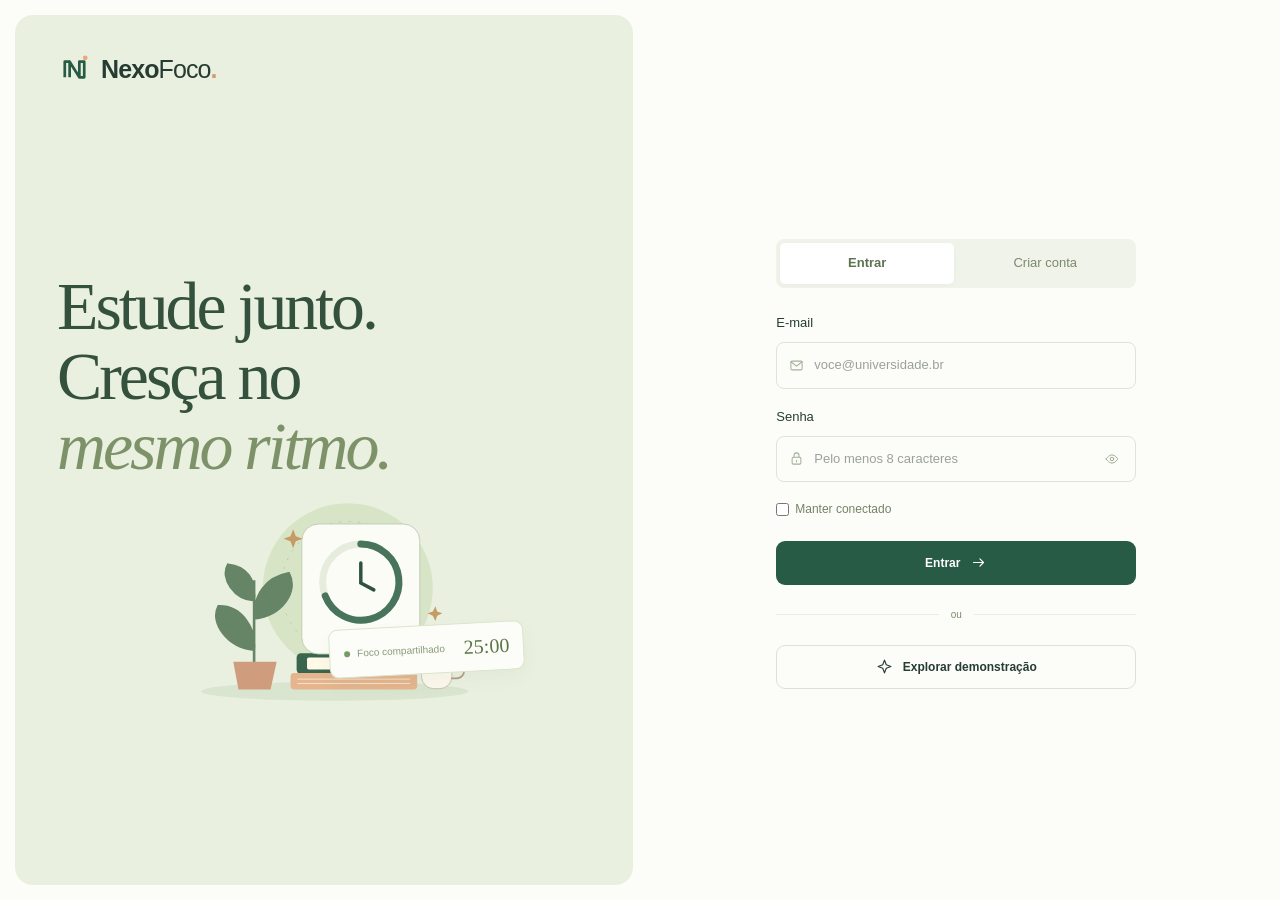
<file: frontend/index.html>
<!DOCTYPE html>
<html lang="pt-BR">
<head>
  <meta charset="UTF-8">
  <meta name="viewport" content="width=device-width, initial-scale=1.0">
  <title>NexoFoco · Seu ritmo, em boa companhia</title>
  <link rel="icon" href="assets/favicon.svg" type="image/svg+xml">
  <link rel="stylesheet" href="css/style.css">
</head>
<body>
  <a class="skip-link" href="#conteudo">Pular para o conteúdo</a>
  <main class="access-page" id="conteudo" tabindex="-1">
    <section class="access-story">
      <a class="brand" href="index.html"><span class="brand-symbol"><svg viewBox="0 0 36 36" fill="none" aria-hidden="true"><path d="M8 26V10h5l10 16V10h5v16h-5L13 10v16" stroke="currentColor" stroke-width="2.8" stroke-linejoin="round"/><circle cx="29" cy="6" r="2.5" fill="#eda77e"/></svg></span><span>Nexo<span class="brand-focus">Foco</span><span class="brand-dot">.</span></span></a>
      <div class="access-story-content">
        <h1>Estude junto.<br>Cresça no<br><em>mesmo ritmo.</em></h1>
        <div class="access-art">
          <img class="focus-art" src="assets/focus-art.svg" alt="">
          <div class="floating-study"><span class="dot green"></span>Foco compartilhado<span class="floating-time">25:00</span></div>
        </div>
      </div>
    </section>

    <section class="access-form">
      <div class="access-form-inner">
              <div class="auth-tabs">
          <button type="button" id="aba-entrar" class="selected">Entrar</button>
          <button type="button" id="aba-criar">Criar conta</button>
        </div>

        <!-- Se os campos estiverem certos, o formulário é enviado e o navegador abre o dashboard.html -->
        <form id="form-acesso" action="dashboard.html" method="post" novalidate>
          <label class="field escondido" id="campo-nome">Nome completo
            <input id="nome" name="nome" placeholder="Seu nome">
            <span id="erro-nome" class="field-error"></span>
          </label>
          <label class="field">E-mail
            <div class="input-icon"><svg class="icon" viewBox="0 0 24 24" aria-hidden="true"><rect x="3" y="5" width="18" height="14" rx="2"/><path d="m3 6 9 7 9-7"/></svg><input id="email" name="email" type="email" placeholder="voce@universidade.br"></div>
            <span id="erro-email" class="field-error"></span>
          </label>
          <label class="field">Senha
            <div class="input-icon"><svg class="icon" viewBox="0 0 24 24" aria-hidden="true"><rect x="5" y="10" width="14" height="11" rx="2"/><path d="M8 10V7a4 4 0 0 1 8 0v3m-4 5v2"/></svg><input id="senha" name="senha" type="password" placeholder="Pelo menos 8 caracteres"><button type="button" class="icon-btn" id="mostrar-senha" aria-label="Mostrar senha"><svg class="icon" viewBox="0 0 24 24" aria-hidden="true"><path d="M2 12s4-7 10-7 10 7 10 7-4 7-10 7S2 12 2 12Z"/><circle cx="12" cy="12" r="3"/></svg></button></div>
            <span id="erro-senha" class="field-error"></span>
          </label>
          <label class="remember" id="lembrar"><input name="lembrar" type="checkbox">Manter conectado</label>
          <button class="btn btn-primary full" type="submit"><span id="texto-botao">Entrar</span><svg class="icon" viewBox="0 0 24 24" aria-hidden="true"><path d="M5 12h14m-5-5 5 5-5 5"/></svg></button>
        </form>

        <div class="auth-divider"><span>ou</span></div>
        <a class="btn btn-outline full" href="dashboard.html"><svg class="icon" viewBox="0 0 24 24" aria-hidden="true"><path d="m12 3 2.5 6.5L21 12l-6.5 2.5L12 21l-2.5-6.5L3 12l6.5-2.5Z"/></svg>Explorar demonstração</a>
      </div>
    </section>
  </main>

  <script src="js/acesso.js"></script>
</body>
</html>
</file>
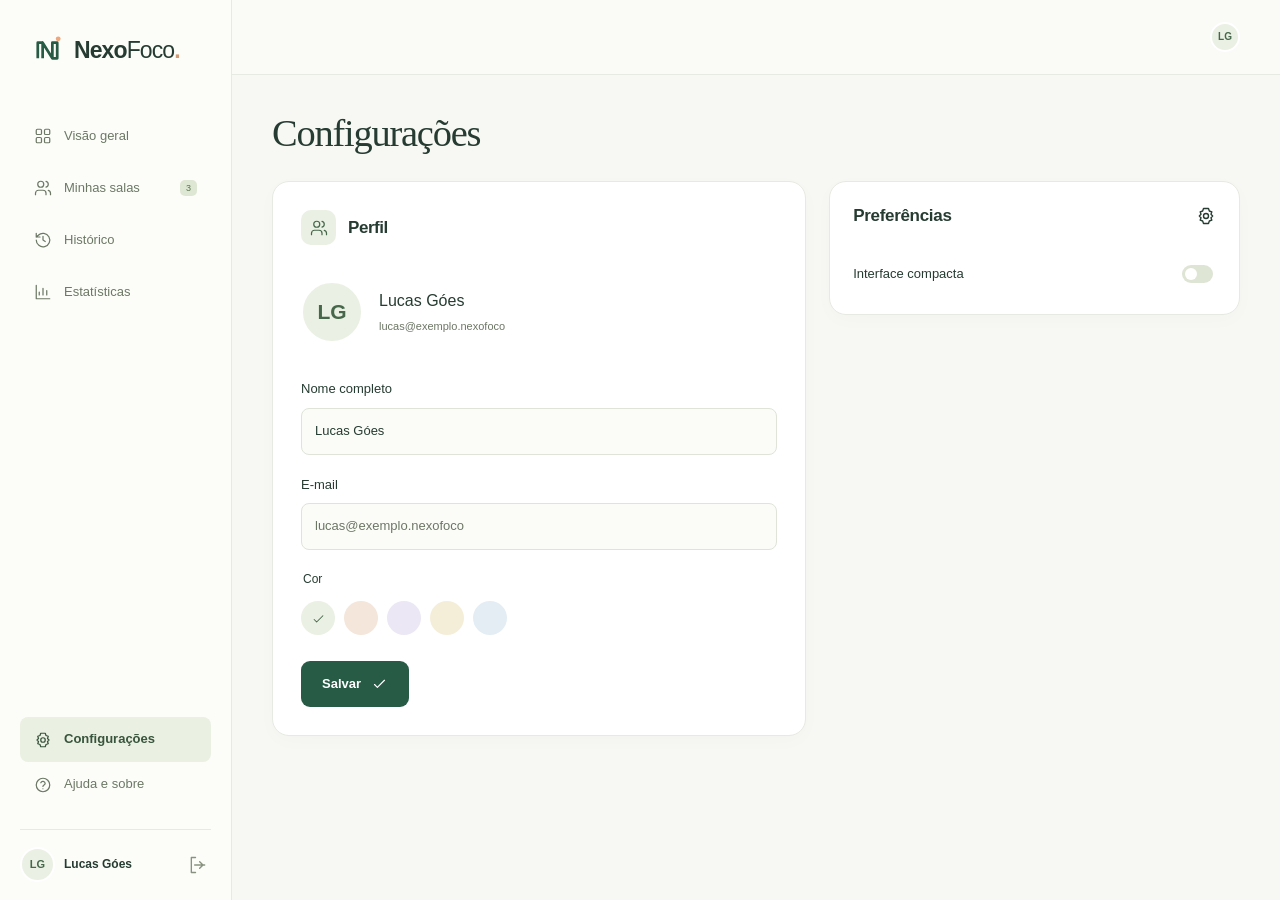
<file: frontend/configuracoes.html>
<!DOCTYPE html>
<html lang="pt-BR">
<head>
  <meta charset="UTF-8">
  <meta name="viewport" content="width=device-width, initial-scale=1.0">
  <title>NexoFoco · Configurações</title>
  <link rel="icon" href="assets/favicon.svg" type="image/svg+xml">
  <link rel="stylesheet" href="css/style.css">
</head>
<body>
  <a class="skip-link" href="#conteudo">Pular para o conteúdo</a>
  <div class="app-shell">
    <!-- Barra lateral: igual em todas as páginas, muda só o item marcado com a classe active -->
    <aside class="sidebar" id="sidebar">
      <a class="brand" href="dashboard.html" aria-label="NexoFoco, início"><span class="brand-symbol"><svg viewBox="0 0 36 36" fill="none" aria-hidden="true"><path d="M8 26V10h5l10 16V10h5v16h-5L13 10v16" stroke="currentColor" stroke-width="2.8" stroke-linejoin="round"/><circle cx="29" cy="6" r="2.5" fill="#eda77e"/></svg></span><span>Nexo<span class="brand-focus">Foco</span><span class="brand-dot">.</span></span></a>
      <nav aria-label="Navegação principal">
        <a class="nav-item" href="dashboard.html"><svg class="icon" viewBox="0 0 24 24" aria-hidden="true"><rect x="3" y="3" width="7" height="7" rx="1.5"/><rect x="14" y="3" width="7" height="7" rx="1.5"/><rect x="3" y="14" width="7" height="7" rx="1.5"/><rect x="14" y="14" width="7" height="7" rx="1.5"/></svg><span>Visão geral</span></a>
        <a class="nav-item" href="salas.html"><svg class="icon" viewBox="0 0 24 24" aria-hidden="true"><path d="M16 21v-2a4 4 0 0 0-4-4H6a4 4 0 0 0-4 4v2m20 0v-2a4 4 0 0 0-3-3.87"/><circle cx="9" cy="7" r="4"/><path d="M16 3.13a4 4 0 0 1 0 7.75"/></svg><span>Minhas salas</span><span class="nav-count">3</span></a>
        <a class="nav-item" href="historico.html"><svg class="icon" viewBox="0 0 24 24" aria-hidden="true"><path d="M3 12a9 9 0 1 0 2.7-6.4L3 8m0-5v5h5m4-1v5l3 2"/></svg><span>Histórico</span></a>
        <a class="nav-item" href="estatisticas.html"><svg class="icon" viewBox="0 0 24 24" aria-hidden="true"><path d="M3 3v18h18M7 16v-4m5 4V7m5 9v-6"/></svg><span>Estatísticas</span></a>
      </nav>
      <div class="sidebar-bottom">
        <a class="nav-item active" href="configuracoes.html"><svg class="icon" viewBox="0 0 24 24" aria-hidden="true"><path d="m9 3-1 3-3 1 1 3-2 2 2 2-1 3 3 1 1 3h6l1-3 3-1-1-3 2-2-2-2 1-3-3-1-1-3Z"/><circle cx="12" cy="12" r="3"/></svg><span>Configurações</span></a>
        <button class="nav-item" id="botao-ajuda"><svg class="icon" viewBox="0 0 24 24" aria-hidden="true"><circle cx="12" cy="12" r="9"/><path d="M9.1 9a3 3 0 0 1 5.8 1c0 2-3 2-3 4m0 3h.01"/></svg><span>Ajuda e sobre</span></button>
        <div class="sidebar-profile">
          <span class="avatar green perfil-avatar">LG</span>
          <div><strong class="perfil-nome">Lucas Góes</strong></div>
          <a class="icon-btn" href="index.html" aria-label="Sair da conta"><svg class="icon" viewBox="0 0 24 24" aria-hidden="true"><path d="M9 21H4V3h5m5 5 4 4-4 4m-6-4h12"/></svg></a>
        </div>
      </div>
    </aside>

    <div class="workspace">
      <header class="topbar">
        <div class="breadcrumbs">
          <button class="icon-btn mobile-menu" id="botao-menu" aria-label="Abrir navegação"><svg class="icon" viewBox="0 0 24 24" aria-hidden="true"><path d="M4 6h16M4 12h16M4 18h16"/></svg></button>
        </div>
        <div class="topbar-right">
          <a href="configuracoes.html" class="profile-link" aria-label="Meu perfil"><span class="avatar small green perfil-avatar">LG</span></a>
        </div>
      </header>

      <main class="main-content" id="conteudo" tabindex="-1">
        <div class="page-heading"><div><h1>Configurações</h1></div></div>

        <div class="settings-layout">
          <section class="panel form-panel">
            <div class="panel-title"><span class="icon-tile green"><svg class="icon" viewBox="0 0 24 24" aria-hidden="true"><path d="M16 21v-2a4 4 0 0 0-4-4H6a4 4 0 0 0-4 4v2m20 0v-2a4 4 0 0 0-3-3.87"/><circle cx="9" cy="7" r="4"/><path d="M16 3.13a4 4 0 0 1 0 7.75"/></svg></span><div><h2>Perfil</h2></div></div>
            <div class="profile-preview"><span class="avatar big green perfil-avatar">LG</span><div><strong class="perfil-nome">Lucas Góes</strong><span>lucas@exemplo.nexofoco</span></div></div>
            <form id="form-perfil" novalidate>
              <label class="field">Nome completo
                <input id="nome-perfil" name="nome" value="Lucas Góes" maxlength="60">
                <span id="erro-perfil" class="field-error"></span>
              </label>
              <label class="field">E-mail<input type="email" value="lucas@exemplo.nexofoco" disabled></label>
              <!-- Ao escolher uma cor, configuracoes.js troca a classe de cor dos avatares -->
              <fieldset class="color-options">
                <legend>Cor</legend>
                <label class="green"><input type="radio" name="cor" value="green" checked><span><svg class="icon" viewBox="0 0 24 24" aria-hidden="true"><path d="m5 12 4 4L19 6"/></svg><span class="sr-only">Verde</span></span></label>
                <label class="peach"><input type="radio" name="cor" value="peach"><span><svg class="icon" viewBox="0 0 24 24" aria-hidden="true"><path d="m5 12 4 4L19 6"/></svg><span class="sr-only">Pêssego</span></span></label>
                <label class="purple"><input type="radio" name="cor" value="purple"><span><svg class="icon" viewBox="0 0 24 24" aria-hidden="true"><path d="m5 12 4 4L19 6"/></svg><span class="sr-only">Lilás</span></span></label>
                <label class="yellow"><input type="radio" name="cor" value="yellow"><span><svg class="icon" viewBox="0 0 24 24" aria-hidden="true"><path d="m5 12 4 4L19 6"/></svg><span class="sr-only">Amarelo</span></span></label>
                <label class="blue"><input type="radio" name="cor" value="blue"><span><svg class="icon" viewBox="0 0 24 24" aria-hidden="true"><path d="m5 12 4 4L19 6"/></svg><span class="sr-only">Azul</span></span></label>
              </fieldset>
              <p class="notice escondido" id="mensagem-perfil"><svg class="icon" viewBox="0 0 24 24" aria-hidden="true"><path d="m5 12 4 4L19 6"/></svg>Perfil atualizado!</p>
              <button class="btn btn-primary" type="submit">Salvar<svg class="icon" viewBox="0 0 24 24" aria-hidden="true"><path d="m5 12 4 4L19 6"/></svg></button>
            </form>
          </section>
          <aside>
            <section class="panel">
              <div class="section-heading"><h2>Preferências</h2><svg class="icon" viewBox="0 0 24 24" aria-hidden="true"><path d="m9 3-1 3-3 1 1 3-2 2 2 2-1 3 3 1 1 3h6l1-3 3-1-1-3 2-2-2-2 1-3-3-1-1-3Z"/><circle cx="12" cy="12" r="3"/></svg></div>
              <label class="setting-toggle"><span><strong>Interface compacta</strong></span><input id="modo-compacto" type="checkbox"></label>
            </section>
          </aside>
        </div>
      </main>
    </div>
  </div>

  <!-- Janela "Ajuda e sobre": aparece quando comum.js remove a classe escondido -->
  <div class="modal escondido" id="modal-ajuda">
    <div class="modal-box">
      <div class="modal-header">
        <h2>Como funciona</h2>
        <button class="icon-btn fechar-modal" aria-label="Fechar"><svg class="icon" viewBox="0 0 24 24" aria-hidden="true"><path d="m6 6 12 12M6 18 18 6"/></svg></button>
      </div>
      <ol class="help-steps">
        <li>Crie uma sala e defina os tempos.</li>
        <li>Compartilhe o código com o grupo.</li>
        <li>Adicione metas e marque que está pronto.</li>
        <li>Consulte o resumo ao final.</li>
      </ol>
      <p class="muted">Projeto acadêmico INF321<br>Otávio Silva Bitencourt · Mateus José Dias · Lucas Carvalho de Góes</p>
      <div class="modal-actions">
        <button class="btn btn-outline fechar-modal">Voltar</button>
      </div>
    </div>
  </div>

  <script src="js/comum.js"></script>
  <script src="js/configuracoes.js"></script>
</body>
</html>
</file>
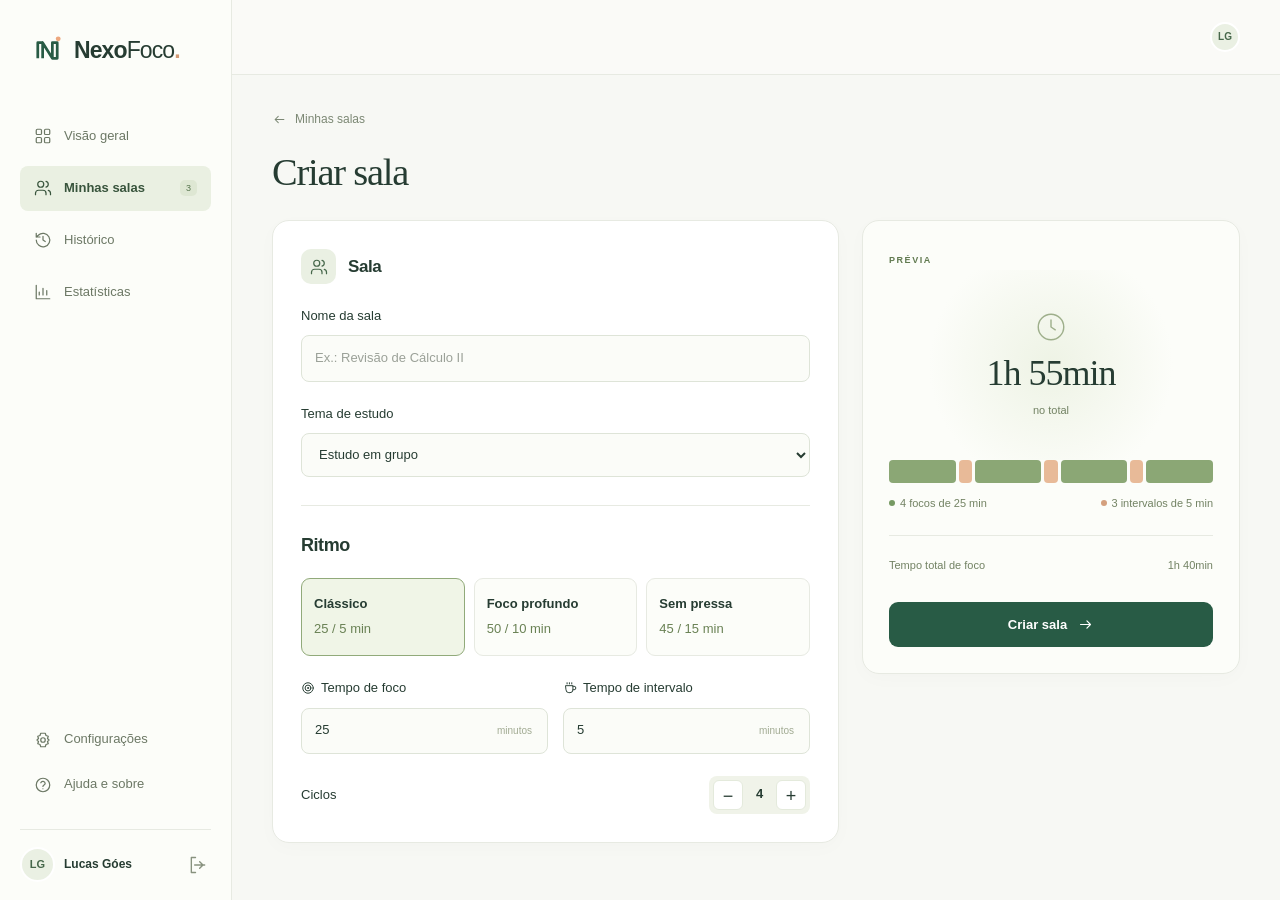
<file: frontend/criar.html>
<!DOCTYPE html>
<html lang="pt-BR">
<head>
  <meta charset="UTF-8">
  <meta name="viewport" content="width=device-width, initial-scale=1.0">
  <title>NexoFoco · Criar sala</title>
  <link rel="icon" href="assets/favicon.svg" type="image/svg+xml">
  <link rel="stylesheet" href="css/style.css">
</head>
<body>
  <a class="skip-link" href="#conteudo">Pular para o conteúdo</a>
  <div class="app-shell">
    <!-- Barra lateral: igual em todas as páginas, muda só o item marcado com a classe active -->
    <aside class="sidebar" id="sidebar">
      <a class="brand" href="dashboard.html" aria-label="NexoFoco, início"><span class="brand-symbol"><svg viewBox="0 0 36 36" fill="none" aria-hidden="true"><path d="M8 26V10h5l10 16V10h5v16h-5L13 10v16" stroke="currentColor" stroke-width="2.8" stroke-linejoin="round"/><circle cx="29" cy="6" r="2.5" fill="#eda77e"/></svg></span><span>Nexo<span class="brand-focus">Foco</span><span class="brand-dot">.</span></span></a>
      <nav aria-label="Navegação principal">
        <a class="nav-item" href="dashboard.html"><svg class="icon" viewBox="0 0 24 24" aria-hidden="true"><rect x="3" y="3" width="7" height="7" rx="1.5"/><rect x="14" y="3" width="7" height="7" rx="1.5"/><rect x="3" y="14" width="7" height="7" rx="1.5"/><rect x="14" y="14" width="7" height="7" rx="1.5"/></svg><span>Visão geral</span></a>
        <a class="nav-item active" href="salas.html"><svg class="icon" viewBox="0 0 24 24" aria-hidden="true"><path d="M16 21v-2a4 4 0 0 0-4-4H6a4 4 0 0 0-4 4v2m20 0v-2a4 4 0 0 0-3-3.87"/><circle cx="9" cy="7" r="4"/><path d="M16 3.13a4 4 0 0 1 0 7.75"/></svg><span>Minhas salas</span><span class="nav-count">3</span></a>
        <a class="nav-item" href="historico.html"><svg class="icon" viewBox="0 0 24 24" aria-hidden="true"><path d="M3 12a9 9 0 1 0 2.7-6.4L3 8m0-5v5h5m4-1v5l3 2"/></svg><span>Histórico</span></a>
        <a class="nav-item" href="estatisticas.html"><svg class="icon" viewBox="0 0 24 24" aria-hidden="true"><path d="M3 3v18h18M7 16v-4m5 4V7m5 9v-6"/></svg><span>Estatísticas</span></a>
      </nav>
      <div class="sidebar-bottom">
        <a class="nav-item" href="configuracoes.html"><svg class="icon" viewBox="0 0 24 24" aria-hidden="true"><path d="m9 3-1 3-3 1 1 3-2 2 2 2-1 3 3 1 1 3h6l1-3 3-1-1-3 2-2-2-2 1-3-3-1-1-3Z"/><circle cx="12" cy="12" r="3"/></svg><span>Configurações</span></a>
        <button class="nav-item" id="botao-ajuda"><svg class="icon" viewBox="0 0 24 24" aria-hidden="true"><circle cx="12" cy="12" r="9"/><path d="M9.1 9a3 3 0 0 1 5.8 1c0 2-3 2-3 4m0 3h.01"/></svg><span>Ajuda e sobre</span></button>
        <div class="sidebar-profile">
          <span class="avatar green perfil-avatar">LG</span>
          <div><strong class="perfil-nome">Lucas Góes</strong></div>
          <a class="icon-btn" href="index.html" aria-label="Sair da conta"><svg class="icon" viewBox="0 0 24 24" aria-hidden="true"><path d="M9 21H4V3h5m5 5 4 4-4 4m-6-4h12"/></svg></a>
        </div>
      </div>
    </aside>

    <div class="workspace">
      <header class="topbar">
        <div class="breadcrumbs">
          <button class="icon-btn mobile-menu" id="botao-menu" aria-label="Abrir navegação"><svg class="icon" viewBox="0 0 24 24" aria-hidden="true"><path d="M4 6h16M4 12h16M4 18h16"/></svg></button>
        </div>
        <div class="topbar-right">
          <a href="configuracoes.html" class="profile-link" aria-label="Meu perfil"><span class="avatar small green perfil-avatar">LG</span></a>
        </div>
      </header>

      <main class="main-content" id="conteudo" tabindex="-1">
        <a href="salas.html" class="back-link"><svg class="icon" viewBox="0 0 24 24" aria-hidden="true"><path d="M19 12H5m5-5-5 5 5 5"/></svg>Minhas salas</a>
        <div class="page-heading"><div><h1>Criar sala</h1></div></div>

        <!-- Validado por criar.js. Os campos com name vão na URL: sala.html?nome=...&tema=...&foco=...&intervalo=...&ciclos=... -->
        <form id="form-criar" class="create-grid" action="sala.html" method="get" novalidate>
          <section class="panel form-panel">
            <div class="panel-title"><span class="icon-tile green"><svg class="icon" viewBox="0 0 24 24" aria-hidden="true"><path d="M16 21v-2a4 4 0 0 0-4-4H6a4 4 0 0 0-4 4v2m20 0v-2a4 4 0 0 0-3-3.87"/><circle cx="9" cy="7" r="4"/><path d="M16 3.13a4 4 0 0 1 0 7.75"/></svg></span><div><h2>Sala</h2></div></div>
            <label class="field">Nome da sala
              <input id="nome-sala" name="nome" placeholder="Ex.: Revisão de Cálculo II" maxlength="70">
              <span class="field-error" id="erro-nome"></span>
            </label>
            <label class="field">Tema de estudo
              <select id="tema-sala" name="tema">
                <option>Estudo em grupo</option>
                <option>Matemática</option>
                <option>Computação</option>
                <option>Leitura</option>
                <option>Preparação para provas</option>
                <option>Idiomas</option>
              </select>
            </label>
            <hr>
            <div><h2>Ritmo</h2></div>
            <div class="preset-grid">
              <button type="button" class="preset selected"><strong>Clássico</strong><span>25 / 5 min</span></button>
              <button type="button" class="preset"><strong>Foco profundo</strong><span>50 / 10 min</span></button>
              <button type="button" class="preset"><strong>Sem pressa</strong><span>45 / 15 min</span></button>
            </div>
            <div class="time-fields">
              <label class="field"><svg class="icon" viewBox="0 0 24 24" aria-hidden="true"><circle cx="12" cy="12" r="9"/><circle cx="12" cy="12" r="5"/><circle cx="12" cy="12" r="1"/></svg>Tempo de foco<div class="unit-input"><input id="foco" name="foco" type="number" min="1" max="120" value="25"><span>minutos</span></div></label>
              <label class="field"><svg class="icon" viewBox="0 0 24 24" aria-hidden="true"><path d="M5 8h12v7a5 5 0 0 1-5 5h-2a5 5 0 0 1-5-5Zm12 1h2a3 3 0 0 1 0 6h-2M7 3v2m4-2v2m4-2v2"/></svg>Tempo de intervalo<div class="unit-input"><input id="intervalo" name="intervalo" type="number" min="1" max="30" value="5"><span>minutos</span></div></label>
            </div>
            <div class="cycles-row">
              <div><strong>Ciclos</strong></div>
              <div class="stepper">
                <button type="button" id="menos-ciclos" aria-label="Diminuir ciclos">−</button>
                <span id="contador-ciclos">4</span>
                <button type="button" id="mais-ciclos" aria-label="Aumentar ciclos">+</button>
              </div>
              <!-- Campo invisível: guarda o número de ciclos para ser enviado junto com o formulário -->
              <input type="hidden" id="ciclos" name="ciclos" value="4">
            </div>
            <span class="field-error" id="erro-tempos"></span>
          </section>

          <aside class="panel preview-panel">
            <span class="eyebrow">PRÉVIA</span>
            <div>
              <div class="preview-orbit"><svg class="icon" viewBox="0 0 24 24" aria-hidden="true"><circle cx="12" cy="12" r="9"/><path d="M12 7v5l3 2"/></svg><strong id="previa-total">1h 55min</strong><span>no total</span></div>
              <!-- Os blocos de foco e intervalo são criados pelo JavaScript -->
              <div class="timeline" id="linha-do-tempo"></div>
              <div class="timeline-labels">
                <span><i class="dot green"></i><span id="previa-focos">4 focos de 25 min</span></span>
                <span><i class="dot peach"></i><span id="previa-intervalos">3 intervalos de 5 min</span></span>
              </div>
              <hr>
              <div class="preview-details"><span>Tempo total de foco<strong id="previa-foco-total">1h 40min</strong></span></div>
            </div>
            <button class="btn btn-primary full" type="submit">Criar sala<svg class="icon" viewBox="0 0 24 24" aria-hidden="true"><path d="M5 12h14m-5-5 5 5-5 5"/></svg></button>
          </aside>
        </form>
      </main>
    </div>
  </div>

  <!-- Janela "Ajuda e sobre": aparece quando comum.js remove a classe escondido -->
  <div class="modal escondido" id="modal-ajuda">
    <div class="modal-box">
      <div class="modal-header">
        <h2>Como funciona</h2>
        <button class="icon-btn fechar-modal" aria-label="Fechar"><svg class="icon" viewBox="0 0 24 24" aria-hidden="true"><path d="m6 6 12 12M6 18 18 6"/></svg></button>
      </div>
      <ol class="help-steps">
        <li>Crie uma sala e defina os tempos.</li>
        <li>Compartilhe o código com o grupo.</li>
        <li>Adicione metas e marque que está pronto.</li>
        <li>Consulte o resumo ao final.</li>
      </ol>
      <p class="muted">Projeto acadêmico INF321<br>Otávio Silva Bitencourt · Mateus José Dias · Lucas Carvalho de Góes</p>
      <div class="modal-actions">
        <button class="btn btn-outline fechar-modal">Voltar</button>
      </div>
    </div>
  </div>

  <script src="js/comum.js"></script>
  <script src="js/criar.js"></script>
</body>
</html>
</file>
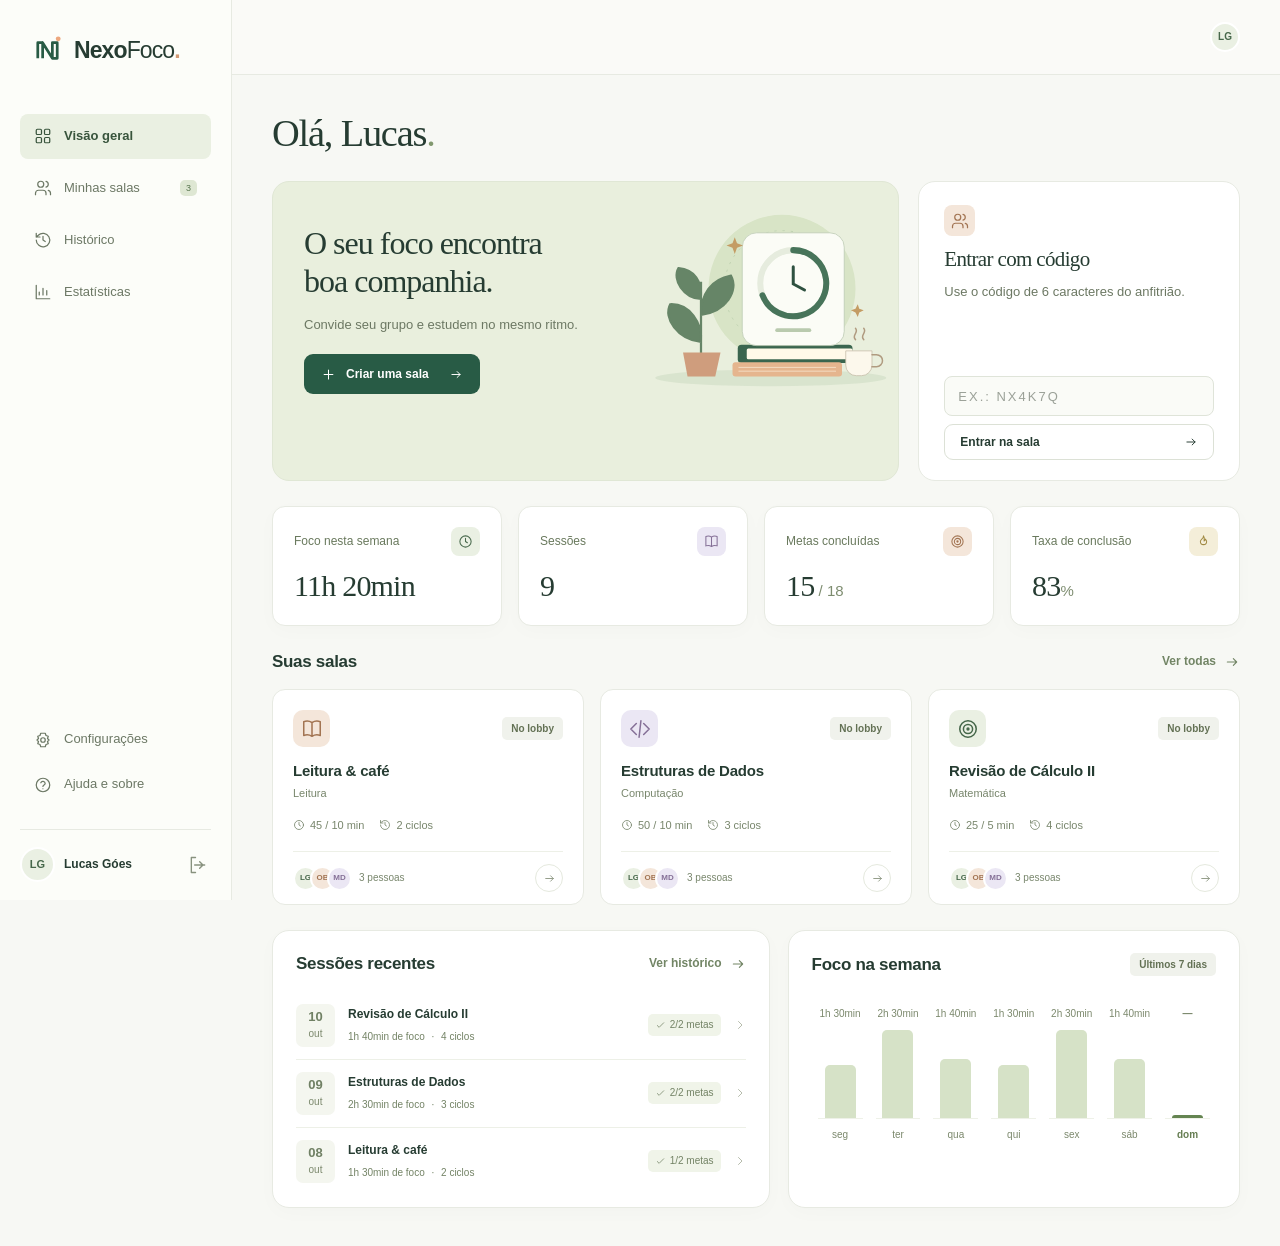
<file: frontend/dashboard.html>
<!DOCTYPE html>
<html lang="pt-BR">
<head>
  <meta charset="UTF-8">
  <meta name="viewport" content="width=device-width, initial-scale=1.0">
  <title>NexoFoco · Visão geral</title>
  <link rel="icon" href="assets/favicon.svg" type="image/svg+xml">
  <link rel="stylesheet" href="css/style.css">
</head>
<body>
  <a class="skip-link" href="#conteudo">Pular para o conteúdo</a>
  <div class="app-shell">
    <!-- Barra lateral: igual em todas as páginas, muda só o item marcado com a classe active -->
    <aside class="sidebar" id="sidebar">
      <a class="brand" href="dashboard.html" aria-label="NexoFoco, início"><span class="brand-symbol"><svg viewBox="0 0 36 36" fill="none" aria-hidden="true"><path d="M8 26V10h5l10 16V10h5v16h-5L13 10v16" stroke="currentColor" stroke-width="2.8" stroke-linejoin="round"/><circle cx="29" cy="6" r="2.5" fill="#eda77e"/></svg></span><span>Nexo<span class="brand-focus">Foco</span><span class="brand-dot">.</span></span></a>
      <nav aria-label="Navegação principal">
        <a class="nav-item active" href="dashboard.html"><svg class="icon" viewBox="0 0 24 24" aria-hidden="true"><rect x="3" y="3" width="7" height="7" rx="1.5"/><rect x="14" y="3" width="7" height="7" rx="1.5"/><rect x="3" y="14" width="7" height="7" rx="1.5"/><rect x="14" y="14" width="7" height="7" rx="1.5"/></svg><span>Visão geral</span></a>
        <a class="nav-item" href="salas.html"><svg class="icon" viewBox="0 0 24 24" aria-hidden="true"><path d="M16 21v-2a4 4 0 0 0-4-4H6a4 4 0 0 0-4 4v2m20 0v-2a4 4 0 0 0-3-3.87"/><circle cx="9" cy="7" r="4"/><path d="M16 3.13a4 4 0 0 1 0 7.75"/></svg><span>Minhas salas</span><span class="nav-count">3</span></a>
        <a class="nav-item" href="historico.html"><svg class="icon" viewBox="0 0 24 24" aria-hidden="true"><path d="M3 12a9 9 0 1 0 2.7-6.4L3 8m0-5v5h5m4-1v5l3 2"/></svg><span>Histórico</span></a>
        <a class="nav-item" href="estatisticas.html"><svg class="icon" viewBox="0 0 24 24" aria-hidden="true"><path d="M3 3v18h18M7 16v-4m5 4V7m5 9v-6"/></svg><span>Estatísticas</span></a>
      </nav>
      <div class="sidebar-bottom">
        <a class="nav-item" href="configuracoes.html"><svg class="icon" viewBox="0 0 24 24" aria-hidden="true"><path d="m9 3-1 3-3 1 1 3-2 2 2 2-1 3 3 1 1 3h6l1-3 3-1-1-3 2-2-2-2 1-3-3-1-1-3Z"/><circle cx="12" cy="12" r="3"/></svg><span>Configurações</span></a>
        <button class="nav-item" id="botao-ajuda"><svg class="icon" viewBox="0 0 24 24" aria-hidden="true"><circle cx="12" cy="12" r="9"/><path d="M9.1 9a3 3 0 0 1 5.8 1c0 2-3 2-3 4m0 3h.01"/></svg><span>Ajuda e sobre</span></button>
        <div class="sidebar-profile">
          <span class="avatar green perfil-avatar">LG</span>
          <div><strong class="perfil-nome">Lucas Góes</strong></div>
          <a class="icon-btn" href="index.html" aria-label="Sair da conta"><svg class="icon" viewBox="0 0 24 24" aria-hidden="true"><path d="M9 21H4V3h5m5 5 4 4-4 4m-6-4h12"/></svg></a>
        </div>
      </div>
    </aside>

    <div class="workspace">
      <header class="topbar">
        <div class="breadcrumbs">
          <button class="icon-btn mobile-menu" id="botao-menu" aria-label="Abrir navegação"><svg class="icon" viewBox="0 0 24 24" aria-hidden="true"><path d="M4 6h16M4 12h16M4 18h16"/></svg></button>
        </div>
        <div class="topbar-right">
          <a href="configuracoes.html" class="profile-link" aria-label="Meu perfil"><span class="avatar small green perfil-avatar">LG</span></a>
        </div>
      </header>

      <main class="main-content" id="conteudo" tabindex="-1">
        <div class="page-heading">
          <div><h1>Olá, Lucas<span class="greeting-dot">.</span></h1></div>
        </div>

        <div class="dashboard-actions">
          <section class="hero-card">
            <div class="hero-copy">
              <h2>O seu foco encontra<br>boa companhia.</h2>
              <p>Convide seu grupo e estudem no mesmo ritmo.</p>
              <a href="criar.html" class="btn btn-primary"><svg class="icon" viewBox="0 0 24 24" aria-hidden="true"><path d="M12 5v14M5 12h14"/></svg>Criar uma sala<svg class="icon" viewBox="0 0 24 24" aria-hidden="true"><path d="M5 12h14m-5-5 5 5-5 5"/></svg></a>
            </div>
            <img class="focus-art" src="assets/focus-art.svg" alt="">
          </section>
          <section class="join-card">
            <span class="icon-tile peach"><svg class="icon" viewBox="0 0 24 24" aria-hidden="true"><path d="M16 21v-2a4 4 0 0 0-4-4H6a4 4 0 0 0-4 4v2m20 0v-2a4 4 0 0 0-3-3.87"/><circle cx="9" cy="7" r="4"/><path d="M16 3.13a4 4 0 0 1 0 7.75"/></svg></span>
            <h2>Entrar com código</h2>
            <p>Use o código de 6 caracteres do anfitrião.</p>
            <!-- Validado por entrar.js. Se o código existir, o navegador abre sala.html?codigo=... -->
            <form id="form-codigo" action="sala.html" method="get" novalidate>
              <label class="sr-only" for="codigo">Código da sala</label>
              <input id="codigo" name="codigo" class="code-input" placeholder="Ex.: NX4K7Q" maxlength="6" autocomplete="off">
              <span class="field-error" id="erro-codigo"></span>
              <button class="btn btn-outline full" type="submit">Entrar na sala<svg class="icon" viewBox="0 0 24 24" aria-hidden="true"><path d="M5 12h14m-5-5 5 5-5 5"/></svg></button>
            </form>
          </section>
        </div>

        <div class="stats-grid">
          <article class="stat-card"><div class="stat-label"><span>Foco nesta semana</span><span class="icon-tile green"><svg class="icon" viewBox="0 0 24 24" aria-hidden="true"><circle cx="12" cy="12" r="9"/><path d="M12 7v5l3 2"/></svg></span></div><strong class="stat-value">11h 20min</strong></article>
          <article class="stat-card"><div class="stat-label"><span>Sessões</span><span class="icon-tile purple"><svg class="icon" viewBox="0 0 24 24" aria-hidden="true"><path d="M12 5C9 3 6 3 3 4v15c3-1 6-1 9 1 3-2 6-2 9-1V4c-3-1-6-1-9 1Zm0 0v15"/></svg></span></div><strong class="stat-value">9</strong></article>
          <article class="stat-card"><div class="stat-label"><span>Metas concluídas</span><span class="icon-tile peach"><svg class="icon" viewBox="0 0 24 24" aria-hidden="true"><circle cx="12" cy="12" r="9"/><circle cx="12" cy="12" r="5"/><circle cx="12" cy="12" r="1"/></svg></span></div><strong class="stat-value">15<small> / 18</small></strong></article>
          <article class="stat-card"><div class="stat-label"><span>Taxa de conclusão</span><span class="icon-tile yellow"><svg class="icon" viewBox="0 0 24 24" aria-hidden="true"><path d="M12 3c0 5-5 5-5 9a5 5 0 0 0 10 0c0-2-1-3-2-4 0 3-2 3-2 3s1-5-1-8Z"/></svg></span></div><strong class="stat-value">83<small>%</small></strong></article>
        </div>

        <section>
          <div class="section-heading"><h2>Suas salas</h2><a class="text-link" href="salas.html">Ver todas<svg class="icon" viewBox="0 0 24 24" aria-hidden="true"><path d="M5 12h14m-5-5 5 5-5 5"/></svg></a></div>
          <div class="rooms-grid">
            <article class="room-card sala-lobby">
              <div class="room-card-top"><span class="icon-tile large peach"><svg class="icon" viewBox="0 0 24 24" aria-hidden="true"><path d="M12 5C9 3 6 3 3 4v15c3-1 6-1 9 1 3-2 6-2 9-1V4c-3-1-6-1-9 1Zm0 0v15"/></svg></span><span class="badge neutral">No lobby</span></div>
              <h3>Leitura &amp; café</h3>
              <p class="room-subject">Leitura</p>
              <div class="room-config"><span><svg class="icon" viewBox="0 0 24 24" aria-hidden="true"><circle cx="12" cy="12" r="9"/><path d="M12 7v5l3 2"/></svg>45 / 10 min</span><span><svg class="icon" viewBox="0 0 24 24" aria-hidden="true"><path d="M3 12a9 9 0 1 0 2.7-6.4L3 8m0-5v5h5m4-1v5l3 2"/></svg>2 ciclos</span></div>
              <div class="room-card-footer">
                <div class="avatar-stack"><span class="avatar small green">LG</span><span class="avatar small peach">OB</span><span class="avatar small purple">MD</span><span>3 pessoas</span></div>
                <a class="icon-btn room-arrow" href="sala.html?codigo=LC2W8M" aria-label="Abrir Leitura &amp; café"><svg class="icon" viewBox="0 0 24 24" aria-hidden="true"><path d="M5 12h14m-5-5 5 5-5 5"/></svg></a>
              </div>
            </article>
            <article class="room-card sala-lobby">
              <div class="room-card-top"><span class="icon-tile large purple"><svg class="icon" viewBox="0 0 24 24" aria-hidden="true"><path d="m8 6-6 6 6 6m8-12 6 6-6 6m-3-15-2 18"/></svg></span><span class="badge neutral">No lobby</span></div>
              <h3>Estruturas de Dados</h3>
              <p class="room-subject">Computação</p>
              <div class="room-config"><span><svg class="icon" viewBox="0 0 24 24" aria-hidden="true"><circle cx="12" cy="12" r="9"/><path d="M12 7v5l3 2"/></svg>50 / 10 min</span><span><svg class="icon" viewBox="0 0 24 24" aria-hidden="true"><path d="M3 12a9 9 0 1 0 2.7-6.4L3 8m0-5v5h5m4-1v5l3 2"/></svg>3 ciclos</span></div>
              <div class="room-card-footer">
                <div class="avatar-stack"><span class="avatar small green">LG</span><span class="avatar small peach">OB</span><span class="avatar small purple">MD</span><span>3 pessoas</span></div>
                <a class="icon-btn room-arrow" href="sala.html?codigo=ED5B9T" aria-label="Abrir Estruturas de Dados"><svg class="icon" viewBox="0 0 24 24" aria-hidden="true"><path d="M5 12h14m-5-5 5 5-5 5"/></svg></a>
              </div>
            </article>
            <article class="room-card sala-lobby">
              <div class="room-card-top"><span class="icon-tile large green"><svg class="icon" viewBox="0 0 24 24" aria-hidden="true"><circle cx="12" cy="12" r="9"/><circle cx="12" cy="12" r="5"/><circle cx="12" cy="12" r="1"/></svg></span><span class="badge neutral">No lobby</span></div>
              <h3>Revisão de Cálculo II</h3>
              <p class="room-subject">Matemática</p>
              <div class="room-config"><span><svg class="icon" viewBox="0 0 24 24" aria-hidden="true"><circle cx="12" cy="12" r="9"/><path d="M12 7v5l3 2"/></svg>25 / 5 min</span><span><svg class="icon" viewBox="0 0 24 24" aria-hidden="true"><path d="M3 12a9 9 0 1 0 2.7-6.4L3 8m0-5v5h5m4-1v5l3 2"/></svg>4 ciclos</span></div>
              <div class="room-card-footer">
                <div class="avatar-stack"><span class="avatar small green">LG</span><span class="avatar small peach">OB</span><span class="avatar small purple">MD</span><span>3 pessoas</span></div>
                <a class="icon-btn room-arrow" href="sala.html?codigo=NX4K7Q" aria-label="Abrir Revisão de Cálculo II"><svg class="icon" viewBox="0 0 24 24" aria-hidden="true"><path d="M5 12h14m-5-5 5 5-5 5"/></svg></a>
              </div>
            </article>
          </div>
        </section>

        <div class="dashboard-bottom">
          <section class="panel">
            <div class="section-heading"><h2>Sessões recentes</h2><a class="text-link" href="historico.html">Ver histórico<svg class="icon" viewBox="0 0 24 24" aria-hidden="true"><path d="M5 12h14m-5-5 5 5-5 5"/></svg></a></div>
            <a class="session-row ultimos-30 ultimos-7" href="resumo.html?nome=Revisão+de+Cálculo+II&data=10+de+outubro+às+15:30&motivo=concluida&foco=6000&duracao=6900&ciclos=4&planejados=4&puladas=0&meta_feita=Revisar+o+conteúdo&meta_feita=Resolver+exercícios"><span class="session-date"><strong>10</strong><small>out</small></span><span class="session-info"><strong>Revisão de Cálculo II</strong><span><span>1h 40min de foco</span> <i>·</i> <span>4 ciclos</span></span></span><span class="session-goals"><svg class="icon" viewBox="0 0 24 24" aria-hidden="true"><path d="m5 12 4 4L19 6"/></svg>2/2 metas</span><svg class="icon" viewBox="0 0 24 24" aria-hidden="true"><path d="m9 5 7 7-7 7"/></svg></a>
            <a class="session-row ultimos-30 ultimos-7" href="resumo.html?nome=Estruturas+de+Dados&data=09+de+outubro+às+19:10&motivo=concluida&foco=9000&duracao=10200&ciclos=3&planejados=3&puladas=0&meta_feita=Revisar+o+conteúdo&meta_feita=Resolver+exercícios"><span class="session-date"><strong>09</strong><small>out</small></span><span class="session-info"><strong>Estruturas de Dados</strong><span><span>2h 30min de foco</span> <i>·</i> <span>3 ciclos</span></span></span><span class="session-goals"><svg class="icon" viewBox="0 0 24 24" aria-hidden="true"><path d="m5 12 4 4L19 6"/></svg>2/2 metas</span><svg class="icon" viewBox="0 0 24 24" aria-hidden="true"><path d="m9 5 7 7-7 7"/></svg></a>
            <a class="session-row ultimos-30 ultimos-7" href="resumo.html?nome=Leitura+%26+café&data=08+de+outubro+às+09:20&motivo=concluida&foco=5400&duracao=6000&ciclos=2&planejados=2&puladas=0&meta_feita=Revisar+o+conteúdo&meta_pendente=Resolver+exercícios"><span class="session-date"><strong>08</strong><small>out</small></span><span class="session-info"><strong>Leitura &amp; café</strong><span><span>1h 30min de foco</span> <i>·</i> <span>2 ciclos</span></span></span><span class="session-goals"><svg class="icon" viewBox="0 0 24 24" aria-hidden="true"><path d="m5 12 4 4L19 6"/></svg>1/2 metas</span><svg class="icon" viewBox="0 0 24 24" aria-hidden="true"><path d="m9 5 7 7-7 7"/></svg></a>
          </section>
          <section class="panel week-panel">
            <div class="section-heading"><h2>Foco na semana</h2><span class="badge neutral">Últimos 7 dias</span></div>
            <div class="weekly-chart">
              <div class="chart-column"><span class="chart-amount">1h 30min</span><div class="bar-track"><div class="chart-bar" style="height: 60%"></div></div><span>seg</span></div>
              <div class="chart-column"><span class="chart-amount">2h 30min</span><div class="bar-track"><div class="chart-bar" style="height: 100%"></div></div><span>ter</span></div>
              <div class="chart-column"><span class="chart-amount">1h 40min</span><div class="bar-track"><div class="chart-bar" style="height: 67%"></div></div><span>qua</span></div>
              <div class="chart-column"><span class="chart-amount">1h 30min</span><div class="bar-track"><div class="chart-bar" style="height: 60%"></div></div><span>qui</span></div>
              <div class="chart-column"><span class="chart-amount">2h 30min</span><div class="bar-track"><div class="chart-bar" style="height: 100%"></div></div><span>sex</span></div>
              <div class="chart-column"><span class="chart-amount">1h 40min</span><div class="bar-track"><div class="chart-bar" style="height: 67%"></div></div><span>sáb</span></div>
              <div class="chart-column today"><span class="chart-amount">—</span><div class="bar-track"><div class="chart-bar" style="height: 3%"></div></div><span>dom</span></div>
            </div>
          </section>
        </div>
      </main>
    </div>
  </div>

  <!-- Janela "Ajuda e sobre": aparece quando comum.js remove a classe escondido -->
  <div class="modal escondido" id="modal-ajuda">
    <div class="modal-box">
      <div class="modal-header">
        <h2>Como funciona</h2>
        <button class="icon-btn fechar-modal" aria-label="Fechar"><svg class="icon" viewBox="0 0 24 24" aria-hidden="true"><path d="m6 6 12 12M6 18 18 6"/></svg></button>
      </div>
      <ol class="help-steps">
        <li>Crie uma sala e defina os tempos.</li>
        <li>Compartilhe o código com o grupo.</li>
        <li>Adicione metas e marque que está pronto.</li>
        <li>Consulte o resumo ao final.</li>
      </ol>
      <p class="muted">Projeto acadêmico INF321<br>Otávio Silva Bitencourt · Mateus José Dias · Lucas Carvalho de Góes</p>
      <div class="modal-actions">
        <button class="btn btn-outline fechar-modal">Voltar</button>
      </div>
    </div>
  </div>

  <script src="js/comum.js"></script>
  <script src="js/entrar.js"></script>
</body>
</html>
</file>
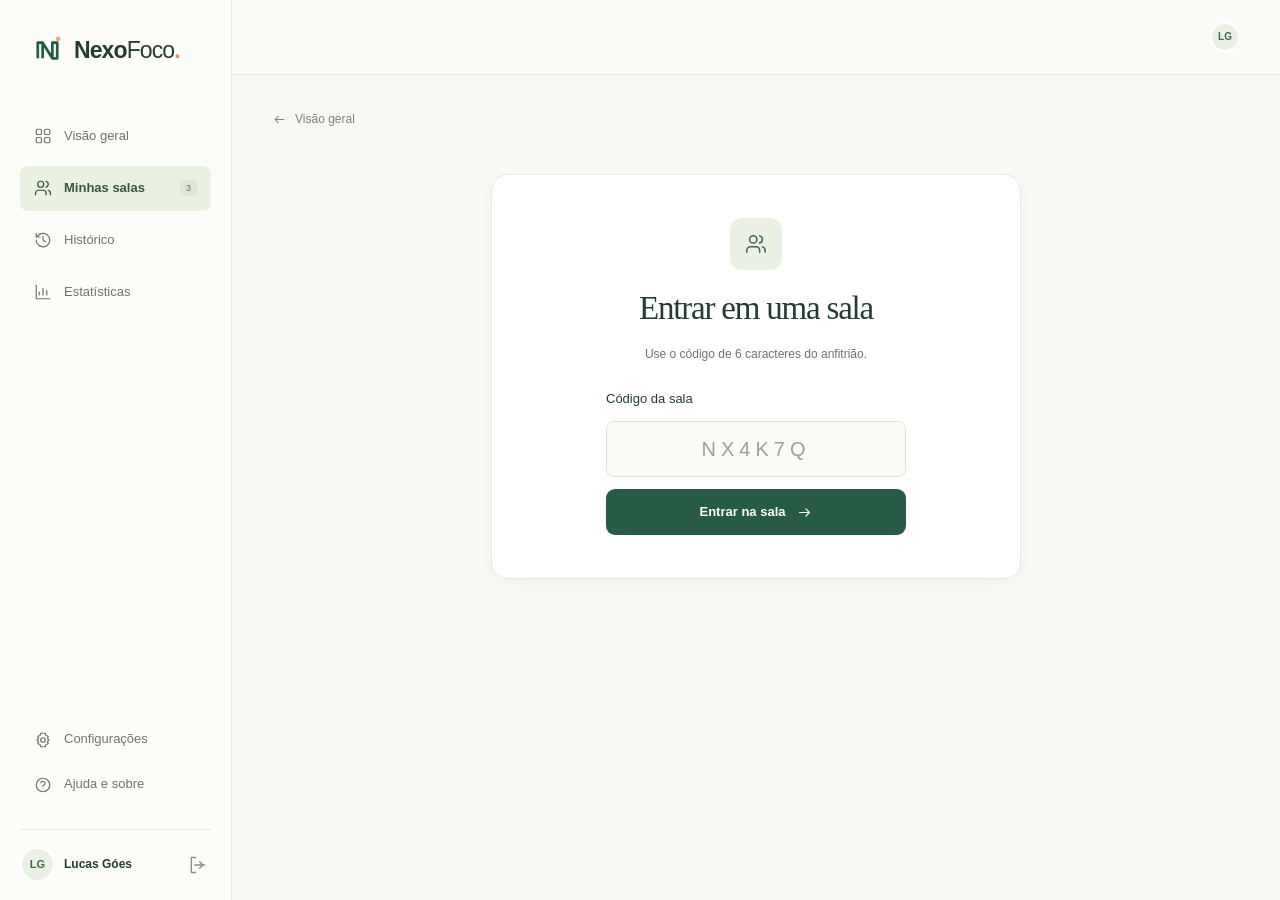
<file: frontend/entrar.html>
<!DOCTYPE html>
<html lang="pt-BR">
<head>
  <meta charset="UTF-8">
  <meta name="viewport" content="width=device-width, initial-scale=1.0">
  <title>NexoFoco · Entrar em uma sala</title>
  <link rel="icon" href="assets/favicon.svg" type="image/svg+xml">
  <link rel="stylesheet" href="css/style.css">
</head>
<body>
  <a class="skip-link" href="#conteudo">Pular para o conteúdo</a>
  <div class="app-shell">
    <!-- Barra lateral: igual em todas as páginas, muda só o item marcado com a classe active -->
    <aside class="sidebar" id="sidebar">
      <a class="brand" href="dashboard.html" aria-label="NexoFoco, início"><span class="brand-symbol"><svg viewBox="0 0 36 36" fill="none" aria-hidden="true"><path d="M8 26V10h5l10 16V10h5v16h-5L13 10v16" stroke="currentColor" stroke-width="2.8" stroke-linejoin="round"/><circle cx="29" cy="6" r="2.5" fill="#eda77e"/></svg></span><span>Nexo<span class="brand-focus">Foco</span><span class="brand-dot">.</span></span></a>
      <nav aria-label="Navegação principal">
        <a class="nav-item" href="dashboard.html"><svg class="icon" viewBox="0 0 24 24" aria-hidden="true"><rect x="3" y="3" width="7" height="7" rx="1.5"/><rect x="14" y="3" width="7" height="7" rx="1.5"/><rect x="3" y="14" width="7" height="7" rx="1.5"/><rect x="14" y="14" width="7" height="7" rx="1.5"/></svg><span>Visão geral</span></a>
        <a class="nav-item active" href="salas.html"><svg class="icon" viewBox="0 0 24 24" aria-hidden="true"><path d="M16 21v-2a4 4 0 0 0-4-4H6a4 4 0 0 0-4 4v2m20 0v-2a4 4 0 0 0-3-3.87"/><circle cx="9" cy="7" r="4"/><path d="M16 3.13a4 4 0 0 1 0 7.75"/></svg><span>Minhas salas</span><span class="nav-count">3</span></a>
        <a class="nav-item" href="historico.html"><svg class="icon" viewBox="0 0 24 24" aria-hidden="true"><path d="M3 12a9 9 0 1 0 2.7-6.4L3 8m0-5v5h5m4-1v5l3 2"/></svg><span>Histórico</span></a>
        <a class="nav-item" href="estatisticas.html"><svg class="icon" viewBox="0 0 24 24" aria-hidden="true"><path d="M3 3v18h18M7 16v-4m5 4V7m5 9v-6"/></svg><span>Estatísticas</span></a>
      </nav>
      <div class="sidebar-bottom">
        <a class="nav-item" href="configuracoes.html"><svg class="icon" viewBox="0 0 24 24" aria-hidden="true"><path d="m9 3-1 3-3 1 1 3-2 2 2 2-1 3 3 1 1 3h6l1-3 3-1-1-3 2-2-2-2 1-3-3-1-1-3Z"/><circle cx="12" cy="12" r="3"/></svg><span>Configurações</span></a>
        <button class="nav-item" id="botao-ajuda"><svg class="icon" viewBox="0 0 24 24" aria-hidden="true"><circle cx="12" cy="12" r="9"/><path d="M9.1 9a3 3 0 0 1 5.8 1c0 2-3 2-3 4m0 3h.01"/></svg><span>Ajuda e sobre</span></button>
        <div class="sidebar-profile">
          <span class="avatar green perfil-avatar">LG</span>
          <div><strong class="perfil-nome">Lucas Góes</strong></div>
          <a class="icon-btn" href="index.html" aria-label="Sair da conta"><svg class="icon" viewBox="0 0 24 24" aria-hidden="true"><path d="M9 21H4V3h5m5 5 4 4-4 4m-6-4h12"/></svg></a>
        </div>
      </div>
    </aside>

    <div class="workspace">
      <header class="topbar">
        <div class="breadcrumbs">
          <button class="icon-btn mobile-menu" id="botao-menu" aria-label="Abrir navegação"><svg class="icon" viewBox="0 0 24 24" aria-hidden="true"><path d="M4 6h16M4 12h16M4 18h16"/></svg></button>
        </div>
        <div class="topbar-right">
          <a href="configuracoes.html" class="profile-link" aria-label="Meu perfil"><span class="avatar small green perfil-avatar">LG</span></a>
        </div>
      </header>

      <main class="main-content" id="conteudo" tabindex="-1">
        <a href="dashboard.html" class="back-link"><svg class="icon" viewBox="0 0 24 24" aria-hidden="true"><path d="M19 12H5m5-5-5 5 5 5"/></svg>Visão geral</a>
        <section class="join-page panel">
          <span class="icon-tile large green"><svg class="icon" viewBox="0 0 24 24" aria-hidden="true"><path d="M16 21v-2a4 4 0 0 0-4-4H6a4 4 0 0 0-4 4v2m20 0v-2a4 4 0 0 0-3-3.87"/><circle cx="9" cy="7" r="4"/><path d="M16 3.13a4 4 0 0 1 0 7.75"/></svg></span>
          <h1>Entrar em uma sala</h1>
          <p>Use o código de 6 caracteres do anfitrião.</p>
          <!-- Validado por entrar.js. Se o código existir, o navegador abre sala.html?codigo=... -->
          <form id="form-codigo" action="sala.html" method="get" novalidate>
            <label class="field" for="codigo">Código da sala</label>
            <input class="code-input" id="codigo" name="codigo" maxlength="6" autocomplete="off" placeholder="NX4K7Q">
            <span class="field-error" id="erro-codigo"></span>
            <button class="btn btn-primary full" type="submit">Entrar na sala<svg class="icon" viewBox="0 0 24 24" aria-hidden="true"><path d="M5 12h14m-5-5 5 5-5 5"/></svg></button>
          </form>
        </section>
      </main>
    </div>
  </div>

  <!-- Janela "Ajuda e sobre": aparece quando comum.js remove a classe escondido -->
  <div class="modal escondido" id="modal-ajuda">
    <div class="modal-box">
      <div class="modal-header">
        <h2>Como funciona</h2>
        <button class="icon-btn fechar-modal" aria-label="Fechar"><svg class="icon" viewBox="0 0 24 24" aria-hidden="true"><path d="m6 6 12 12M6 18 18 6"/></svg></button>
      </div>
      <ol class="help-steps">
        <li>Crie uma sala e defina os tempos.</li>
        <li>Compartilhe o código com o grupo.</li>
        <li>Adicione metas e marque que está pronto.</li>
        <li>Consulte o resumo ao final.</li>
      </ol>
      <p class="muted">Projeto acadêmico INF321<br>Otávio Silva Bitencourt · Mateus José Dias · Lucas Carvalho de Góes</p>
      <div class="modal-actions">
        <button class="btn btn-outline fechar-modal">Voltar</button>
      </div>
    </div>
  </div>

  <script src="js/comum.js"></script>
  <script src="js/entrar.js"></script>
</body>
</html>
</file>
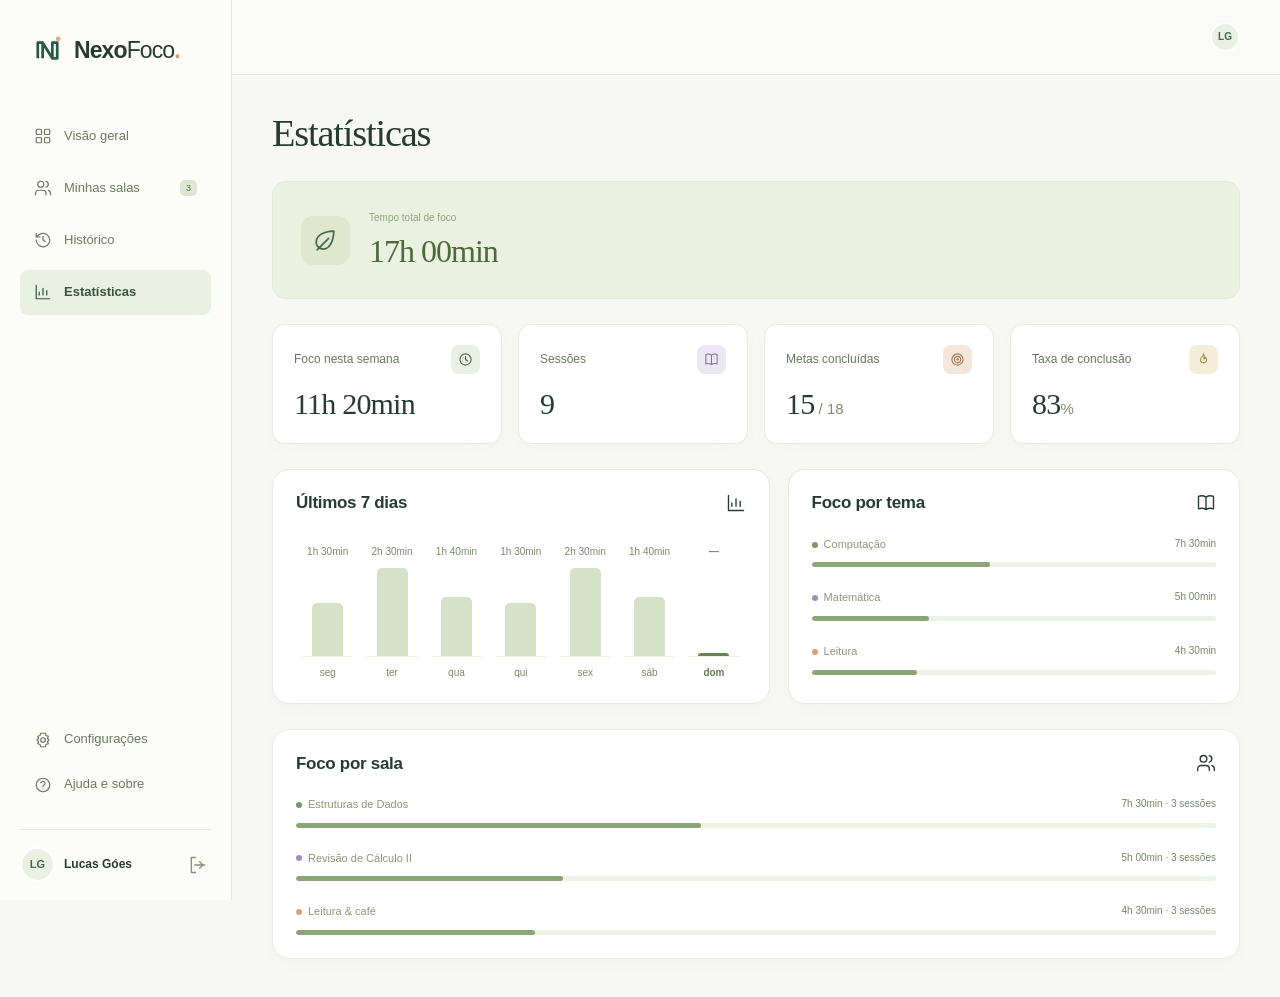
<file: frontend/estatisticas.html>
<!DOCTYPE html>
<html lang="pt-BR">
<head>
  <meta charset="UTF-8">
  <meta name="viewport" content="width=device-width, initial-scale=1.0">
  <title>NexoFoco · Estatísticas</title>
  <link rel="icon" href="assets/favicon.svg" type="image/svg+xml">
  <link rel="stylesheet" href="css/style.css">
</head>
<body>
  <a class="skip-link" href="#conteudo">Pular para o conteúdo</a>
  <div class="app-shell">
    <!-- Barra lateral: igual em todas as páginas, muda só o item marcado com a classe active -->
    <aside class="sidebar" id="sidebar">
      <a class="brand" href="dashboard.html" aria-label="NexoFoco, início"><span class="brand-symbol"><svg viewBox="0 0 36 36" fill="none" aria-hidden="true"><path d="M8 26V10h5l10 16V10h5v16h-5L13 10v16" stroke="currentColor" stroke-width="2.8" stroke-linejoin="round"/><circle cx="29" cy="6" r="2.5" fill="#eda77e"/></svg></span><span>Nexo<span class="brand-focus">Foco</span><span class="brand-dot">.</span></span></a>
      <nav aria-label="Navegação principal">
        <a class="nav-item" href="dashboard.html"><svg class="icon" viewBox="0 0 24 24" aria-hidden="true"><rect x="3" y="3" width="7" height="7" rx="1.5"/><rect x="14" y="3" width="7" height="7" rx="1.5"/><rect x="3" y="14" width="7" height="7" rx="1.5"/><rect x="14" y="14" width="7" height="7" rx="1.5"/></svg><span>Visão geral</span></a>
        <a class="nav-item" href="salas.html"><svg class="icon" viewBox="0 0 24 24" aria-hidden="true"><path d="M16 21v-2a4 4 0 0 0-4-4H6a4 4 0 0 0-4 4v2m20 0v-2a4 4 0 0 0-3-3.87"/><circle cx="9" cy="7" r="4"/><path d="M16 3.13a4 4 0 0 1 0 7.75"/></svg><span>Minhas salas</span><span class="nav-count">3</span></a>
        <a class="nav-item" href="historico.html"><svg class="icon" viewBox="0 0 24 24" aria-hidden="true"><path d="M3 12a9 9 0 1 0 2.7-6.4L3 8m0-5v5h5m4-1v5l3 2"/></svg><span>Histórico</span></a>
        <a class="nav-item active" href="estatisticas.html"><svg class="icon" viewBox="0 0 24 24" aria-hidden="true"><path d="M3 3v18h18M7 16v-4m5 4V7m5 9v-6"/></svg><span>Estatísticas</span></a>
      </nav>
      <div class="sidebar-bottom">
        <a class="nav-item" href="configuracoes.html"><svg class="icon" viewBox="0 0 24 24" aria-hidden="true"><path d="m9 3-1 3-3 1 1 3-2 2 2 2-1 3 3 1 1 3h6l1-3 3-1-1-3 2-2-2-2 1-3-3-1-1-3Z"/><circle cx="12" cy="12" r="3"/></svg><span>Configurações</span></a>
        <button class="nav-item" id="botao-ajuda"><svg class="icon" viewBox="0 0 24 24" aria-hidden="true"><circle cx="12" cy="12" r="9"/><path d="M9.1 9a3 3 0 0 1 5.8 1c0 2-3 2-3 4m0 3h.01"/></svg><span>Ajuda e sobre</span></button>
        <div class="sidebar-profile">
          <span class="avatar green perfil-avatar">LG</span>
          <div><strong class="perfil-nome">Lucas Góes</strong></div>
          <a class="icon-btn" href="index.html" aria-label="Sair da conta"><svg class="icon" viewBox="0 0 24 24" aria-hidden="true"><path d="M9 21H4V3h5m5 5 4 4-4 4m-6-4h12"/></svg></a>
        </div>
      </div>
    </aside>

    <div class="workspace">
      <header class="topbar">
        <div class="breadcrumbs">
          <button class="icon-btn mobile-menu" id="botao-menu" aria-label="Abrir navegação"><svg class="icon" viewBox="0 0 24 24" aria-hidden="true"><path d="M4 6h16M4 12h16M4 18h16"/></svg></button>
        </div>
        <div class="topbar-right">
          <a href="configuracoes.html" class="profile-link" aria-label="Meu perfil"><span class="avatar small green perfil-avatar">LG</span></a>
        </div>
      </header>

      <main class="main-content" id="conteudo" tabindex="-1">
        <!-- scripts: -->
        <div class="page-heading"><div><h1>Estatísticas</h1></div></div>

        <div class="total-focus-banner"><span class="icon-tile green"><svg class="icon" viewBox="0 0 24 24" aria-hidden="true"><path d="M20 3S3 3 3 14a7 7 0 0 0 12 4c5-5 5-15 5-15ZM4 21 15 10"/></svg></span><div><span>Tempo total de foco</span><strong>17h 00min</strong></div></div>

        <div class="stats-grid">
          <article class="stat-card"><div class="stat-label"><span>Foco nesta semana</span><span class="icon-tile green"><svg class="icon" viewBox="0 0 24 24" aria-hidden="true"><circle cx="12" cy="12" r="9"/><path d="M12 7v5l3 2"/></svg></span></div><strong class="stat-value">11h 20min</strong></article>
          <article class="stat-card"><div class="stat-label"><span>Sessões</span><span class="icon-tile purple"><svg class="icon" viewBox="0 0 24 24" aria-hidden="true"><path d="M12 5C9 3 6 3 3 4v15c3-1 6-1 9 1 3-2 6-2 9-1V4c-3-1-6-1-9 1Zm0 0v15"/></svg></span></div><strong class="stat-value">9</strong></article>
          <article class="stat-card"><div class="stat-label"><span>Metas concluídas</span><span class="icon-tile peach"><svg class="icon" viewBox="0 0 24 24" aria-hidden="true"><circle cx="12" cy="12" r="9"/><circle cx="12" cy="12" r="5"/><circle cx="12" cy="12" r="1"/></svg></span></div><strong class="stat-value">15<small> / 18</small></strong></article>
          <article class="stat-card"><div class="stat-label"><span>Taxa de conclusão</span><span class="icon-tile yellow"><svg class="icon" viewBox="0 0 24 24" aria-hidden="true"><path d="M12 3c0 5-5 5-5 9a5 5 0 0 0 10 0c0-2-1-3-2-4 0 3-2 3-2 3s1-5-1-8Z"/></svg></span></div><strong class="stat-value">83<small>%</small></strong></article>
        </div>

        <div class="dashboard-bottom">
          <section class="panel week-panel">
            <div class="section-heading"><h2>Últimos 7 dias</h2><svg class="icon" viewBox="0 0 24 24" aria-hidden="true"><path d="M3 3v18h18M7 16v-4m5 4V7m5 9v-6"/></svg></div>
            <div class="weekly-chart">
              <div class="chart-column"><span class="chart-amount">1h 30min</span><div class="bar-track"><div class="chart-bar" style="height: 60%"></div></div><span>seg</span></div>
              <div class="chart-column"><span class="chart-amount">2h 30min</span><div class="bar-track"><div class="chart-bar" style="height: 100%"></div></div><span>ter</span></div>
              <div class="chart-column"><span class="chart-amount">1h 40min</span><div class="bar-track"><div class="chart-bar" style="height: 67%"></div></div><span>qua</span></div>
              <div class="chart-column"><span class="chart-amount">1h 30min</span><div class="bar-track"><div class="chart-bar" style="height: 60%"></div></div><span>qui</span></div>
              <div class="chart-column"><span class="chart-amount">2h 30min</span><div class="bar-track"><div class="chart-bar" style="height: 100%"></div></div><span>sex</span></div>
              <div class="chart-column"><span class="chart-amount">1h 40min</span><div class="bar-track"><div class="chart-bar" style="height: 67%"></div></div><span>sáb</span></div>
              <div class="chart-column today"><span class="chart-amount">—</span><div class="bar-track"><div class="chart-bar" style="height: 3%"></div></div><span>dom</span></div>
            </div>
          </section>
          <section class="panel">
            <div class="section-heading"><h2>Foco por tema</h2><svg class="icon" viewBox="0 0 24 24" aria-hidden="true"><path d="M12 5C9 3 6 3 3 4v15c3-1 6-1 9 1 3-2 6-2 9-1V4c-3-1-6-1-9 1Zm0 0v15"/></svg></div>
            <!-- A largura de cada barra é a parte daquele tema no tempo total de foco (17h) -->
            <div class="subject-stat"><div><span><i class="dot green"></i>Computação</span><strong>7h 30min</strong></div><div class="progress-track"><div style="width: 44%"></div></div></div>
            <div class="subject-stat"><div><span><i class="dot purple"></i>Matemática</span><strong>5h 00min</strong></div><div class="progress-track"><div style="width: 29%"></div></div></div>
            <div class="subject-stat"><div><span><i class="dot peach"></i>Leitura</span><strong>4h 30min</strong></div><div class="progress-track"><div style="width: 26%"></div></div></div>
          </section>
        </div>

        <section class="panel">
          <div class="section-heading"><h2>Foco por sala</h2><svg class="icon" viewBox="0 0 24 24" aria-hidden="true"><path d="M16 21v-2a4 4 0 0 0-4-4H6a4 4 0 0 0-4 4v2m20 0v-2a4 4 0 0 0-3-3.87"/><circle cx="9" cy="7" r="4"/><path d="M16 3.13a4 4 0 0 1 0 7.75"/></svg></div>
          <div class="subject-stat"><div><span><i class="dot green"></i>Estruturas de Dados</span><strong>7h 30min · 3 sessões</strong></div><div class="progress-track"><div style="width: 44%"></div></div></div>
          <div class="subject-stat"><div><span><i class="dot purple"></i>Revisão de Cálculo II</span><strong>5h 00min · 3 sessões</strong></div><div class="progress-track"><div style="width: 29%"></div></div></div>
          <div class="subject-stat"><div><span><i class="dot peach"></i>Leitura &amp; café</span><strong>4h 30min · 3 sessões</strong></div><div class="progress-track"><div style="width: 26%"></div></div></div>
        </section>
      </main>
    </div>
  </div>

  <!-- Janela "Ajuda e sobre": aparece quando comum.js remove a classe escondido -->
  <div class="modal escondido" id="modal-ajuda">
    <div class="modal-box">
      <div class="modal-header">
        <h2>Como funciona</h2>
        <button class="icon-btn fechar-modal" aria-label="Fechar"><svg class="icon" viewBox="0 0 24 24" aria-hidden="true"><path d="m6 6 12 12M6 18 18 6"/></svg></button>
      </div>
      <ol class="help-steps">
        <li>Crie uma sala e defina os tempos.</li>
        <li>Compartilhe o código com o grupo.</li>
        <li>Adicione metas e marque que está pronto.</li>
        <li>Consulte o resumo ao final.</li>
      </ol>
      <p class="muted">Projeto acadêmico INF321<br>Otávio Silva Bitencourt · Mateus José Dias · Lucas Carvalho de Góes</p>
      <div class="modal-actions">
        <button class="btn btn-outline fechar-modal">Voltar</button>
      </div>
    </div>
  </div>

  <script src="js/comum.js"></script>
</body>
</html>
</file>
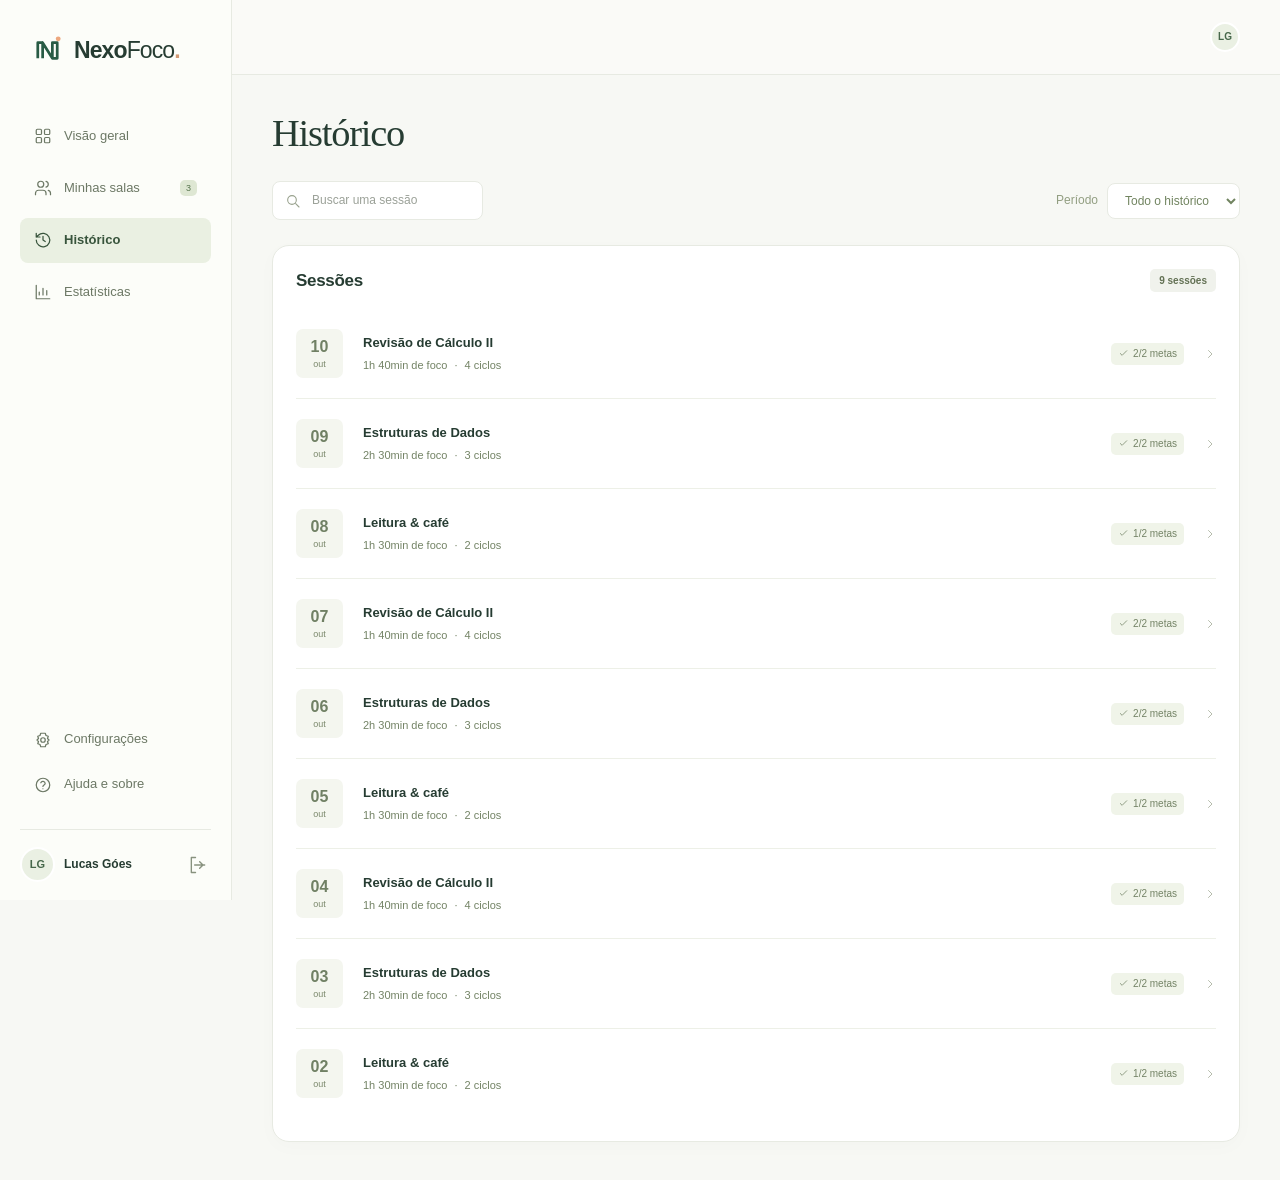
<file: frontend/historico.html>
<!DOCTYPE html>
<html lang="pt-BR">
<head>
  <meta charset="UTF-8">
  <meta name="viewport" content="width=device-width, initial-scale=1.0">
  <title>NexoFoco · Histórico</title>
  <link rel="icon" href="assets/favicon.svg" type="image/svg+xml">
  <link rel="stylesheet" href="css/style.css">
</head>
<body>
  <a class="skip-link" href="#conteudo">Pular para o conteúdo</a>
  <div class="app-shell">
    <!-- Barra lateral: igual em todas as páginas, muda só o item marcado com a classe active -->
    <aside class="sidebar" id="sidebar">
      <a class="brand" href="dashboard.html" aria-label="NexoFoco, início"><span class="brand-symbol"><svg viewBox="0 0 36 36" fill="none" aria-hidden="true"><path d="M8 26V10h5l10 16V10h5v16h-5L13 10v16" stroke="currentColor" stroke-width="2.8" stroke-linejoin="round"/><circle cx="29" cy="6" r="2.5" fill="#eda77e"/></svg></span><span>Nexo<span class="brand-focus">Foco</span><span class="brand-dot">.</span></span></a>
      <nav aria-label="Navegação principal">
        <a class="nav-item" href="dashboard.html"><svg class="icon" viewBox="0 0 24 24" aria-hidden="true"><rect x="3" y="3" width="7" height="7" rx="1.5"/><rect x="14" y="3" width="7" height="7" rx="1.5"/><rect x="3" y="14" width="7" height="7" rx="1.5"/><rect x="14" y="14" width="7" height="7" rx="1.5"/></svg><span>Visão geral</span></a>
        <a class="nav-item" href="salas.html"><svg class="icon" viewBox="0 0 24 24" aria-hidden="true"><path d="M16 21v-2a4 4 0 0 0-4-4H6a4 4 0 0 0-4 4v2m20 0v-2a4 4 0 0 0-3-3.87"/><circle cx="9" cy="7" r="4"/><path d="M16 3.13a4 4 0 0 1 0 7.75"/></svg><span>Minhas salas</span><span class="nav-count">3</span></a>
        <a class="nav-item active" href="historico.html"><svg class="icon" viewBox="0 0 24 24" aria-hidden="true"><path d="M3 12a9 9 0 1 0 2.7-6.4L3 8m0-5v5h5m4-1v5l3 2"/></svg><span>Histórico</span></a>
        <a class="nav-item" href="estatisticas.html"><svg class="icon" viewBox="0 0 24 24" aria-hidden="true"><path d="M3 3v18h18M7 16v-4m5 4V7m5 9v-6"/></svg><span>Estatísticas</span></a>
      </nav>
      <div class="sidebar-bottom">
        <a class="nav-item" href="configuracoes.html"><svg class="icon" viewBox="0 0 24 24" aria-hidden="true"><path d="m9 3-1 3-3 1 1 3-2 2 2 2-1 3 3 1 1 3h6l1-3 3-1-1-3 2-2-2-2 1-3-3-1-1-3Z"/><circle cx="12" cy="12" r="3"/></svg><span>Configurações</span></a>
        <button class="nav-item" id="botao-ajuda"><svg class="icon" viewBox="0 0 24 24" aria-hidden="true"><circle cx="12" cy="12" r="9"/><path d="M9.1 9a3 3 0 0 1 5.8 1c0 2-3 2-3 4m0 3h.01"/></svg><span>Ajuda e sobre</span></button>
        <div class="sidebar-profile">
          <span class="avatar green perfil-avatar">LG</span>
          <div><strong class="perfil-nome">Lucas Góes</strong></div>
          <a class="icon-btn" href="index.html" aria-label="Sair da conta"><svg class="icon" viewBox="0 0 24 24" aria-hidden="true"><path d="M9 21H4V3h5m5 5 4 4-4 4m-6-4h12"/></svg></a>
        </div>
      </div>
    </aside>

    <div class="workspace">
      <header class="topbar">
        <div class="breadcrumbs">
          <button class="icon-btn mobile-menu" id="botao-menu" aria-label="Abrir navegação"><svg class="icon" viewBox="0 0 24 24" aria-hidden="true"><path d="M4 6h16M4 12h16M4 18h16"/></svg></button>
        </div>
        <div class="topbar-right">
          <a href="configuracoes.html" class="profile-link" aria-label="Meu perfil"><span class="avatar small green perfil-avatar">LG</span></a>
        </div>
      </header>

      <main class="main-content" id="conteudo" tabindex="-1">
        <div class="page-heading">
          <div><h1>Histórico</h1></div>
        </div>

        <div class="list-toolbar">
          <label class="search-input"><svg class="icon" viewBox="0 0 24 24" aria-hidden="true"><circle cx="10.5" cy="10.5" r="6.5"/><path d="m16 16 5 5"/></svg><input id="busca-sessao" placeholder="Buscar uma sessão" aria-label="Buscar sessão"></label>
          <label class="period-field">Período
            <select id="periodo">
              <option value="todas">Todo o histórico</option>
              <option value="ultimos-7">Últimos 7 dias</option>
              <option value="ultimos-30">Últimos 30 dias</option>
            </select>
          </label>
        </div>

        <section class="panel history-panel">
          <div class="section-heading"><h2>Sessões</h2><span class="badge neutral" id="contagem-sessoes">9 sessões</span></div>
          <div class="empty-state escondido" id="historico-vazio"><span class="empty-icon"><svg class="icon" viewBox="0 0 24 24" aria-hidden="true"><path d="M3 12a9 9 0 1 0 2.7-6.4L3 8m0-5v5h5m4-1v5l3 2"/></svg></span><h3>Nenhuma sessão encontrada</h3></div>
          <!-- As classes ultimos-7 e ultimos-30 indicam o período de cada sessão (usadas pelo filtro em historico.js) -->
          <a class="session-row ultimos-30 ultimos-7" href="resumo.html?nome=Revisão+de+Cálculo+II&data=10+de+outubro+às+15:30&motivo=concluida&foco=6000&duracao=6900&ciclos=4&planejados=4&puladas=0&meta_feita=Revisar+o+conteúdo&meta_feita=Resolver+exercícios"><span class="session-date"><strong>10</strong><small>out</small></span><span class="session-info"><strong>Revisão de Cálculo II</strong><span><span>1h 40min de foco</span> <i>·</i> <span>4 ciclos</span></span></span><span class="session-goals"><svg class="icon" viewBox="0 0 24 24" aria-hidden="true"><path d="m5 12 4 4L19 6"/></svg>2/2 metas</span><svg class="icon" viewBox="0 0 24 24" aria-hidden="true"><path d="m9 5 7 7-7 7"/></svg></a>
          <a class="session-row ultimos-30 ultimos-7" href="resumo.html?nome=Estruturas+de+Dados&data=09+de+outubro+às+19:10&motivo=concluida&foco=9000&duracao=10200&ciclos=3&planejados=3&puladas=0&meta_feita=Revisar+o+conteúdo&meta_feita=Resolver+exercícios"><span class="session-date"><strong>09</strong><small>out</small></span><span class="session-info"><strong>Estruturas de Dados</strong><span><span>2h 30min de foco</span> <i>·</i> <span>3 ciclos</span></span></span><span class="session-goals"><svg class="icon" viewBox="0 0 24 24" aria-hidden="true"><path d="m5 12 4 4L19 6"/></svg>2/2 metas</span><svg class="icon" viewBox="0 0 24 24" aria-hidden="true"><path d="m9 5 7 7-7 7"/></svg></a>
          <a class="session-row ultimos-30 ultimos-7" href="resumo.html?nome=Leitura+%26+café&data=08+de+outubro+às+09:20&motivo=concluida&foco=5400&duracao=6000&ciclos=2&planejados=2&puladas=0&meta_feita=Revisar+o+conteúdo&meta_pendente=Resolver+exercícios"><span class="session-date"><strong>08</strong><small>out</small></span><span class="session-info"><strong>Leitura &amp; café</strong><span><span>1h 30min de foco</span> <i>·</i> <span>2 ciclos</span></span></span><span class="session-goals"><svg class="icon" viewBox="0 0 24 24" aria-hidden="true"><path d="m5 12 4 4L19 6"/></svg>1/2 metas</span><svg class="icon" viewBox="0 0 24 24" aria-hidden="true"><path d="m9 5 7 7-7 7"/></svg></a>
          <a class="session-row ultimos-30 ultimos-7" href="resumo.html?nome=Revisão+de+Cálculo+II&data=07+de+outubro+às+15:30&motivo=concluida&foco=6000&duracao=6900&ciclos=4&planejados=4&puladas=0&meta_feita=Revisar+o+conteúdo&meta_feita=Resolver+exercícios"><span class="session-date"><strong>07</strong><small>out</small></span><span class="session-info"><strong>Revisão de Cálculo II</strong><span><span>1h 40min de foco</span> <i>·</i> <span>4 ciclos</span></span></span><span class="session-goals"><svg class="icon" viewBox="0 0 24 24" aria-hidden="true"><path d="m5 12 4 4L19 6"/></svg>2/2 metas</span><svg class="icon" viewBox="0 0 24 24" aria-hidden="true"><path d="m9 5 7 7-7 7"/></svg></a>
          <a class="session-row ultimos-30 ultimos-7" href="resumo.html?nome=Estruturas+de+Dados&data=06+de+outubro+às+19:10&motivo=concluida&foco=9000&duracao=10200&ciclos=3&planejados=3&puladas=0&meta_feita=Revisar+o+conteúdo&meta_feita=Resolver+exercícios"><span class="session-date"><strong>06</strong><small>out</small></span><span class="session-info"><strong>Estruturas de Dados</strong><span><span>2h 30min de foco</span> <i>·</i> <span>3 ciclos</span></span></span><span class="session-goals"><svg class="icon" viewBox="0 0 24 24" aria-hidden="true"><path d="m5 12 4 4L19 6"/></svg>2/2 metas</span><svg class="icon" viewBox="0 0 24 24" aria-hidden="true"><path d="m9 5 7 7-7 7"/></svg></a>
          <a class="session-row ultimos-30 ultimos-7" href="resumo.html?nome=Leitura+%26+café&data=05+de+outubro+às+09:20&motivo=concluida&foco=5400&duracao=6000&ciclos=2&planejados=2&puladas=0&meta_feita=Revisar+o+conteúdo&meta_pendente=Resolver+exercícios"><span class="session-date"><strong>05</strong><small>out</small></span><span class="session-info"><strong>Leitura &amp; café</strong><span><span>1h 30min de foco</span> <i>·</i> <span>2 ciclos</span></span></span><span class="session-goals"><svg class="icon" viewBox="0 0 24 24" aria-hidden="true"><path d="m5 12 4 4L19 6"/></svg>1/2 metas</span><svg class="icon" viewBox="0 0 24 24" aria-hidden="true"><path d="m9 5 7 7-7 7"/></svg></a>
          <a class="session-row ultimos-30 ultimos-7" href="resumo.html?nome=Revisão+de+Cálculo+II&data=04+de+outubro+às+15:30&motivo=concluida&foco=6000&duracao=6900&ciclos=4&planejados=4&puladas=0&meta_feita=Revisar+o+conteúdo&meta_feita=Resolver+exercícios"><span class="session-date"><strong>04</strong><small>out</small></span><span class="session-info"><strong>Revisão de Cálculo II</strong><span><span>1h 40min de foco</span> <i>·</i> <span>4 ciclos</span></span></span><span class="session-goals"><svg class="icon" viewBox="0 0 24 24" aria-hidden="true"><path d="m5 12 4 4L19 6"/></svg>2/2 metas</span><svg class="icon" viewBox="0 0 24 24" aria-hidden="true"><path d="m9 5 7 7-7 7"/></svg></a>
          <a class="session-row ultimos-30" href="resumo.html?nome=Estruturas+de+Dados&data=03+de+outubro+às+19:10&motivo=concluida&foco=9000&duracao=10200&ciclos=3&planejados=3&puladas=0&meta_feita=Revisar+o+conteúdo&meta_feita=Resolver+exercícios"><span class="session-date"><strong>03</strong><small>out</small></span><span class="session-info"><strong>Estruturas de Dados</strong><span><span>2h 30min de foco</span> <i>·</i> <span>3 ciclos</span></span></span><span class="session-goals"><svg class="icon" viewBox="0 0 24 24" aria-hidden="true"><path d="m5 12 4 4L19 6"/></svg>2/2 metas</span><svg class="icon" viewBox="0 0 24 24" aria-hidden="true"><path d="m9 5 7 7-7 7"/></svg></a>
          <a class="session-row ultimos-30" href="resumo.html?nome=Leitura+%26+café&data=02+de+outubro+às+09:20&motivo=concluida&foco=5400&duracao=6000&ciclos=2&planejados=2&puladas=0&meta_feita=Revisar+o+conteúdo&meta_pendente=Resolver+exercícios"><span class="session-date"><strong>02</strong><small>out</small></span><span class="session-info"><strong>Leitura &amp; café</strong><span><span>1h 30min de foco</span> <i>·</i> <span>2 ciclos</span></span></span><span class="session-goals"><svg class="icon" viewBox="0 0 24 24" aria-hidden="true"><path d="m5 12 4 4L19 6"/></svg>1/2 metas</span><svg class="icon" viewBox="0 0 24 24" aria-hidden="true"><path d="m9 5 7 7-7 7"/></svg></a>
        </section>
      </main>
    </div>
  </div>

  <!-- Janela "Ajuda e sobre": aparece quando comum.js remove a classe escondido -->
  <div class="modal escondido" id="modal-ajuda">
    <div class="modal-box">
      <div class="modal-header">
        <h2>Como funciona</h2>
        <button class="icon-btn fechar-modal" aria-label="Fechar"><svg class="icon" viewBox="0 0 24 24" aria-hidden="true"><path d="m6 6 12 12M6 18 18 6"/></svg></button>
      </div>
      <ol class="help-steps">
        <li>Crie uma sala e defina os tempos.</li>
        <li>Compartilhe o código com o grupo.</li>
        <li>Adicione metas e marque que está pronto.</li>
        <li>Consulte o resumo ao final.</li>
      </ol>
      <p class="muted">Projeto acadêmico INF321<br>Otávio Silva Bitencourt · Mateus José Dias · Lucas Carvalho de Góes</p>
      <div class="modal-actions">
        <button class="btn btn-outline fechar-modal">Voltar</button>
      </div>
    </div>
  </div>

  <script src="js/comum.js"></script>
  <script src="js/historico.js"></script>
</body>
</html>
</file>
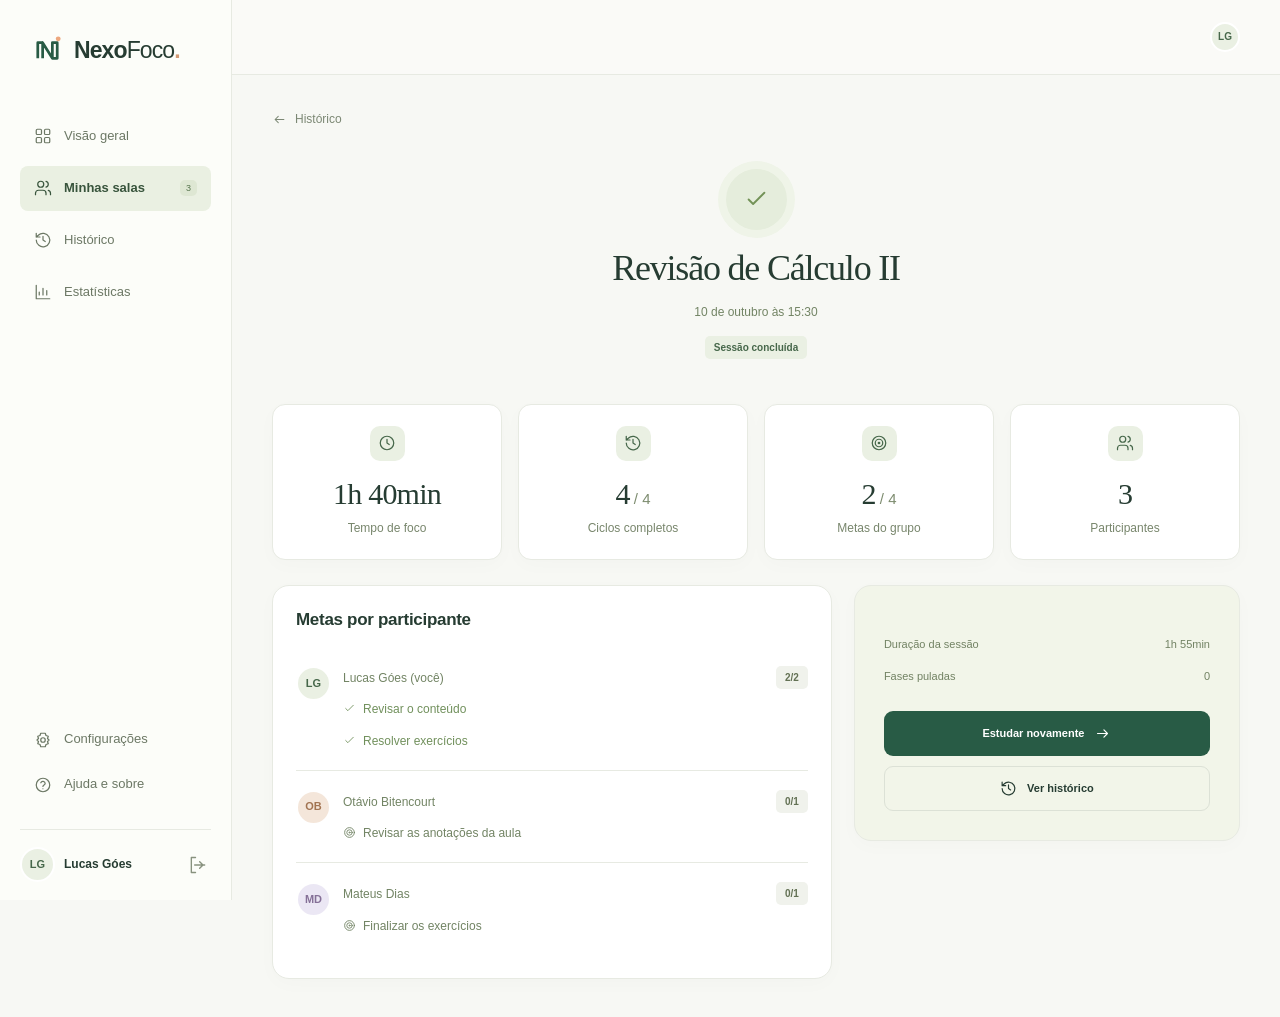
<file: frontend/resumo.html>
<!DOCTYPE html>
<html lang="pt-BR">
<head>
  <meta charset="UTF-8">
  <meta name="viewport" content="width=device-width, initial-scale=1.0">
  <title>NexoFoco · Resumo da sessão</title>
  <link rel="icon" href="assets/favicon.svg" type="image/svg+xml">
  <link rel="stylesheet" href="css/style.css">
</head>
<body>
  <a class="skip-link" href="#conteudo">Pular para o conteúdo</a>
  <div class="app-shell">
    <!-- Barra lateral: igual em todas as páginas, muda só o item marcado com a classe active -->
    <aside class="sidebar" id="sidebar">
      <a class="brand" href="dashboard.html" aria-label="NexoFoco, início"><span class="brand-symbol"><svg viewBox="0 0 36 36" fill="none" aria-hidden="true"><path d="M8 26V10h5l10 16V10h5v16h-5L13 10v16" stroke="currentColor" stroke-width="2.8" stroke-linejoin="round"/><circle cx="29" cy="6" r="2.5" fill="#eda77e"/></svg></span><span>Nexo<span class="brand-focus">Foco</span><span class="brand-dot">.</span></span></a>
      <nav aria-label="Navegação principal">
        <a class="nav-item" href="dashboard.html"><svg class="icon" viewBox="0 0 24 24" aria-hidden="true"><rect x="3" y="3" width="7" height="7" rx="1.5"/><rect x="14" y="3" width="7" height="7" rx="1.5"/><rect x="3" y="14" width="7" height="7" rx="1.5"/><rect x="14" y="14" width="7" height="7" rx="1.5"/></svg><span>Visão geral</span></a>
        <a class="nav-item active" href="salas.html"><svg class="icon" viewBox="0 0 24 24" aria-hidden="true"><path d="M16 21v-2a4 4 0 0 0-4-4H6a4 4 0 0 0-4 4v2m20 0v-2a4 4 0 0 0-3-3.87"/><circle cx="9" cy="7" r="4"/><path d="M16 3.13a4 4 0 0 1 0 7.75"/></svg><span>Minhas salas</span><span class="nav-count">3</span></a>
        <a class="nav-item" href="historico.html"><svg class="icon" viewBox="0 0 24 24" aria-hidden="true"><path d="M3 12a9 9 0 1 0 2.7-6.4L3 8m0-5v5h5m4-1v5l3 2"/></svg><span>Histórico</span></a>
        <a class="nav-item" href="estatisticas.html"><svg class="icon" viewBox="0 0 24 24" aria-hidden="true"><path d="M3 3v18h18M7 16v-4m5 4V7m5 9v-6"/></svg><span>Estatísticas</span></a>
      </nav>
      <div class="sidebar-bottom">
        <a class="nav-item" href="configuracoes.html"><svg class="icon" viewBox="0 0 24 24" aria-hidden="true"><path d="m9 3-1 3-3 1 1 3-2 2 2 2-1 3 3 1 1 3h6l1-3 3-1-1-3 2-2-2-2 1-3-3-1-1-3Z"/><circle cx="12" cy="12" r="3"/></svg><span>Configurações</span></a>
        <button class="nav-item" id="botao-ajuda"><svg class="icon" viewBox="0 0 24 24" aria-hidden="true"><circle cx="12" cy="12" r="9"/><path d="M9.1 9a3 3 0 0 1 5.8 1c0 2-3 2-3 4m0 3h.01"/></svg><span>Ajuda e sobre</span></button>
        <div class="sidebar-profile">
          <span class="avatar green perfil-avatar">LG</span>
          <div><strong class="perfil-nome">Lucas Góes</strong></div>
          <a class="icon-btn" href="index.html" aria-label="Sair da conta"><svg class="icon" viewBox="0 0 24 24" aria-hidden="true"><path d="M9 21H4V3h5m5 5 4 4-4 4m-6-4h12"/></svg></a>
        </div>
      </div>
    </aside>

    <div class="workspace">
      <header class="topbar">
        <div class="breadcrumbs">
          <button class="icon-btn mobile-menu" id="botao-menu" aria-label="Abrir navegação"><svg class="icon" viewBox="0 0 24 24" aria-hidden="true"><path d="M4 6h16M4 12h16M4 18h16"/></svg></button>
        </div>
        <div class="topbar-right">
          <a href="configuracoes.html" class="profile-link" aria-label="Meu perfil"><span class="avatar small green perfil-avatar">LG</span></a>
        </div>
      </header>

      <main class="main-content" id="conteudo" tabindex="-1">
        <a href="historico.html" class="back-link"><svg class="icon" viewBox="0 0 24 24" aria-hidden="true"><path d="M19 12H5m5-5-5 5 5 5"/></svg>Histórico</a>

        <!-- O conteúdo abaixo é um exemplo. Quando a página recebe dados na URL (vindos da sala ou do histórico),
             resumo.js troca os textos pelos valores recebidos. -->
        <div class="summary-hero">
          <span class="summary-icon"><svg class="icon" viewBox="0 0 24 24" aria-hidden="true"><path d="m5 12 4 4L19 6"/></svg></span>
          <h1 id="resumo-nome">Revisão de Cálculo II</h1>
          <p id="resumo-data">10 de outubro às 15:30</p>
          <span class="badge green" id="resumo-motivo">Sessão concluída</span>
        </div>

        <div class="stats-grid summary-stats">
          <article class="stat-card"><span class="icon-tile green"><svg class="icon" viewBox="0 0 24 24" aria-hidden="true"><circle cx="12" cy="12" r="9"/><path d="M12 7v5l3 2"/></svg></span><strong class="stat-value" id="resumo-foco">1h 40min</strong><p>Tempo de foco</p></article>
          <article class="stat-card"><span class="icon-tile green"><svg class="icon" viewBox="0 0 24 24" aria-hidden="true"><path d="M3 12a9 9 0 1 0 2.7-6.4L3 8m0-5v5h5m4-1v5l3 2"/></svg></span><strong class="stat-value"><span id="resumo-ciclos">4</span><small id="resumo-planejados"> / 4</small></strong><p>Ciclos completos</p></article>
          <article class="stat-card"><span class="icon-tile green"><svg class="icon" viewBox="0 0 24 24" aria-hidden="true"><circle cx="12" cy="12" r="9"/><circle cx="12" cy="12" r="5"/><circle cx="12" cy="12" r="1"/></svg></span><strong class="stat-value"><span id="resumo-metas">2</span><small id="resumo-metas-total"> / 4</small></strong><p>Metas do grupo</p></article>
          <article class="stat-card"><span class="icon-tile green"><svg class="icon" viewBox="0 0 24 24" aria-hidden="true"><path d="M16 21v-2a4 4 0 0 0-4-4H6a4 4 0 0 0-4 4v2m20 0v-2a4 4 0 0 0-3-3.87"/><circle cx="9" cy="7" r="4"/><path d="M16 3.13a4 4 0 0 1 0 7.75"/></svg></span><strong class="stat-value">3</strong><p>Participantes</p></article>
        </div>

        <div class="summary-layout">
          <section class="panel">
            <div class="section-heading"><h2>Metas por participante</h2></div>
            <div class="summary-person">
              <span class="avatar green perfil-avatar">LG</span>
              <div>
                <strong>Lucas Góes (você)</strong>
                <div id="minhas-metas">
                  <p class="finished-goal"><svg class="icon" viewBox="0 0 24 24" aria-hidden="true"><path d="m5 12 4 4L19 6"/></svg>Revisar o conteúdo</p>
                  <p class="finished-goal"><svg class="icon" viewBox="0 0 24 24" aria-hidden="true"><path d="m5 12 4 4L19 6"/></svg>Resolver exercícios</p>
                </div>
              </div>
              <span class="badge neutral" id="contagem-minhas-metas">2/2</span>
            </div>
            <div class="summary-person">
              <span class="avatar peach">OB</span>
              <div>
                <strong>Otávio Bitencourt</strong>
                <p><svg class="icon" viewBox="0 0 24 24" aria-hidden="true"><circle cx="12" cy="12" r="9"/><circle cx="12" cy="12" r="5"/><circle cx="12" cy="12" r="1"/></svg>Revisar as anotações da aula</p>
              </div>
              <span class="badge neutral">0/1</span>
            </div>
            <div class="summary-person">
              <span class="avatar purple">MD</span>
              <div>
                <strong>Mateus Dias</strong>
                <p><svg class="icon" viewBox="0 0 24 24" aria-hidden="true"><circle cx="12" cy="12" r="9"/><circle cx="12" cy="12" r="5"/><circle cx="12" cy="12" r="1"/></svg>Finalizar os exercícios</p>
              </div>
              <span class="badge neutral">0/1</span>
            </div>
          </section>
          <aside class="summary-note panel">
            <div class="preview-details">
              <span>Duração da sessão<strong id="resumo-duracao">1h 55min</strong></span>
              <span>Fases puladas<strong id="resumo-puladas">0</strong></span>
            </div>
            <a class="btn btn-primary full" href="criar.html">Estudar novamente<svg class="icon" viewBox="0 0 24 24" aria-hidden="true"><path d="M5 12h14m-5-5 5 5-5 5"/></svg></a>
            <a class="btn btn-outline full" href="historico.html"><svg class="icon" viewBox="0 0 24 24" aria-hidden="true"><path d="M3 12a9 9 0 1 0 2.7-6.4L3 8m0-5v5h5m4-1v5l3 2"/></svg>Ver histórico</a>
          </aside>
        </div>
      </main>
    </div>
  </div>

  <!-- Janela "Ajuda e sobre": aparece quando comum.js remove a classe escondido -->
  <div class="modal escondido" id="modal-ajuda">
    <div class="modal-box">
      <div class="modal-header">
        <h2>Como funciona</h2>
        <button class="icon-btn fechar-modal" aria-label="Fechar"><svg class="icon" viewBox="0 0 24 24" aria-hidden="true"><path d="m6 6 12 12M6 18 18 6"/></svg></button>
      </div>
      <ol class="help-steps">
        <li>Crie uma sala e defina os tempos.</li>
        <li>Compartilhe o código com o grupo.</li>
        <li>Adicione metas e marque que está pronto.</li>
        <li>Consulte o resumo ao final.</li>
      </ol>
      <p class="muted">Projeto acadêmico INF321<br>Otávio Silva Bitencourt · Mateus José Dias · Lucas Carvalho de Góes</p>
      <div class="modal-actions">
        <button class="btn btn-outline fechar-modal">Voltar</button>
      </div>
    </div>
  </div>

  <script src="js/comum.js"></script>
  <script src="js/resumo.js"></script>
</body>
</html>
</file>
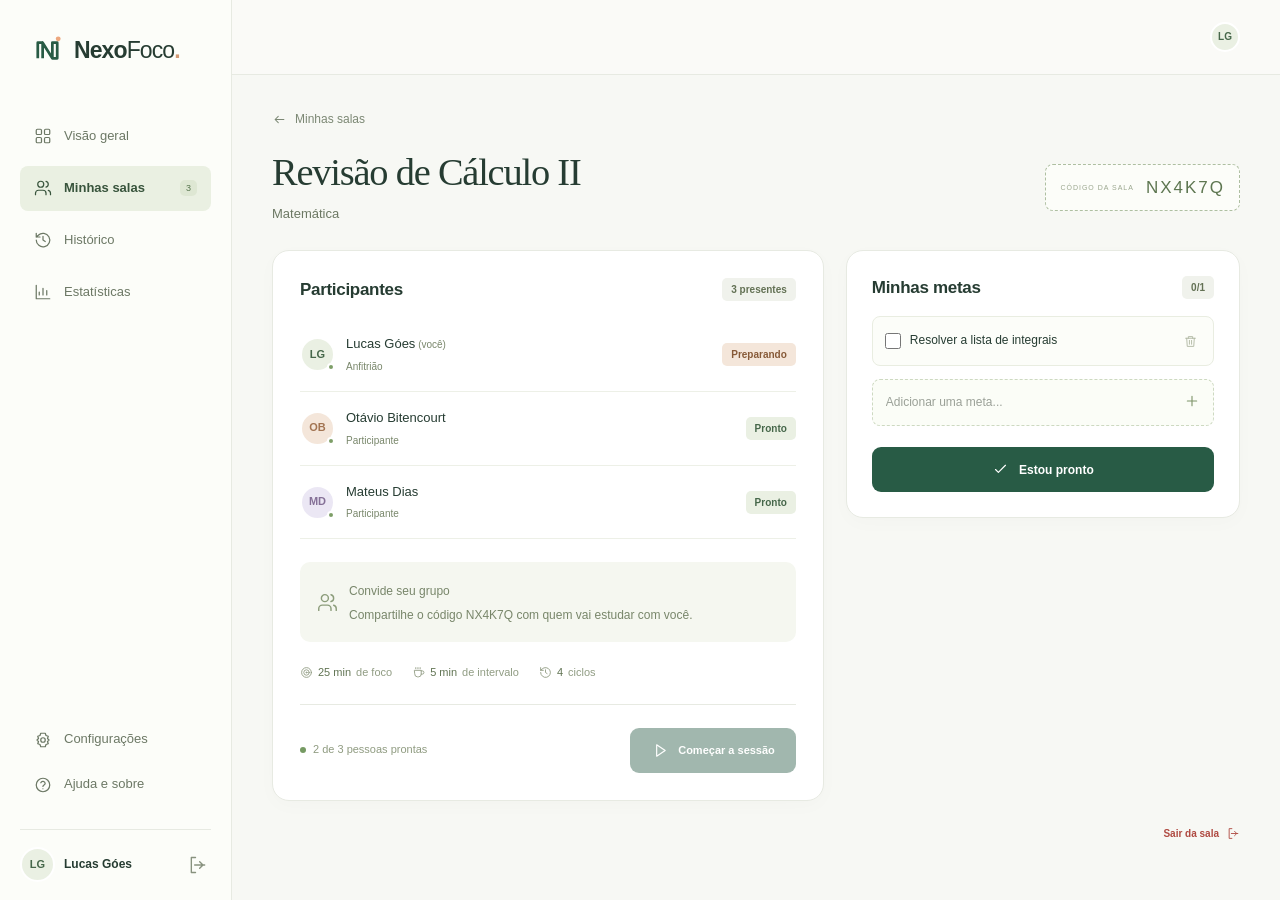
<file: frontend/sala.html>
<!DOCTYPE html>
<html lang="pt-BR">
<head>
  <meta charset="UTF-8">
  <meta name="viewport" content="width=device-width, initial-scale=1.0">
  <title>NexoFoco · Sala de estudo</title>
  <link rel="icon" href="assets/favicon.svg" type="image/svg+xml">
  <link rel="stylesheet" href="css/style.css">
</head>
<body>
  <a class="skip-link" href="#conteudo">Pular para o conteúdo</a>
  <div class="app-shell">
    <!-- Barra lateral: igual em todas as páginas, muda só o item marcado com a classe active -->
    <aside class="sidebar" id="sidebar">
      <a class="brand" href="dashboard.html" aria-label="NexoFoco, início"><span class="brand-symbol"><svg viewBox="0 0 36 36" fill="none" aria-hidden="true"><path d="M8 26V10h5l10 16V10h5v16h-5L13 10v16" stroke="currentColor" stroke-width="2.8" stroke-linejoin="round"/><circle cx="29" cy="6" r="2.5" fill="#eda77e"/></svg></span><span>Nexo<span class="brand-focus">Foco</span><span class="brand-dot">.</span></span></a>
      <nav aria-label="Navegação principal">
        <a class="nav-item" href="dashboard.html"><svg class="icon" viewBox="0 0 24 24" aria-hidden="true"><rect x="3" y="3" width="7" height="7" rx="1.5"/><rect x="14" y="3" width="7" height="7" rx="1.5"/><rect x="3" y="14" width="7" height="7" rx="1.5"/><rect x="14" y="14" width="7" height="7" rx="1.5"/></svg><span>Visão geral</span></a>
        <a class="nav-item active" href="salas.html"><svg class="icon" viewBox="0 0 24 24" aria-hidden="true"><path d="M16 21v-2a4 4 0 0 0-4-4H6a4 4 0 0 0-4 4v2m20 0v-2a4 4 0 0 0-3-3.87"/><circle cx="9" cy="7" r="4"/><path d="M16 3.13a4 4 0 0 1 0 7.75"/></svg><span>Minhas salas</span><span class="nav-count">3</span></a>
        <a class="nav-item" href="historico.html"><svg class="icon" viewBox="0 0 24 24" aria-hidden="true"><path d="M3 12a9 9 0 1 0 2.7-6.4L3 8m0-5v5h5m4-1v5l3 2"/></svg><span>Histórico</span></a>
        <a class="nav-item" href="estatisticas.html"><svg class="icon" viewBox="0 0 24 24" aria-hidden="true"><path d="M3 3v18h18M7 16v-4m5 4V7m5 9v-6"/></svg><span>Estatísticas</span></a>
      </nav>
      <div class="sidebar-bottom">
        <a class="nav-item" href="configuracoes.html"><svg class="icon" viewBox="0 0 24 24" aria-hidden="true"><path d="m9 3-1 3-3 1 1 3-2 2 2 2-1 3 3 1 1 3h6l1-3 3-1-1-3 2-2-2-2 1-3-3-1-1-3Z"/><circle cx="12" cy="12" r="3"/></svg><span>Configurações</span></a>
        <button class="nav-item" id="botao-ajuda"><svg class="icon" viewBox="0 0 24 24" aria-hidden="true"><circle cx="12" cy="12" r="9"/><path d="M9.1 9a3 3 0 0 1 5.8 1c0 2-3 2-3 4m0 3h.01"/></svg><span>Ajuda e sobre</span></button>
        <div class="sidebar-profile">
          <span class="avatar green perfil-avatar">LG</span>
          <div><strong class="perfil-nome">Lucas Góes</strong></div>
          <a class="icon-btn" href="index.html" aria-label="Sair da conta"><svg class="icon" viewBox="0 0 24 24" aria-hidden="true"><path d="M9 21H4V3h5m5 5 4 4-4 4m-6-4h12"/></svg></a>
        </div>
      </div>
    </aside>

    <div class="workspace">
      <header class="topbar">
        <div class="breadcrumbs">
          <button class="icon-btn mobile-menu" id="botao-menu" aria-label="Abrir navegação"><svg class="icon" viewBox="0 0 24 24" aria-hidden="true"><path d="M4 6h16M4 12h16M4 18h16"/></svg></button>
        </div>
        <div class="topbar-right">
          <a href="configuracoes.html" class="profile-link" aria-label="Meu perfil"><span class="avatar small green perfil-avatar">LG</span></a>
        </div>
      </header>

      <main class="main-content" id="conteudo" tabindex="-1">
        <a href="salas.html" class="back-link"><svg class="icon" viewBox="0 0 24 24" aria-hidden="true"><path d="M19 12H5m5-5-5 5 5 5"/></svg>Minhas salas</a>

        <!-- Nome, tema, código e tempos são trocados por sala.js de acordo com a sala aberta -->
        <div class="page-heading">
          <div><h1 id="nome-sala">Revisão de Cálculo II</h1><p id="tema-sala">Matemática</p></div>
          <div class="invite-code"><span>CÓDIGO DA SALA</span><strong id="codigo-sala">NX4K7Q</strong></div>
        </div>

        <!-- ===================== LOBBY: antes de a sessão começar ===================== -->
        <div class="lobby-layout" id="tela-lobby">
          <section class="panel participants-panel">
            <div class="section-heading"><h2>Participantes</h2><span class="badge neutral">3 presentes</span></div>
            <div class="person-row">
              <div class="person-avatar"><span class="avatar green perfil-avatar">LG</span><i class="presence-dot"></i></div>
              <div class="person-details"><strong>Lucas Góes<small> (você)</small></strong><span>Anfitrião</span></div>
              <span class="badge peach" id="meu-status">Preparando</span>
            </div>
            <div class="person-row">
              <div class="person-avatar"><span class="avatar peach">OB</span><i class="presence-dot"></i></div>
              <div class="person-details"><strong>Otávio Bitencourt</strong><span>Participante</span></div>
              <span class="badge green">Pronto</span>
            </div>
            <div class="person-row">
              <div class="person-avatar"><span class="avatar purple">MD</span><i class="presence-dot"></i></div>
              <div class="person-details"><strong>Mateus Dias</strong><span>Participante</span></div>
              <span class="badge green">Pronto</span>
            </div>
            <div class="invite-box"><svg class="icon" viewBox="0 0 24 24" aria-hidden="true"><path d="M16 21v-2a4 4 0 0 0-4-4H6a4 4 0 0 0-4 4v2m20 0v-2a4 4 0 0 0-3-3.87"/><circle cx="9" cy="7" r="4"/><path d="M16 3.13a4 4 0 0 1 0 7.75"/></svg><div><strong>Convide seu grupo</strong><p>Compartilhe o código <strong id="codigo-convite">NX4K7Q</strong> com quem vai estudar com você.</p></div></div>
            <div class="lobby-session-config">
              <span><svg class="icon" viewBox="0 0 24 24" aria-hidden="true"><circle cx="12" cy="12" r="9"/><circle cx="12" cy="12" r="5"/><circle cx="12" cy="12" r="1"/></svg><strong id="config-foco">25 min</strong> de foco</span>
              <span><svg class="icon" viewBox="0 0 24 24" aria-hidden="true"><path d="M5 8h12v7a5 5 0 0 1-5 5h-2a5 5 0 0 1-5-5Zm12 1h2a3 3 0 0 1 0 6h-2M7 3v2m4-2v2m4-2v2"/></svg><strong id="config-intervalo">5 min</strong> de intervalo</span>
              <span><svg class="icon" viewBox="0 0 24 24" aria-hidden="true"><path d="M3 12a9 9 0 1 0 2.7-6.4L3 8m0-5v5h5m4-1v5l3 2"/></svg><strong id="config-ciclos">4</strong> ciclos</span>
            </div>
            <div class="lobby-start">
              <span><i class="dot green"></i><span id="contagem-prontos">2 de 3 pessoas prontas</span></span>
              <button class="btn btn-primary" id="botao-comecar" disabled><svg class="icon" viewBox="0 0 24 24" aria-hidden="true"><path d="m8 4 12 8-12 8Z"/></svg>Começar a sessão</button>
            </div>
          </section>
          <aside class="panel goals-panel">
            <div class="section-heading"><h2>Minhas metas</h2><span class="badge neutral contagem-metas">0/1</span></div>
            <!-- As metas são criadas pelo JavaScript a partir da lista "metas" (sala.js) -->
            <div class="goal-list" id="metas-lobby"></div>
            <form class="goal-form" id="form-meta-lobby" novalidate>
              <label class="sr-only" for="nova-meta-lobby">Nova meta de estudo</label>
              <input id="nova-meta-lobby" placeholder="Adicionar uma meta..." maxlength="150">
              <button class="icon-btn" type="submit" aria-label="Adicionar meta"><svg class="icon" viewBox="0 0 24 24" aria-hidden="true"><path d="M12 5v14M5 12h14"/></svg></button>
            </form>
            <span class="field-error" id="erro-meta-lobby"></span>
            <button class="btn btn-primary full" id="botao-pronto"><svg class="icon" viewBox="0 0 24 24" aria-hidden="true"><path d="m5 12 4 4L19 6"/></svg><span id="texto-pronto">Estou pronto</span></button>
          </aside>
        </div>
        <div class="room-bottom" id="rodape-lobby"><button class="text-link danger-text botao-sair">Sair da sala<svg class="icon" viewBox="0 0 24 24" aria-hidden="true"><path d="M9 21H4V3h5m5 5 4 4-4 4m-6-4h12"/></svg></button></div>

        <!-- ===================== SESSÃO AO VIVO: aparece ao clicar em "Começar a sessão" ===================== -->
        <div class="live-layout escondido" id="tela-ao-vivo">
          <section class="timer-panel panel">
            <div class="timer-top">
              <span class="phase-pill"><svg class="icon" id="icone-foco" viewBox="0 0 24 24" aria-hidden="true"><path d="M20 3S3 3 3 14a7 7 0 0 0 12 4c5-5 5-15 5-15ZM4 21 15 10"/></svg><svg class="icon escondido" id="icone-intervalo" viewBox="0 0 24 24" aria-hidden="true"><path d="M5 8h12v7a5 5 0 0 1-5 5h-2a5 5 0 0 1-5-5Zm12 1h2a3 3 0 0 1 0 6h-2M7 3v2m4-2v2m4-2v2"/></svg><span id="texto-fase">Foco</span></span>
              <span class="connection-label"><i class="dot green"></i>Conectado à sala</span>
            </div>
            <div class="timer-ring">
              <!-- Anel do cronômetro: o JavaScript muda o stroke-dashoffset para mostrar o tempo que falta -->
              <svg viewBox="0 0 320 320" aria-hidden="true"><circle class="ring-track" cx="160" cy="160" r="143"/><circle class="ring-progress" id="anel" cx="160" cy="160" r="143"/></svg>
              <div class="timer-center">
                <span class="timer-phase" id="fase-relogio">FOCO</span>
                <strong id="relogio">25:00</strong>
                <span id="texto-ciclo">Ciclo 1 de 4</span>
              </div>
            </div>
            <div class="cycle-dots" id="bolinhas-ciclos"></div>
            <div class="timer-controls" id="controles">
              <button class="btn btn-primary" id="botao-pausar"><svg class="icon" id="icone-pausar" viewBox="0 0 24 24" aria-hidden="true"><path d="M8 5v14M16 5v14"/></svg><svg class="icon escondido" id="icone-retomar" viewBox="0 0 24 24" aria-hidden="true"><path d="m8 4 12 8-12 8Z"/></svg><span id="texto-pausar">Pausar</span></button>
              <button class="btn btn-outline" id="botao-pular"><svg class="icon" viewBox="0 0 24 24" aria-hidden="true"><path d="m5 5 10 7-10 7Zm14 0v14"/></svg>Pular fase</button>
            </div>
            <button class="text-link end-session" id="botao-encerrar"><svg class="icon" viewBox="0 0 24 24" aria-hidden="true"><rect x="5" y="5" width="14" height="14" rx="2"/></svg>Encerrar sessão</button>
          </section>
          <aside class="live-aside">
            <section class="panel goals-panel">
              <div class="section-heading"><h2>Minhas metas</h2><span class="badge neutral contagem-metas">0/1</span></div>
              <div class="goal-list" id="metas-ao-vivo"></div>
              <form class="goal-form" id="form-meta-ao-vivo" novalidate>
                <label class="sr-only" for="nova-meta-ao-vivo">Nova meta de estudo</label>
                <input id="nova-meta-ao-vivo" placeholder="Adicionar uma meta..." maxlength="150">
                <button class="icon-btn" type="submit" aria-label="Adicionar meta"><svg class="icon" viewBox="0 0 24 24" aria-hidden="true"><path d="M12 5v14M5 12h14"/></svg></button>
              </form>
              <span class="field-error" id="erro-meta-ao-vivo"></span>
              <div class="progress-track"><div id="barra-metas"></div></div>
              <span class="progress-caption" id="legenda-metas">0 de 1 metas concluídas</span>
            </section>
            <section class="panel">
              <div class="section-heading"><h2>Participantes</h2><span class="badge neutral">3</span></div>
              <div class="person-row">
                <div class="person-avatar"><span class="avatar green perfil-avatar">LG</span><i class="presence-dot"></i></div>
                <div class="person-details"><strong>Lucas Góes<small> (você)</small></strong><span id="meu-papel">Anfitrião · 0/1 metas</span></div>
                <span class="badge green">Presente</span>
              </div>
              <div class="person-row">
                <div class="person-avatar"><span class="avatar peach">OB</span><i class="presence-dot"></i></div>
                <div class="person-details"><strong>Otávio Bitencourt</strong><span>Participante · 0/1 metas</span></div>
                <span class="badge green">Presente</span>
              </div>
              <div class="person-row">
                <div class="person-avatar"><span class="avatar purple">MD</span><i class="presence-dot"></i></div>
                <div class="person-details"><strong>Mateus Dias</strong><span>Participante · 0/1 metas</span></div>
                <span class="badge green">Presente</span>
              </div>
              <div class="group-progress"><span>Metas do grupo<strong id="metas-grupo">0 / 3</strong></span></div>
            </section>
            <!-- Cada acontecimento da sessão vira um parágrafo novo aqui (sala.js → registrarAtividade) -->
            <section class="activity-panel">
              <h3><svg class="icon" viewBox="0 0 24 24" aria-hidden="true"><path d="M18 8a6 6 0 0 0-12 0c0 7-3 7-3 9h18c0-2-3-2-3-9m-11 12a2 2 0 0 0 4 0"/></svg>Atividade</h3>
              <div id="lista-atividades"></div>
            </section>
          </aside>
        </div>
        <div class="room-bottom escondido" id="rodape-ao-vivo"><button class="text-link danger-text botao-sair">Sair da sala<svg class="icon" viewBox="0 0 24 24" aria-hidden="true"><path d="M9 21H4V3h5m5 5 4 4-4 4m-6-4h12"/></svg></button></div>
      </main>
    </div>
  </div>

  <!-- Janela "Ajuda e sobre": aparece quando comum.js remove a classe escondido -->
  <div class="modal escondido" id="modal-ajuda">
    <div class="modal-box">
      <div class="modal-header">
        <h2>Como funciona</h2>
        <button class="icon-btn fechar-modal" aria-label="Fechar"><svg class="icon" viewBox="0 0 24 24" aria-hidden="true"><path d="m6 6 12 12M6 18 18 6"/></svg></button>
      </div>
      <ol class="help-steps">
        <li>Crie uma sala e defina os tempos.</li>
        <li>Compartilhe o código com o grupo.</li>
        <li>Adicione metas e marque que está pronto.</li>
        <li>Consulte o resumo ao final.</li>
      </ol>
      <p class="muted">Projeto acadêmico INF321<br>Otávio Silva Bitencourt · Mateus José Dias · Lucas Carvalho de Góes</p>
      <div class="modal-actions">
        <button class="btn btn-outline fechar-modal">Voltar</button>
      </div>
    </div>
  </div>

  <!-- ===================== JANELAS DE CONFIRMAÇÃO ===================== -->
  <div class="modal escondido" id="modal-pular">
    <div class="modal-box">
      <div class="modal-header"><h2>Avançar para a próxima fase?</h2><button class="icon-btn fechar-modal" aria-label="Fechar"><svg class="icon" viewBox="0 0 24 24" aria-hidden="true"><path d="m6 6 12 12M6 18 18 6"/></svg></button></div>
      <p>Um foco pulado não conta como ciclo completo.</p>
      <div class="modal-actions"><button class="btn btn-outline fechar-modal">Voltar</button><button class="btn btn-primary" id="confirmar-pular">Avançar fase</button></div>
    </div>
  </div>

  <!-- Ao confirmar, este formulário leva os resultados para resumo.html (na URL, como um formulário GET) -->
  <div class="modal escondido" id="modal-encerrar">
    <form class="modal-box" id="form-resumo" action="resumo.html" method="get">
      <div class="modal-header"><h2 id="titulo-encerrar">Encerrar a sessão do grupo?</h2><button type="button" class="icon-btn fechar-modal" aria-label="Fechar"><svg class="icon" viewBox="0 0 24 24" aria-hidden="true"><path d="m6 6 12 12M6 18 18 6"/></svg></button></div>
      <p id="texto-encerrar">O progresso será salvo no histórico de todos.</p>
      <!-- Campos invisíveis: sala.js coloca os valores antes do envio -->
      <input type="hidden" name="nome" id="resumo-nome">
      <input type="hidden" name="data" value="Hoje">
      <input type="hidden" name="motivo" id="resumo-motivo" value="encerrada">
      <input type="hidden" name="foco" id="resumo-foco">
      <input type="hidden" name="duracao" id="resumo-duracao">
      <input type="hidden" name="ciclos" id="resumo-ciclos">
      <input type="hidden" name="planejados" id="resumo-planejados">
      <input type="hidden" name="puladas" id="resumo-puladas">
      <div class="modal-actions"><button type="button" class="btn btn-outline fechar-modal">Voltar</button><button type="submit" class="btn btn-danger">Encerrar e salvar</button></div>
    </form>
  </div>

  <div class="modal escondido" id="modal-sair">
    <div class="modal-box">
      <div class="modal-header"><h2>Sair da sala?</h2><button class="icon-btn fechar-modal" aria-label="Fechar"><svg class="icon" viewBox="0 0 24 24" aria-hidden="true"><path d="m6 6 12 12M6 18 18 6"/></svg></button></div>
      <p>Você pode voltar pelo código da sala.</p>
      <div class="modal-actions"><button class="btn btn-outline fechar-modal">Voltar</button><a class="btn btn-primary" href="dashboard.html">Sair da sala</a></div>
    </div>
  </div>

  <script src="js/comum.js"></script>
  <script src="js/sala.js"></script>
</body>
</html>
</file>
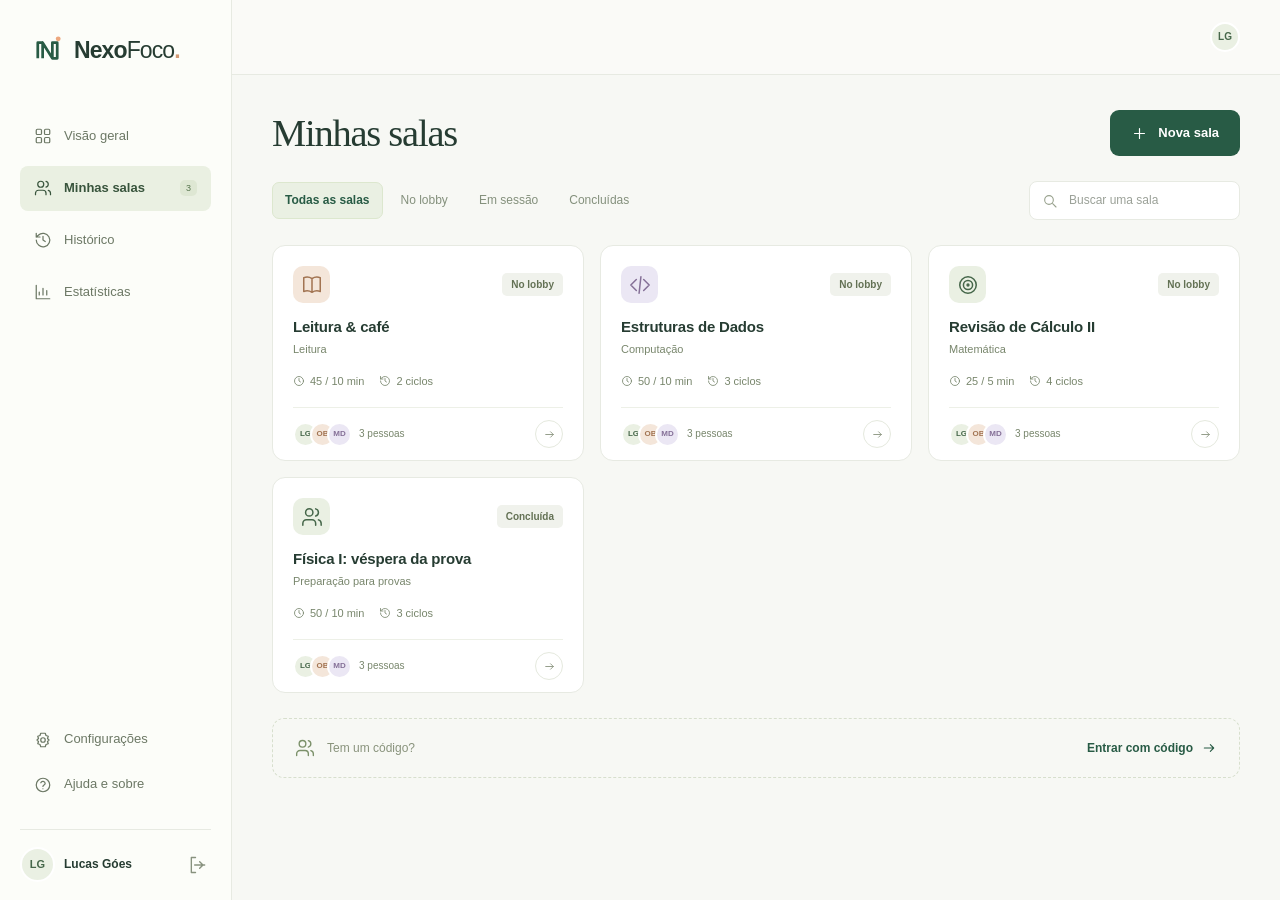
<file: frontend/salas.html>
<!DOCTYPE html>
<html lang="pt-BR">
<head>
  <meta charset="UTF-8">
  <meta name="viewport" content="width=device-width, initial-scale=1.0">
  <title>NexoFoco · Minhas salas</title>
  <link rel="icon" href="assets/favicon.svg" type="image/svg+xml">
  <link rel="stylesheet" href="css/style.css">
</head>
<body>
  <a class="skip-link" href="#conteudo">Pular para o conteúdo</a>
  <div class="app-shell">
    <!-- Barra lateral: igual em todas as páginas, muda só o item marcado com a classe active -->
    <aside class="sidebar" id="sidebar">
      <a class="brand" href="dashboard.html" aria-label="NexoFoco, início"><span class="brand-symbol"><svg viewBox="0 0 36 36" fill="none" aria-hidden="true"><path d="M8 26V10h5l10 16V10h5v16h-5L13 10v16" stroke="currentColor" stroke-width="2.8" stroke-linejoin="round"/><circle cx="29" cy="6" r="2.5" fill="#eda77e"/></svg></span><span>Nexo<span class="brand-focus">Foco</span><span class="brand-dot">.</span></span></a>
      <nav aria-label="Navegação principal">
        <a class="nav-item" href="dashboard.html"><svg class="icon" viewBox="0 0 24 24" aria-hidden="true"><rect x="3" y="3" width="7" height="7" rx="1.5"/><rect x="14" y="3" width="7" height="7" rx="1.5"/><rect x="3" y="14" width="7" height="7" rx="1.5"/><rect x="14" y="14" width="7" height="7" rx="1.5"/></svg><span>Visão geral</span></a>
        <a class="nav-item active" href="salas.html"><svg class="icon" viewBox="0 0 24 24" aria-hidden="true"><path d="M16 21v-2a4 4 0 0 0-4-4H6a4 4 0 0 0-4 4v2m20 0v-2a4 4 0 0 0-3-3.87"/><circle cx="9" cy="7" r="4"/><path d="M16 3.13a4 4 0 0 1 0 7.75"/></svg><span>Minhas salas</span><span class="nav-count">3</span></a>
        <a class="nav-item" href="historico.html"><svg class="icon" viewBox="0 0 24 24" aria-hidden="true"><path d="M3 12a9 9 0 1 0 2.7-6.4L3 8m0-5v5h5m4-1v5l3 2"/></svg><span>Histórico</span></a>
        <a class="nav-item" href="estatisticas.html"><svg class="icon" viewBox="0 0 24 24" aria-hidden="true"><path d="M3 3v18h18M7 16v-4m5 4V7m5 9v-6"/></svg><span>Estatísticas</span></a>
      </nav>
      <div class="sidebar-bottom">
        <a class="nav-item" href="configuracoes.html"><svg class="icon" viewBox="0 0 24 24" aria-hidden="true"><path d="m9 3-1 3-3 1 1 3-2 2 2 2-1 3 3 1 1 3h6l1-3 3-1-1-3 2-2-2-2 1-3-3-1-1-3Z"/><circle cx="12" cy="12" r="3"/></svg><span>Configurações</span></a>
        <button class="nav-item" id="botao-ajuda"><svg class="icon" viewBox="0 0 24 24" aria-hidden="true"><circle cx="12" cy="12" r="9"/><path d="M9.1 9a3 3 0 0 1 5.8 1c0 2-3 2-3 4m0 3h.01"/></svg><span>Ajuda e sobre</span></button>
        <div class="sidebar-profile">
          <span class="avatar green perfil-avatar">LG</span>
          <div><strong class="perfil-nome">Lucas Góes</strong></div>
          <a class="icon-btn" href="index.html" aria-label="Sair da conta"><svg class="icon" viewBox="0 0 24 24" aria-hidden="true"><path d="M9 21H4V3h5m5 5 4 4-4 4m-6-4h12"/></svg></a>
        </div>
      </div>
    </aside>

    <div class="workspace">
      <header class="topbar">
        <div class="breadcrumbs">
          <button class="icon-btn mobile-menu" id="botao-menu" aria-label="Abrir navegação"><svg class="icon" viewBox="0 0 24 24" aria-hidden="true"><path d="M4 6h16M4 12h16M4 18h16"/></svg></button>
        </div>
        <div class="topbar-right">
          <a href="configuracoes.html" class="profile-link" aria-label="Meu perfil"><span class="avatar small green perfil-avatar">LG</span></a>
        </div>
      </header>

      <main class="main-content" id="conteudo" tabindex="-1">
        <div class="page-heading">
          <div><h1>Minhas salas</h1></div>
          <a href="criar.html" class="btn btn-primary"><svg class="icon" viewBox="0 0 24 24" aria-hidden="true"><path d="M12 5v14M5 12h14"/></svg>Nova sala</a>
        </div>

        <div class="list-toolbar">
          <!-- O value de cada botão é a classe que o cartão da sala precisa ter para aparecer (ver salas.js) -->
          <div class="filter-tabs">
            <button class="selected" value="todas">Todas as salas</button>
            <button value="sala-lobby">No lobby</button>
            <button value="sala-ao-vivo">Em sessão</button>
            <button value="sala-concluida">Concluídas</button>
          </div>
          <label class="search-input"><svg class="icon" viewBox="0 0 24 24" aria-hidden="true"><circle cx="10.5" cy="10.5" r="6.5"/><path d="m16 16 5 5"/></svg><input id="busca-sala" placeholder="Buscar uma sala" aria-label="Buscar sala"></label>
        </div>

        <div class="empty-state escondido" id="salas-vazio">
          <span class="empty-icon"><svg class="icon" viewBox="0 0 24 24" aria-hidden="true"><path d="M16 21v-2a4 4 0 0 0-4-4H6a4 4 0 0 0-4 4v2m20 0v-2a4 4 0 0 0-3-3.87"/><circle cx="9" cy="7" r="4"/><path d="M16 3.13a4 4 0 0 1 0 7.75"/></svg></span>
          <h3>Nenhuma sala encontrada</h3>
          <a href="criar.html" class="btn btn-primary">Criar sala</a>
        </div>
        <div class="rooms-grid">
          <article class="room-card sala-lobby">
            <div class="room-card-top"><span class="icon-tile large peach"><svg class="icon" viewBox="0 0 24 24" aria-hidden="true"><path d="M12 5C9 3 6 3 3 4v15c3-1 6-1 9 1 3-2 6-2 9-1V4c-3-1-6-1-9 1Zm0 0v15"/></svg></span><span class="badge neutral">No lobby</span></div>
            <h3>Leitura &amp; café</h3>
            <p class="room-subject">Leitura</p>
            <div class="room-config"><span><svg class="icon" viewBox="0 0 24 24" aria-hidden="true"><circle cx="12" cy="12" r="9"/><path d="M12 7v5l3 2"/></svg>45 / 10 min</span><span><svg class="icon" viewBox="0 0 24 24" aria-hidden="true"><path d="M3 12a9 9 0 1 0 2.7-6.4L3 8m0-5v5h5m4-1v5l3 2"/></svg>2 ciclos</span></div>
            <div class="room-card-footer">
              <div class="avatar-stack"><span class="avatar small green">LG</span><span class="avatar small peach">OB</span><span class="avatar small purple">MD</span><span>3 pessoas</span></div>
              <a class="icon-btn room-arrow" href="sala.html?codigo=LC2W8M" aria-label="Abrir Leitura &amp; café"><svg class="icon" viewBox="0 0 24 24" aria-hidden="true"><path d="M5 12h14m-5-5 5 5-5 5"/></svg></a>
            </div>
          </article>
          <article class="room-card sala-lobby">
            <div class="room-card-top"><span class="icon-tile large purple"><svg class="icon" viewBox="0 0 24 24" aria-hidden="true"><path d="m8 6-6 6 6 6m8-12 6 6-6 6m-3-15-2 18"/></svg></span><span class="badge neutral">No lobby</span></div>
            <h3>Estruturas de Dados</h3>
            <p class="room-subject">Computação</p>
            <div class="room-config"><span><svg class="icon" viewBox="0 0 24 24" aria-hidden="true"><circle cx="12" cy="12" r="9"/><path d="M12 7v5l3 2"/></svg>50 / 10 min</span><span><svg class="icon" viewBox="0 0 24 24" aria-hidden="true"><path d="M3 12a9 9 0 1 0 2.7-6.4L3 8m0-5v5h5m4-1v5l3 2"/></svg>3 ciclos</span></div>
            <div class="room-card-footer">
              <div class="avatar-stack"><span class="avatar small green">LG</span><span class="avatar small peach">OB</span><span class="avatar small purple">MD</span><span>3 pessoas</span></div>
              <a class="icon-btn room-arrow" href="sala.html?codigo=ED5B9T" aria-label="Abrir Estruturas de Dados"><svg class="icon" viewBox="0 0 24 24" aria-hidden="true"><path d="M5 12h14m-5-5 5 5-5 5"/></svg></a>
            </div>
          </article>
          <article class="room-card sala-lobby">
            <div class="room-card-top"><span class="icon-tile large green"><svg class="icon" viewBox="0 0 24 24" aria-hidden="true"><circle cx="12" cy="12" r="9"/><circle cx="12" cy="12" r="5"/><circle cx="12" cy="12" r="1"/></svg></span><span class="badge neutral">No lobby</span></div>
            <h3>Revisão de Cálculo II</h3>
            <p class="room-subject">Matemática</p>
            <div class="room-config"><span><svg class="icon" viewBox="0 0 24 24" aria-hidden="true"><circle cx="12" cy="12" r="9"/><path d="M12 7v5l3 2"/></svg>25 / 5 min</span><span><svg class="icon" viewBox="0 0 24 24" aria-hidden="true"><path d="M3 12a9 9 0 1 0 2.7-6.4L3 8m0-5v5h5m4-1v5l3 2"/></svg>4 ciclos</span></div>
            <div class="room-card-footer">
              <div class="avatar-stack"><span class="avatar small green">LG</span><span class="avatar small peach">OB</span><span class="avatar small purple">MD</span><span>3 pessoas</span></div>
              <a class="icon-btn room-arrow" href="sala.html?codigo=NX4K7Q" aria-label="Abrir Revisão de Cálculo II"><svg class="icon" viewBox="0 0 24 24" aria-hidden="true"><path d="M5 12h14m-5-5 5 5-5 5"/></svg></a>
            </div>
          </article>
          <article class="room-card sala-concluida">
            <div class="room-card-top"><span class="icon-tile large green"><svg class="icon" viewBox="0 0 24 24" aria-hidden="true"><path d="M16 21v-2a4 4 0 0 0-4-4H6a4 4 0 0 0-4 4v2m20 0v-2a4 4 0 0 0-3-3.87"/><circle cx="9" cy="7" r="4"/><path d="M16 3.13a4 4 0 0 1 0 7.75"/></svg></span><span class="badge neutral">Concluída</span></div>
            <h3>Física I: véspera da prova</h3>
            <p class="room-subject">Preparação para provas</p>
            <div class="room-config"><span><svg class="icon" viewBox="0 0 24 24" aria-hidden="true"><circle cx="12" cy="12" r="9"/><path d="M12 7v5l3 2"/></svg>50 / 10 min</span><span><svg class="icon" viewBox="0 0 24 24" aria-hidden="true"><path d="M3 12a9 9 0 1 0 2.7-6.4L3 8m0-5v5h5m4-1v5l3 2"/></svg>3 ciclos</span></div>
            <div class="room-card-footer">
              <div class="avatar-stack"><span class="avatar small green">LG</span><span class="avatar small peach">OB</span><span class="avatar small purple">MD</span><span>3 pessoas</span></div>
              <a class="icon-btn room-arrow" href="resumo.html?nome=Física+I:+véspera+da+prova&data=30+de+setembro+às+20:00&motivo=concluida&foco=9000&duracao=10200&ciclos=3&planejados=3&puladas=0&meta_feita=Refazer+a+lista+de+cinemática&meta_feita=Revisar+as+leis+de+Newton" aria-label="Abrir Física I: véspera da prova"><svg class="icon" viewBox="0 0 24 24" aria-hidden="true"><path d="M5 12h14m-5-5 5 5-5 5"/></svg></a>
            </div>
          </article>
        </div>

        <div class="inline-invite"><svg class="icon" viewBox="0 0 24 24" aria-hidden="true"><path d="M16 21v-2a4 4 0 0 0-4-4H6a4 4 0 0 0-4 4v2m20 0v-2a4 4 0 0 0-3-3.87"/><circle cx="9" cy="7" r="4"/><path d="M16 3.13a4 4 0 0 1 0 7.75"/></svg>Tem um código?<a class="text-link" href="entrar.html">Entrar com código<svg class="icon" viewBox="0 0 24 24" aria-hidden="true"><path d="M5 12h14m-5-5 5 5-5 5"/></svg></a></div>
      </main>
    </div>
  </div>

  <!-- Janela "Ajuda e sobre": aparece quando comum.js remove a classe escondido -->
  <div class="modal escondido" id="modal-ajuda">
    <div class="modal-box">
      <div class="modal-header">
        <h2>Como funciona</h2>
        <button class="icon-btn fechar-modal" aria-label="Fechar"><svg class="icon" viewBox="0 0 24 24" aria-hidden="true"><path d="m6 6 12 12M6 18 18 6"/></svg></button>
      </div>
      <ol class="help-steps">
        <li>Crie uma sala e defina os tempos.</li>
        <li>Compartilhe o código com o grupo.</li>
        <li>Adicione metas e marque que está pronto.</li>
        <li>Consulte o resumo ao final.</li>
      </ol>
      <p class="muted">Projeto acadêmico INF321<br>Otávio Silva Bitencourt · Mateus José Dias · Lucas Carvalho de Góes</p>
      <div class="modal-actions">
        <button class="btn btn-outline fechar-modal">Voltar</button>
      </div>
    </div>
  </div>

  <script src="js/comum.js"></script>
  <script src="js/salas.js"></script>
</body>
</html>
</file>
<file: frontend/css/style.css>
/*
  NexoFoco - folha de estilos única, usada por todas as páginas.
  Cores principais: fundo #f7f8f4, texto #263c32, verde #285b45.
  Fontes: "Segoe UI", Arial, sans-serif (texto) e Georgia, serif (títulos).
*/

/* ==================== Base: elementos HTML, botões, selos, avatares e marca ==================== */

*{
  box-sizing:border-box
}
/* Esconde qualquer elemento. O !important garante que esta regra vença as outras */
.escondido{
  display:none!important
}
html{
  scroll-behavior:smooth
}
body{
  margin:0;
  background:#f7f8f4;
  color:#263c32;
  font:14px/1.6 "Segoe UI",Arial,sans-serif;
  -webkit-font-smoothing:antialiased
}
button,input,select,textarea{
  font:inherit
}
button,a,input,select{
  -webkit-tap-highlight-color:transparent
}
button,a{
  touch-action:manipulation
}
button{
  cursor:pointer
}
button:disabled{
  cursor:not-allowed;
  opacity:.43
}
a{
  color:inherit;
  text-decoration:none
}
p{
  margin:0
}
h1,h2,h3{
  margin:0;
  line-height:1.25;
  font-weight:500
}
h1{
  font:400 clamp(30px,3vw,39px)/1.2 Georgia,"Times New Roman",serif;
  letter-spacing:-1.2px
}
h2{
  font-size:18px;
  font-weight:600;
  letter-spacing:-.45px
}
h3{
  font-size:16px;
  font-weight:600
}
hr{
  border:0;
  border-top:1px solid #e7eae2;
  width:100%;
  margin:6px 0
}
input,select{
  min-width:0;
  color:#263c32
}
input[type=checkbox],input[type=radio]{
  accent-color:#285b45
}
input::placeholder{
  color:#9ba198
}
input:disabled{
  background:#f4f5f1;
  color:#6c7665
}
button{
  color:inherit
}
button:focus-visible,a:focus-visible,input:focus-visible,select:focus-visible{
  outline:3px solid #88a578;
  outline-offset:4px
}
/* Campo com erro (classe colocada pelo JavaScript na validação) */
.invalido{
  border-color:#af4940!important
}
input[type=number]{
  appearance:textfield
}
input[type=number]::-webkit-inner-spin-button{
  appearance:none
}
.sr-only{
  position:absolute!important;
  width:1px;
  height:1px;
  padding:0;
  margin:-1px;
  overflow:hidden;
  clip:rect(0,0,0,0);
  white-space:nowrap;
  border:0
}
.skip-link{
  position:fixed;
  top:10px;
  left:10px;
  z-index:100;
  background:#285b45;
  color:#fff;
  padding:12px 18px;
  border-radius:8px;
  transform:translateY(-150%)
}
.skip-link:focus{
  transform:none
}
.icon{
  width:20px;
  height:20px;
  flex:none;
  vertical-align:middle;
  fill:none;
  stroke:currentColor;
  stroke-width:1.65;
  stroke-linecap:round;
  stroke-linejoin:round
}
.muted{
  color:#6c7665;
  font-size:13px
}
.btn{
  display:inline-flex;
  align-items:center;
  justify-content:center;
  gap:10px;
  padding:12px 20px;
  min-height:45px;
  border:1px solid transparent;
  border-radius:9px;
  font-size:13px;
  line-height:1.5;
  font-weight:600;
  transition:background .2s,box-shadow .2s,transform .2s
}
.btn .icon{
  width:17px;
  height:17px
}
.btn:not(:disabled):active{
  transform:translateY(1px)
}
.btn-primary{
  background:#285b45;
  color:#fff
}
.btn-primary:hover:not(:disabled){
  background:#1e4835;
  box-shadow:0 4px 10px #285b451c
}
.btn-outline{
  background:transparent;
  border-color:#dce1d6
}
.btn-outline:hover:not(:disabled){
  background:#f1f4ec
}
.btn-soft{
  background:#eaf0e3;
  color:#285b45;
  border-color:#c7d7be
}
.btn-danger{
  background:#af4940;
  color:white
}
.btn-small{
  font-size:12px;
  padding:8px 13px;
  min-height:36px
}
.full{
  width:100%
}
.text-link{
  display:inline-flex;
  align-items:center;
  gap:8px;
  color:#285b45;
  font-size:12px;
  font-weight:600;
  border:0;
  background:transparent;
  padding:0
}
.text-link .icon{
  width:16px;
  height:16px
}
.text-link:hover{
  text-decoration:underline;
  text-underline-offset:4px
}
.icon-btn{
  display:inline-flex;
  align-items:center;
  justify-content:center;
  width:34px;
  height:34px;
  padding:7px;
  background:transparent;
  border:0;
  border-radius:8px;
  flex:none
}
.icon-btn:hover{
  background:#263c320a
}
.danger-text{
  color:#af4940
}
.green{
  background:#eaf0e3;
  color:#46674a
}
.peach{
  background:#f4e6da;
  color:#a27452
}
.purple{
  background:#ebe7f4;
  color:#857097
}
.yellow{
  background:#f4eed9;
  color:#a18a43
}
.blue{
  background:#e4edf4;
  color:#62839a
}
.neutral{
  background:#f0f2ec;
  color:#7b8475
}
.icon-tile{
  display:inline-grid;
  place-items:center;
  width:35px;
  height:35px;
  flex:none;
  border-radius:10px
}
.icon-tile .icon{
  width:18px;
  height:18px
}
.icon-tile.large{
  width:43px;
  height:43px;
  border-radius:12px
}
.icon-tile.large .icon{
  width:22px;
  height:22px
}
.badge{
  display:inline-flex;
  align-items:center;
  font-size:10px;
  font-weight:600;
  padding:4px 9px;
  border-radius:5px;
  white-space:nowrap;
  line-height:1.5
}
.dot{
  display:inline-block;
  width:6px;
  height:6px;
  border-radius:50%;
  flex:none
}
.dot.green{
  background:#769a63
}
.dot.peach{
  background:#d4a07e
}
.dot.purple{
  background:#a58bbc
}
.avatar{
  display:inline-grid;
  place-items:center;
  font-size:11px;
  font-weight:600;
  width:35px;
  height:35px;
  border-radius:50%;
  flex:none;
  border:2px solid #fff
}
.avatar.small{
  width:30px;
  height:30px;
  font-size:10px
}
.avatar.big{
  width:62px;
  height:62px;
  font-size:21px
}
.avatar-stack{
  display:flex;
  align-items:center
}
.avatar-stack .avatar+.avatar{
  margin-left:-8px
}
.avatar-stack>span:last-child:not(.avatar){
  font-size:10px;
  margin-left:8px;
  color:#6c7665
}
.brand{
  display:flex;
  align-items:center;
  gap:9px;
  font-size:23px;
  letter-spacing:-.9px;
  font-weight:600
}
.brand-symbol{
  width:35px;
  height:35px;
  display:inline-grid;
  place-items:center;
  color:#285b45
}
.brand-symbol svg{
  width:100%;
  height:100%
}
.brand-focus{
  font-weight:400
}
.brand-dot{
  color:#d29a75
}

/* ==================== Estrutura: barra lateral, topo e área de conteúdo ==================== */

.app-shell{
  display:flex;
  min-height:100vh
}
.sidebar{
  width:232px;
  flex:none;
  position:fixed;
  inset:0 auto 0 0;
  display:flex;
  flex-direction:column;
  background:#fcfdf9;
  border-right:1px solid #e7eae2;
  padding:32px 20px 18px;
  z-index:25
}
.sidebar .brand{
  margin:0 10px 45px
}
.sidebar-section-label{
  font-size:8px;
  font-weight:600;
  letter-spacing:1.4px;
  color:#99a191;
  margin:0 15px 16px
}
.sidebar nav{
  display:flex;
  flex-direction:column;
  gap:7px
}
.nav-item{
  display:flex;
  align-items:center;
  gap:12px;
  padding:12px 14px;
  width:100%;
  min-height:45px;
  border:0;
  border-radius:8px;
  background:transparent;
  color:#7a8478;
  font-weight:500;
  font-size:12px;
  text-align:left;
  transition:background .15s
}
.nav-item .icon{
  width:18px;
  height:18px;
  stroke-width:1.65
}
.nav-item.active{
  background:#eaf0e2;
  color:#38543c
}
.nav-item:hover{
  background:#f0f3eb
}
.nav-item.active>span:not(.nav-count){
  font-weight:600
}
.nav-count{
  margin-left:auto;
  font-size:9px;
  background:#dee7d3;
  color:#56744c;
  border-radius:5px;
  padding:1px 6px
}
.sidebar-bottom{
  margin-top:auto;
  padding-top:40px
}
.sidebar-tip{
  background:#f1f4e9;
  border-radius:12px;
  padding:20px 17px;
  margin:0 2px 24px;
  position:relative
}
.sidebar-tip>.icon{
  width:23px;
  height:23px;
  color:#87976a;
  margin-bottom:10px
}
.sidebar-tip strong{
  display:block;
  font-family:Georgia,"Times New Roman",serif;
  font-size:17px;
  font-weight:400;
  letter-spacing:-.25px
}
.sidebar-tip p{
  font-size:10px;
  line-height:1.8;
  color:#8c937f;
  margin-top:8px
}
.tip-line{
  display:block;
  width:24px;
  height:2px;
  background:#b6c2a3;
  margin-top:15px
}
.sidebar-profile{
  display:flex;
  gap:9px;
  align-items:center;
  border-top:1px solid #e7eae2;
  margin-top:22px;
  padding:17px 0 0
}
.sidebar-profile>div{
  overflow:hidden;
  flex:1
}
.sidebar-profile strong{
  font-size:11px;
  font-weight:600;
  display:block;
  white-space:nowrap;
  overflow:hidden;
  text-overflow:ellipsis
}
.sidebar-profile div>span{
  font-size:8px;
  color:#6c7665
}
.sidebar-profile .icon-btn{
  width:27px;
  height:30px;
  padding:5px;
  color:#88927f
}
.workspace{
  width:calc(100% - 232px);
  margin-left:232px;
  min-height:100vh;
  display:flex;
  flex-direction:column
}
.topbar{
  height:75px;
  min-height:75px;
  display:flex;
  align-items:center;
  justify-content:space-between;
  border-bottom:1px solid #e7eae2;
  padding:0 40px;
  background:#fcfdf9aa;
  gap:16px
}
.breadcrumbs{
  display:flex;
  align-items:center;
  gap:13px;
  font-size:11px;
  color:#9ba290
}
.breadcrumbs>.icon{
  width:12px;
  height:12px
}
.breadcrumbs strong{
  font-weight:500;
  color:#64715e
}
.topbar-right{
  display:flex;
  align-items:center;
  gap:20px
}
.header-date{
  display:flex;
  align-items:center;
  gap:8px;
  font-size:10px;
  color:#8d957f
}
.header-date .icon{
  width:14px;
  height:14px
}
.main-content{
  width:100%;
  max-width:1400px;
  margin:0 auto;
  padding:35px 40px 38px;
  display:flex;
  flex-direction:column;
  gap:25px;
  flex:1
}
.page-heading{
  display:flex;
  align-items:center;
  justify-content:space-between;
  gap:18px
}
.page-heading p{
  color:#6c7665;
  font-size:12px;
  margin-top:9px
}
.eyebrow{
  font-size:8px;
  letter-spacing:1.55px;
  font-weight:600;
  color:#6f8263
}
.footer{
  display:flex;
  justify-content:space-between;
  align-items:center;
  gap:15px;
  padding:20px 40px;
  border-top:1px solid #e7eae2;
  color:#a8af9c;
  font-size:9px
}
.footer>span>span{
  margin:0 6px
}
.footer>span:last-child{
  display:flex;
  align-items:center;
  gap:7px
}
.footer .icon{
  width:11px;
  height:11px
}
.mobile-menu{
  display:none
}
.back-link{
  display:inline-flex;
  align-items:center;
  gap:8px;
  align-self:flex-start;
  color:#7c8874;
  font-size:11px;
  margin-bottom:-5px
}
.back-link .icon{
  width:15px;
  height:15px
}
.back-link:hover{
  color:#285b45
}
.compact .main-content{
  gap:18px;
  padding-top:25px
}
.compact .panel{
  padding:19px
}
.compact .stat-card{
  padding:16px
}
.compact .person-row{
  padding:11px 0
}

/* ==================== Componentes: cartões, listas, gráfico, formulários e avisos ==================== */

.code-input{
  border:1px solid #dfe4d9;
  border-radius:8px;
  background:#fafbf7;
  font-size:13px;
  font-weight:500;
  padding:10px 13px;
  letter-spacing:2px;
  text-transform:uppercase;
  width:100%;
  height:40px
}
.stats-grid{
  display:grid;
  grid-template-columns:repeat(4,1fr);
  gap:16px
}
.stat-card{
  padding:20px 21px 17px;
  border:1px solid #e7eae2;
  background:#fff;
  border-radius:13px;
  box-shadow:0 5px 20px #263c3205;
  min-width:0
}
.stat-label{
  display:flex;
  align-items:center;
  justify-content:space-between;
  gap:8px;
  color:#808978;
  font-size:10px
}
.stat-label .icon-tile{
  width:29px;
  height:29px;
  border-radius:8px
}
.stat-label .icon{
  width:15px;
  height:15px
}
.stat-value{
  font:400 27px/1.5 Georgia,"Times New Roman",serif;
  letter-spacing:-.8px;
  display:block;
  margin-top:7px
}
.stat-value small{
  font:400 15px "Segoe UI",Arial,sans-serif;
  color:#a2aa98;
  letter-spacing:0
}
.stat-card>p{
  font-size:9px;
  color:#9aa38e;
  margin-top:3px
}
.section-heading{
  display:flex;
  align-items:center;
  justify-content:space-between;
  gap:12px;
  margin-bottom:17px
}
.section-heading h2{
  font-size:15px;
  font-weight:600;
  letter-spacing:-.3px
}
.section-heading>div>span{
  font-size:10px;
  color:#8b9380;
  display:block;
  margin-top:5px
}
.section-heading .text-link{
  font-size:10px
}
.rooms-grid{
  display:grid;
  grid-template-columns:repeat(3,minmax(0,1fr));
  gap:16px
}
.room-card{
  border:1px solid #e7eae2;
  border-radius:13px;
  background:#fff;
  padding:20px 20px 0;
  transition:box-shadow .2s,transform .2s
}
.room-card:hover{
  box-shadow:0 5px 20px #263c3209;
  transform:translateY(-2px)
}
.room-card-top{
  display:flex;
  align-items:center;
  justify-content:space-between;
  margin-bottom:15px
}
.room-card-top .icon-tile{
  width:37px;
  height:37px;
  border-radius:10px
}
.room-card-top .icon{
  width:19px;
  height:19px
}
.room-card-top .badge{
  font-size:8px
}
.room-card h3{
  font-size:13px;
  font-weight:600;
  letter-spacing:-.2px;
  overflow-wrap:anywhere
}
.room-subject{
  font-size:10px;
  margin-top:4px;
  color:#9aa18f
}
.room-config{
  display:flex;
  gap:15px;
  margin:14px 0 17px;
  font-size:9px;
  color:#808b77
}
.room-config>span{
  display:flex;
  align-items:center;
  gap:5px
}
.room-config .icon{
  width:12px;
  height:12px
}
.room-card-footer{
  border-top:1px solid #edf0e7;
  padding:12px 0;
  display:flex;
  align-items:center;
  justify-content:space-between
}
.room-card-footer .avatar{
  width:25px;
  height:25px;
  font-size:8px
}
.room-card-footer .avatar-stack>span:last-child:not(.avatar){
  font-size:9px;
  margin-left:7px
}
.room-arrow{
  width:28px;
  height:28px;
  border:1px solid #e5e9de;
  border-radius:50%;
  color:#8a947e
}
.room-arrow .icon{
  width:13px;
  height:13px
}
.dashboard-bottom{
  display:grid;
  grid-template-columns:1.1fr 1fr;
  gap:18px
}
.panel{
  padding:23px;
  border:1px solid #e7eae2;
  border-radius:17px;
  background:#fff;
  box-shadow:0 5px 20px #263c3205
}
.dashboard-bottom .panel{
  padding:22px 23px
}
.session-row{
  background:transparent;
  width:100%;
  display:flex;
  align-items:center;
  gap:13px;
  text-align:left;
  border:0;
  border-bottom:1px solid #edf0e7;
  padding:12px 0;
  transition:background .2s;
  border-radius:0
}
.session-row:last-child{
  border-bottom:0;
  padding-bottom:2px
}
.session-row:hover{
  background:#f9fbf5
}
.session-date{
  background:#f4f6ef;
  border-radius:7px;
  width:39px;
  height:43px;
  display:flex;
  flex-direction:column;
  align-items:center;
  justify-content:center;
  flex:none;
  line-height:1.15
}
.session-date strong{
  font-size:13px;
  font-weight:600;
  color:#708064
}
.session-date small{
  font-size:8px;
  color:#a0aa92;
  margin-top:3px
}
.session-info{
  flex:1;
  min-width:0
}
.session-info strong{
  display:block;
  font-size:11px;
  font-weight:600;
  white-space:nowrap;
  overflow:hidden;
  text-overflow:ellipsis
}
.session-info>span{
  display:block;
  font-size:9px;
  color:#9ba48f;
  margin-top:4px
}
.session-info i{
  font-style:normal;
  margin:0 4px
}
.session-goals{
  display:flex;
  align-items:center;
  gap:4px;
  font-size:9px;
  color:#8a987a;
  white-space:nowrap;
  background:#f0f4e9;
  border-radius:5px;
  padding:3px 7px
}
.session-goals .icon{
  width:11px;
  height:11px
}
.session-row>.icon{
  width:12px;
  height:12px;
  color:#a7ae9b
}
.weekly-chart{
  display:flex;
  gap:13px;
  min-height:147px;
  padding:13px 6px 0
}
.chart-column{
  flex:1;
  display:flex;
  flex-direction:column;
  align-items:center;
  gap:8px;
  font-size:9px;
  color:#a3aa97;
  min-width:0
}
.chart-amount{
  font-size:8px;
  white-space:nowrap;
  color:#99a18c
}
.bar-track{
  height:89px;
  width:100%;
  display:flex;
  align-items:flex-end;
  border-bottom:1px solid #eef1e8
}
.chart-bar{
  border-radius:5px 5px 0 0;
  width:100%;
  max-width:31px;
  background:#d6e2c7;
  min-height:3px;
  margin:0 auto
}
.chart-column.today .chart-bar{
  background:#648451
}
.chart-column.today{
  color:#657d51;
  font-weight:600
}
.chart-caption{
  display:flex;
  align-items:center;
  justify-content:center;
  gap:5px;
  font-size:9px;
  color:#a0a88f;
  border-top:1px solid #edf0e7;
  margin-top:12px;
  padding-top:11px
}
.chart-caption .icon{
  width:11px;
  height:11px
}
.list-toolbar{
  display:flex;
  align-items:center;
  justify-content:space-between;
  gap:15px;
  flex-wrap:wrap
}
.filter-tabs{
  display:flex;
  align-items:center;
  gap:5px;
  flex-wrap:wrap
}
.filter-tabs button{
  border:1px solid transparent;
  background:transparent;
  padding:8px 12px;
  color:#84907c;
  font-size:11px;
  border-radius:7px
}
.filter-tabs button.selected{
  background:#eaf0e3;
  border-color:#dce7ce;
  color:#285b45;
  font-weight:600
}
.search-input{
  display:flex;
  align-items:center;
  gap:9px;
  background:#fff;
  border:1px solid #e7eae2;
  border-radius:8px;
  padding:8px 12px
}
.search-input .icon{
  width:16px;
  height:16px;
  color:#99a28e
}
.search-input input{
  border:0;
  outline:0;
  background:transparent;
  font-size:11px;
  width:160px
}
.search-input:focus-within{
  outline:2px solid #88a578;
  outline-offset:2px
}
.inline-invite{
  padding:19px 22px;
  border:1px dashed #d7dfcd;
  display:flex;
  align-items:center;
  gap:12px;
  border-radius:12px;
  color:#89937c;
  font-size:12px
}
.inline-invite>.icon{
  color:#7c916a
}
.inline-invite>a{
  margin-left:auto
}
.empty-state{
  display:flex;
  flex-direction:column;
  align-items:center;
  justify-content:center;
  text-align:center;
  gap:12px;
  padding:45px 22px;
  background:#fafbf7;
  border:1px dashed #e2e8da;
  border-radius:13px
}
.empty-icon{
  display:grid;
  place-items:center;
  width:49px;
  height:49px;
  background:#eaf0e3;
  color:#879b74;
  border-radius:50%
}
.empty-state h3{
  font-family:Georgia,"Times New Roman",serif;
  font-size:21px;
  font-weight:400
}
.empty-state p{
  max-width:370px;
  font-size:12px;
  color:#6c7665
}
.empty-state .btn{
  margin-top:5px
}
.dashboard-bottom .empty-state{
  padding:24px 15px;
  border:0;
  background:transparent
}
.dashboard-bottom .empty-state h3{
  font-size:18px
}
.dashboard-bottom .empty-state p{
  font-size:11px
}
.form-panel{
  display:flex;
  flex-direction:column;
  gap:22px;
  padding:28px
}
.panel-title{
  display:flex;
  align-items:center;
  gap:12px
}
.panel-title h2{
  font-size:17px
}
.panel-title p{
  font-size:11px;
  color:#6c7665;
  margin-top:3px
}
.field{
  display:flex;
  flex-direction:column;
  gap:8px;
  font-size:12px;
  font-weight:500
}
.field input,.field select{
  border:1px solid #dee4d8;
  border-radius:8px;
  background:#fbfcf8;
  padding:12px 13px;
  width:100%;
  min-height:44px;
  font-size:12px;
  font-weight:400
}
.field-hint{
  color:#99a28e;
  font-size:10px;
  font-weight:400
}
.field-error{
  font-size:11px;
  color:#af4940;
  line-height:1.5;
  display:block;
  font-weight:400
}
.field-error:empty{
  display:none
}
.preview-details{
  display:flex;
  flex-direction:column;
  gap:15px;
  margin:21px 0 27px
}
.preview-details>span{
  display:flex;
  justify-content:space-between;
  gap:10px;
  font-size:11px;
  color:#8e9880
}
.preview-details strong{
  font-size:11px;
  font-weight:500;
  color:#5f7253
}
.progress-track{
  height:5px;
  width:100%;
  background:#eef2e7;
  border-radius:5px;
  overflow:hidden;
  margin-top:18px
}
.progress-track>div{
  height:100%;
  background:#8ba577;
  border-radius:5px;
  transition:width .3s
}
.progress-caption{
  display:block;
  color:#a0aa92;
  font-size:9px;
  margin-top:8px
}
.notice{
  display:flex;
  align-items:flex-start;
  gap:10px;
  color:#71835f;
  font-size:11px;
  line-height:1.8;
  background:#f1f5e9;
  border:1px solid #e3ebd7;
  border-radius:9px;
  padding:14px
}
.notice>.icon{
  width:17px;
  height:17px;
  margin-top:2px
}
.notice.warning{
  background:#f8efe0;
  color:#a48961;
  border-color:#eedfca
}
/* Janela sobreposta (ajuda e confirmações): aparece quando o JavaScript remove a classe escondido */
.modal{
  position:fixed;
  top:0;
  left:0;
  width:100%;
  height:100%;
  display:flex;
  align-items:center;
  justify-content:center;
  padding:17px;
  background:#1731225c;
  z-index:100
}
.modal-box{
  border:1px solid #dde5d3;
  border-radius:17px;
  background:#fcfdf9;
  color:#263c32;
  padding:27px;
  width:100%;
  max-width:530px;
  box-shadow:0 20px 80px #10210f25
}
.modal-header{
  display:flex;
  align-items:center;
  justify-content:space-between;
  gap:15px;
  margin-bottom:18px
}
.modal-header h2{
  font:400 25px Georgia,"Times New Roman",serif;
  letter-spacing:-.7px
}
.modal-box>p{
  font-size:12px;
  color:#8d9b7e;
  line-height:1.9;
  margin:13px 0
}
.modal-actions{
  display:flex;
  justify-content:flex-end;
  gap:9px;
  margin-top:25px
}
.modal-actions .btn{
  font-size:11px;
  min-height:39px
}
.help-steps{
  padding-left:20px;
  display:flex;
  flex-direction:column;
  gap:15px;
  margin:22px 0;
  font-size:11px;
  color:#95a187
}
.help-steps strong{
  display:block;
  color:#637e51;
  font-weight:500
}

/* ==================== Tela: Visão geral ==================== */

.greeting-dot{
  color:#81986e
}
.welcome-tag{
  display:flex;
  align-items:center;
  gap:6px;
  padding:7px 10px;
  background:#f0f2e9;
  border:1px solid #e7eadf;
  border-radius:6px;
  color:#858d76;
  font-size:9px;
  white-space:nowrap
}
.welcome-tag .icon{
  width:13px;
  height:13px
}
.dashboard-actions{
  display:grid;
  grid-template-columns:1.95fr 1fr;
  gap:19px
}
.hero-card{
  background:#e9efdd;
  border:1px solid #e0e7d5;
  border-radius:17px;
  padding:30px 31px 21px;
  min-height:282px;
  position:relative;
  overflow:hidden
}
.hero-copy{
  position:relative;
  z-index:2
}
.hero-copy h2{
  font:400 clamp(25px,2.5vw,35px)/1.2 Georgia,"Times New Roman",serif;
  letter-spacing:-1px;
  margin-top:12px
}
.hero-copy p{
  font-size:11px;
  color:#78876c;
  line-height:1.8;
  margin-top:12px
}
.hero-copy .btn{
  margin-top:18px;
  font-size:11px;
  padding:10px 16px;
  min-height:38px
}
.hero-copy .btn .icon{
  width:15px;
  height:15px
}
.hero-copy .btn .icon:last-child{
  margin-left:10px;
  width:14px
}
.hero-card>.focus-art{
  position:absolute;
  right:-13px;
  top:17px;
  width:48%;
  height:auto
}
.hero-footnote{
  display:flex;
  align-items:center;
  gap:6px;
  color:#93a283;
  font-size:9px;
  position:relative;
  z-index:1;
  margin-top:18px
}
.hero-footnote .icon{
  width:12px;
  height:12px
}
.join-card{
  padding:23px 25px 20px;
  border:1px solid #e7eae2;
  border-radius:17px;
  background:#fff;
  display:flex;
  flex-direction:column
}
.join-card>.icon-tile{
  width:31px;
  height:31px;
  border-radius:8px;
  margin-bottom:10px
}
.join-card h2{
  font:400 21px/1.3 Georgia,"Times New Roman",serif;
  letter-spacing:-.65px
}
.join-card>p{
  font-size:11px;
  color:#6c7665;
  line-height:1.75;
  margin:8px 0 16px
}
.join-card form{
  display:flex;
  flex-direction:column;
  gap:8px;
  margin-top:auto
}
.join-card .btn{
  min-height:36px;
  padding:8px 15px;
  font-size:11px;
  justify-content:space-between
}
.join-card .btn .icon{
  width:14px;
  height:14px
}
.join-footnote{
  display:flex;
  align-items:center;
  gap:5px;
  margin-top:10px;
  color:#9aa08f;
  font-size:8px
}
.join-footnote .icon{
  width:10px;
  height:10px
}

/* ==================== Tela: Criar sala ==================== */

.create-grid{
  display:grid;
  grid-template-columns:minmax(0,1.5fr) minmax(280px,1fr);
  gap:23px;
  align-items:start
}
.preset-grid{
  display:grid;
  grid-template-columns:repeat(3,1fr);
  gap:9px
}
.preset{
  display:flex;
  flex-direction:column;
  align-items:flex-start;
  gap:4px;
  text-align:left;
  background:#fcfdf9;
  border:1px solid #e7eae2;
  border-radius:9px;
  padding:15px 12px
}
.preset.selected{
  border-color:#91aa7a;
  background:#f0f5e7
}
.preset strong{
  font-size:11px
}
.preset span{
  font-size:12px;
  color:#698154
}
.preset small{
  font-size:9px;
  color:#95a286
}
.time-fields{
  display:grid;
  grid-template-columns:repeat(2,minmax(0,1fr));
  gap:15px
}
.time-fields>.field{
  display:block
}
.time-fields .field>.icon{
  width:14px;
  height:14px;
  margin-right:6px
}
.unit-input{
  display:flex;
  align-items:center;
  border:1px solid #dee4d8;
  border-radius:8px;
  margin-top:9px;
  background:#fbfcf8;
  overflow:hidden
}
.unit-input input{
  width:70px;
  flex:1;
  border:0;
  background:transparent;
  font-size:16px;
  font-weight:500;
  padding:11px 13px
}
.unit-input span{
  font-size:10px;
  font-weight:400;
  color:#a1aa92;
  padding:0 15px
}
.unit-input:focus-within{
  outline:2px solid #88a578;
  outline-offset:2px
}
.unit-input input:focus-visible{
  outline:none
}
.cycles-row{
  display:flex;
  align-items:center;
  justify-content:space-between;
  gap:16px
}
.cycles-row strong{
  font-size:12px;
  font-weight:500
}
.cycles-row span{
  font-size:10px;
  display:block;
  color:#99a28f;
  margin-top:3px
}
.stepper{
  display:flex;
  align-items:center;
  gap:3px;
  background:#f0f3e9;
  padding:4px;
  border-radius:8px;
  flex:none
}
.stepper button{
  display:grid;
  place-items:center;
  font-size:18px;
  font-weight:300;
  width:30px;
  height:30px;
  border:1px solid #e4eadc;
  border-radius:6px;
  background:#fff
}
.cycles-row .stepper span{
  min-width:27px;
  text-align:center;
  font-weight:600;
  font-size:13px;
  color:#263c32;
  margin-top:0
}
.preview-panel{
  padding:26px;
  position:sticky;
  top:25px;
  background:#fcfdf9
}
.preview-orbit{
  display:flex;
  flex-direction:column;
  align-items:center;
  justify-content:center;
  min-height:190px;
  gap:8px;
  background:radial-gradient(circle at center,#eef3e5 0,#fcfdf9 65%)
}
.preview-orbit>.icon{
  width:34px;
  height:34px;
  color:#9eaf8b;
  stroke-width:1
}
.preview-orbit strong{
  font:400 36px Georgia,"Times New Roman",serif;
  letter-spacing:-1px
}
.preview-orbit span{
  font-size:10px;
  color:#95a087
}
.timeline{
  display:flex;
  gap:3px;
  height:23px
}
.timeline>span{
  border-radius:4px;
  min-width:2px
}
.focus-block{
  background:#8ba775
}
.break-block{
  background:#e8ba98
}
.timeline-labels{
  display:flex;
  justify-content:space-between;
  flex-wrap:wrap;
  gap:10px;
  font-size:9px;
  color:#93a087;
  margin:12px 0 23px
}
.timeline-labels span{
  display:flex;
  align-items:center;
  gap:5px
}
.preview-note{
  display:flex;
  align-items:center;
  justify-content:center;
  gap:5px;
  font-size:9px;
  color:#a1aa92;
  margin:14px 0 0
}
.preview-note>.icon{
  width:12px;
  height:12px
}

/* ==================== Tela: Entrar com código ==================== */

.join-page{
  max-width:530px;
  align-self:center;
  width:100%;
  padding:43px 40px;
  text-align:center;
  margin:25px 0 40px
}
.join-page>.icon-tile{
  display:grid;
  margin:0 auto 18px;
  width:52px;
  height:52px
}
.join-page>.eyebrow{
  display:block;
  margin-bottom:15px
}
.join-page h1{
  font-size:33px;
  line-height:1.25
}
.join-page>p{
  font-size:12px;
  color:#6c7665;
  margin:16px 0 24px
}
.join-page form{
  display:flex;
  flex-direction:column;
  gap:12px;
  max-width:300px;
  margin:0 auto
}
.join-page .field{
  align-self:flex-start
}
.join-page .code-input{
  text-align:center;
  font-size:20px;
  letter-spacing:5px;
  height:56px
}
.join-page .join-note{
  display:flex;
  align-items:center;
  justify-content:center;
  gap:6px;
  font-size:9px;
  margin-bottom:0
}
.join-note .icon{
  width:12px;
  height:12px
}

/* ==================== Tela: Sala (lobby e sessão ao vivo) ==================== */

.invite-code{
  display:flex;
  align-items:center;
  gap:12px;
  padding:9px 14px;
  border:1px dashed #aebfa1;
  background:#fcfdf9;
  border-radius:8px
}
.invite-code>span{
  font-size:7px;
  letter-spacing:1px;
  color:#9ba78f
}
.invite-code strong{
  font-size:17px;
  font-weight:500;
  letter-spacing:2px;
  color:#5d7650
}
.invite-code .icon{
  width:14px;
  height:14px;
  color:#7f9570
}
.subtitle-dot{
  margin:0 6px;
  color:#a9b19d
}
.lobby-layout{
  display:grid;
  grid-template-columns:minmax(0,1.4fr) minmax(290px,1fr);
  gap:22px;
  align-items:start
}
.participants-panel{
  padding:27px
}
.person-row{
  display:flex;
  align-items:center;
  gap:11px;
  padding:16px 0;
  border-bottom:1px solid #edf0e7
}
.person-row:last-child{
  border:0
}
.person-avatar{
  position:relative
}
.presence-dot{
  position:absolute;
  width:8px;
  height:8px;
  border:2px solid white;
  border-radius:50%;
  background:#7d9e67;
  bottom:1px;
  right:0
}
.presence-dot.off{
  background:#b3b9a8
}
.person-details{
  flex:1;
  min-width:0
}
.person-details strong{
  font-size:12px;
  font-weight:500;
  display:block;
  overflow-wrap:anywhere
}
.person-details strong small{
  font-size:10px;
  color:#a0aa93;
  font-weight:400
}
.person-details span{
  font-size:9px;
  display:block;
  margin-top:4px;
  color:#a0a894
}
.person-row.offline{
  opacity:.6
}
.person-row .badge{
  font-size:8px
}
.invite-box{
  display:flex;
  align-items:center;
  gap:11px;
  padding:17px;
  background:#f5f7f0;
  border-radius:10px;
  margin-top:23px;
  flex-wrap:wrap
}
.invite-box>.icon{
  width:21px;
  height:21px;
  color:#8c9d7b
}
.invite-box>div{
  flex:1;
  min-width:150px
}
.invite-box strong{
  font-weight:500;
  font-size:11px
}
.invite-box p{
  font-size:9px;
  margin-top:4px;
  color:#98a38b
}
.invite-box .btn{
  font-size:9px;
  min-height:32px;
  padding:7px 10px
}
.invite-box .btn>.icon{
  width:12px;
  height:12px
}
.lobby-session-config{
  display:flex;
  gap:20px;
  flex-wrap:wrap;
  padding:22px 0;
  border-bottom:1px solid #e7eae2;
  color:#909c83;
  font-size:10px
}
.lobby-session-config span{
  display:flex;
  align-items:center;
  gap:5px
}
.lobby-session-config .icon{
  width:13px;
  height:13px
}
.lobby-session-config strong{
  font-weight:500;
  color:#607352
}
.lobby-start{
  display:flex;
  align-items:center;
  justify-content:space-between;
  gap:15px;
  padding-top:23px;
  flex-wrap:wrap
}
.lobby-start>span{
  display:flex;
  align-items:center;
  gap:7px;
  color:#8f9b80;
  font-size:10px
}
.lobby-start .btn{
  font-size:11px
}
.goals-panel{
  padding:25px
}
.goals-panel>.section-heading{
  margin-bottom:7px
}
.goals-panel>.muted{
  font-size:10px
}
.goal-list{
  display:flex;
  flex-direction:column;
  gap:5px;
  margin:17px 0 13px
}
.goal-row{
  display:flex;
  align-items:center;
  gap:5px;
  border:1px solid #e9ede1;
  border-radius:8px;
  background:#fcfdf9;
  padding:11px 9px 11px 12px
}
.goal-row label{
  display:flex;
  align-items:center;
  gap:9px;
  flex:1;
  font-size:11px;
  cursor:pointer;
  min-width:0
}
.goal-row label>span{
  overflow-wrap:anywhere
}
.goal-row input{
  width:16px;
  height:16px;
  flex:none;
  margin:0
}
.goal-row.done label>span{
  text-decoration:line-through;
  color:#9fab92
}
.goal-row .icon-btn{
  width:26px;
  height:26px;
  color:#afb7a1
}
.goal-row .icon{
  width:13px;
  height:13px
}
.goal-form{
  display:flex;
  gap:5px;
  border:1px dashed #cdd9c1;
  border-radius:8px;
  padding:6px;
  background:#fbfdf7;
  margin-bottom:14px
}
.goal-form input{
  border:0;
  background:transparent;
  outline:none;
  flex:1;
  font-size:11px;
  padding:7px;
  min-width:0
}
.goal-form:focus-within{
  outline:2px solid #88a578;
  outline-offset:2px
}
.goal-form .icon-btn{
  width:29px;
  height:29px;
  color:#7d9369
}
.goal-form .icon{
  width:16px;
  height:16px
}
.goals-empty{
  font-size:11px;
  color:#a0aa92;
  line-height:1.8;
  padding:15px 2px
}
.goals-panel>.btn{
  font-size:11px;
  margin-top:7px
}
.gentle-tip{
  display:flex;
  align-items:flex-start;
  gap:7px;
  color:#a0aa92;
  font-size:9px;
  border-top:1px solid #e7eae2;
  padding-top:16px;
  margin-top:20px
}
.gentle-tip .icon{
  width:14px;
  height:14px
}
.room-bottom{
  display:flex;
  align-items:center;
  justify-content:flex-end;
  gap:16px;
  flex-wrap:wrap
}
.room-bottom>span{
  display:flex;
  align-items:center;
  gap:6px;
  color:#9ba78e;
  font-size:9px
}
.room-bottom .icon{
  width:13px;
  height:13px
}
.room-bottom>.text-link{
  font-size:10px
}
.live-layout{
  display:grid;
  grid-template-columns:minmax(0,1.55fr) minmax(300px,1fr);
  gap:22px;
  align-items:start
}
.timer-panel{
  display:flex;
  flex-direction:column;
  align-items:center;
  gap:17px;
  padding:27px;
  min-height:610px;
  background:radial-gradient(ellipse at center,#f9fcf5,#fff 70%)
}
.on-break .timer-panel{
  background:radial-gradient(ellipse at center,#fff8f1,#fff 70%)
}
.timer-top{
  display:flex;
  justify-content:space-between;
  align-items:center;
  width:100%;
  gap:10px;
  flex-wrap:wrap
}
.phase-pill{
  display:inline-flex;
  align-items:center;
  gap:6px;
  background:#edf3e5;
  color:#6c8c56;
  padding:7px 11px;
  border-radius:6px;
  font-size:10px
}
.phase-pill .icon{
  width:13px;
  height:13px
}
.connection-label{
  display:flex;
  align-items:center;
  gap:5px;
  font-size:8px;
  color:#9da891
}
.timer-ring{
  position:relative;
  width:min(100%,320px);
  aspect-ratio:1;
  margin:9px auto 0
}
.timer-ring>svg{
  width:100%;
  height:100%;
  transform:rotate(-90deg)
}
.timer-ring circle{
  stroke-width:7;
  fill:none
}
.ring-track{
  stroke:#eaf0e0
}
.ring-progress{
  stroke:#6c8c56;
  stroke-linecap:round;
  stroke-dasharray:898.5;
  transition:stroke-dashoffset .25s linear
}
.timer-center{
  position:absolute;
  inset:0;
  display:flex;
  flex-direction:column;
  align-items:center;
  justify-content:center;
  gap:4px
}
.timer-phase{
  font-size:9px;
  letter-spacing:3px;
  color:#6c8c56
}
.timer-center strong{
  font:400 clamp(50px,5vw,67px)/1.4 Georgia,"Times New Roman",serif;
  letter-spacing:-2px;
  font-variant-numeric:tabular-nums;
  color:#364c30
}
.timer-center>span:last-child{
  font-size:11px;
  color:#a0aa8f
}
.timer-panel>h2{
  font:400 24px Georgia,"Times New Roman",serif;
  letter-spacing:-.7px
}
.timer-panel>p{
  font-size:11px;
  color:#a0aa92;
  text-align:center;
  margin-top:-9px
}
.cycle-dots{
  display:flex;
  align-items:center;
  gap:11px;
  margin:3px 0
}
.cycle-dots>span{
  display:grid;
  place-items:center;
  width:25px;
  height:25px;
  background:#f1f4ea;
  border:1px solid #e5eada;
  color:#bdc6ae;
  border-radius:50%;
  font-size:10px
}
.cycle-dots>span.current{
  border-color:#6c8c56;
  color:#6c8c56;
  background:#edf3e5
}
.cycle-dots>span.complete{
  background:#6c8c56;
  border-color:#6c8c56;
  color:white
}
.cycle-dots .icon{
  width:12px;
  height:12px
}
/* Cores do intervalo: o JavaScript coloca a classe on-break em .live-layout */
.on-break .phase-pill{
  background:#f7ece2;
  color:#bd8967
}
.on-break .ring-progress{
  stroke:#bd8967
}
.on-break .timer-phase{
  color:#bd8967
}
.on-break .cycle-dots>span.current{
  border-color:#bd8967;
  color:#bd8967;
  background:#f7ece2
}
.on-break .cycle-dots>span.complete{
  background:#bd8967;
  border-color:#bd8967
}
.timer-controls{
  display:flex;
  gap:9px;
  margin-top:2px
}
.timer-controls .btn{
  font-size:11px;
  min-width:115px
}
.end-session{
  font-size:9px;
  color:#a0aa92;
  margin-top:1px
}
.end-session .icon{
  width:11px;
  height:11px
}
.live-aside{
  display:flex;
  flex-direction:column;
  gap:18px
}
.live-aside .panel{
  padding:23px
}
.live-aside .person-row{
  padding:12px 0
}
.live-aside .person-details strong{
  font-size:11px
}
.live-aside .person-details span{
  font-size:8px
}
.group-progress{
  border-top:1px solid #e7eae2;
  padding-top:13px;
  margin-top:12px
}
.group-progress>span{
  display:flex;
  justify-content:space-between;
  font-size:10px;
  color:#939f82
}
.group-progress strong{
  font-weight:500;
  color:#71835e
}
.activity-panel{
  padding:6px 12px
}
.activity-panel h3{
  display:flex;
  align-items:center;
  gap:7px;
  font-size:11px;
  font-weight:500;
  color:#7f8f70;
  margin-bottom:13px
}
.activity-panel h3>.icon{
  width:14px;
  height:14px
}
.activity-panel p{
  display:flex;
  align-items:flex-start;
  gap:8px;
  font-size:10px;
  color:#a0aa92;
  margin-top:12px
}
.activity-panel .dot{
  width:4px;
  height:4px;
  margin-top:6px
}
.activity-panel small{
  font-size:8px;
  display:block;
  margin-top:3px
}

/* ==================== Tela: Resumo da sessão ==================== */

.summary-hero{
  display:flex;
  flex-direction:column;
  align-items:center;
  text-align:center;
  gap:13px;
  padding:20px 0
}
.summary-icon{
  display:grid;
  place-items:center;
  width:61px;
  height:61px;
  border-radius:50%;
  background:#e5eddc;
  color:#739257;
  margin-bottom:4px;
  box-shadow:0 0 0 8px #eff4e8
}
.summary-icon .icon{
  width:27px;
  height:27px
}
.summary-hero h1{
  font-size:36px
}
.summary-hero p{
  font-size:11px;
  color:#9aa58b
}
.summary-hero p>span{
  margin:0 6px
}
.summary-stats .stat-card{
  text-align:center;
  padding:21px
}
.summary-stats .stat-card .stat-value{
  margin:10px 0 0
}
.summary-stats .stat-card>p{
  font-size:10px
}
.summary-layout{
  display:grid;
  grid-template-columns:minmax(0,1.45fr) minmax(280px,1fr);
  gap:22px;
  align-items:start
}
.summary-person{
  display:flex;
  align-items:flex-start;
  gap:12px;
  border-bottom:1px solid #e7eae2;
  padding:19px 0
}
.summary-person:last-child{
  border:0
}
.summary-person>div{
  flex:1;
  min-width:0
}
.summary-person strong{
  font-size:12px;
  font-weight:500
}
.summary-person p{
  font-size:11px;
  color:#a0aa92;
  display:flex;
  align-items:flex-start;
  gap:7px;
  margin-top:12px;
  overflow-wrap:anywhere
}
.summary-person p>.icon{
  width:13px;
  height:13px;
  margin-top:2px
}
.summary-person p.finished-goal{
  color:#71905c
}
.summary-note{
  background:#f2f5e9;
  padding:29px
}
.summary-note>.icon{
  width:30px;
  height:30px;
  color:#8f9e73;
  margin-bottom:18px
}
.summary-note h2{
  font:400 25px/1.3 Georgia,"Times New Roman",serif;
  letter-spacing:-.7px
}
.summary-note>p{
  font-size:11px;
  color:#93a080;
  line-height:1.9;
  margin-top:14px
}
.summary-note .btn{
  font-size:11px;
  margin-top:10px
}
.summary-note .preview-details{
  margin-bottom:15px
}
.summary-home{
  align-self:center;
  margin:8px 0
}

/* ==================== Tela: Histórico ==================== */

.period-field{
  display:flex;
  align-items:center;
  gap:9px;
  font-size:10px;
  color:#929e81
}
.period-field select{
  border:1px solid #e7eae2;
  background:#fff;
  padding:9px 13px;
  border-radius:8px;
  color:#718460;
  font-size:11px
}
.history-panel .session-row{
  padding:20px 0;
  gap:20px
}
.history-panel .session-info strong{
  font-size:13px
}
.history-panel .session-info>span{
  font-size:11px
}
.history-panel .session-goals{
  font-size:10px
}
.history-panel .session-date{
  width:47px;
  height:49px
}
.history-panel .session-date strong{
  font-size:16px
}
.history-panel .session-date small{
  font-size:9px
}

/* ==================== Tela: Estatísticas ==================== */

.total-focus-banner{
  display:flex;
  align-items:center;
  gap:19px;
  border:1px solid #e1e8d5;
  border-radius:14px;
  background:#ebf1e1;
  padding:23px 28px
}
.total-focus-banner>.icon-tile{
  width:49px;
  height:49px;
  border-radius:12px;
  background:#dfe8cf
}
.total-focus-banner .icon{
  width:25px;
  height:25px
}
.total-focus-banner>div>span{
  font-size:10px;
  color:#92a17d
}
.total-focus-banner strong{
  font:400 32px/1.5 Georgia,"Times New Roman",serif;
  display:block;
  color:#4c693b;
  letter-spacing:-1px
}
.total-focus-banner>p{
  margin-left:auto;
  font-size:11px;
  color:#9ba98a
}
.subject-stat{
  margin-top:22px
}
.subject-stat>div:first-child{
  display:flex;
  justify-content:space-between;
  gap:12px;
  color:#8b987b;
  font-size:11px
}
.subject-stat span{
  display:flex;
  align-items:center;
  gap:6px
}
.subject-stat strong{
  font-size:10px;
  font-weight:500;
  color:#758667
}
.subject-stat .progress-track{
  margin-top:9px
}
.stats-note{
  display:flex;
  align-items:center;
  gap:10px;
  border:1px dashed #dbe4cf;
  border-radius:10px;
  padding:16px 20px;
  color:#9da98c;
  font-size:10px
}
.stats-note .icon{
  width:16px;
  height:16px
}

/* ==================== Tela: Configurações ==================== */

.settings-layout{
  display:grid;
  grid-template-columns:minmax(0,1.3fr) minmax(280px,1fr);
  gap:23px;
  align-items:start
}
.settings-layout>aside{
  display:flex;
  flex-direction:column;
  gap:23px
}
.profile-preview{
  display:flex;
  align-items:center;
  gap:16px;
  padding:14px 0
}
.profile-preview strong{
  font-size:16px;
  font-weight:500;
  display:block
}
.profile-preview span:not(.avatar){
  font-size:11px;
  color:#6c7665
}
#form-perfil{
  display:flex;
  flex-direction:column;
  gap:20px
}
#form-perfil>.btn{
  align-self:flex-start;
  margin-top:6px
}
.color-options{
  border:0;
  padding:0;
  margin:0;
  display:flex;
  gap:9px
}
.color-options legend{
  font-size:12px;
  font-weight:500;
  margin-bottom:12px
}
.color-options label{
  display:grid;
  place-items:center;
  width:34px;
  height:34px;
  border-radius:50%;
  cursor:pointer;
  position:relative
}
.color-options input{
  position:absolute;
  opacity:0
}
.color-options .icon{
  opacity:0;
  width:15px;
  height:15px
}
.color-options input:checked+span>.icon{
  opacity:1
}
.color-options input:focus-visible+span{
  outline:3px solid #88a578;
  outline-offset:3px
}
.setting-toggle{
  display:flex;
  align-items:center;
  justify-content:space-between;
  gap:15px;
  padding:19px 0;
  border-bottom:1px solid #e7eae2;
  cursor:pointer
}
.setting-toggle:last-child{
  border:0;
  padding-bottom:5px
}
.setting-toggle strong{
  display:block;
  font-size:11px;
  font-weight:500
}
.setting-toggle small{
  display:block;
  margin-top:4px;
  font-size:9px;
  color:#9aa58b
}
.setting-toggle input{
  width:31px;
  height:18px;
  appearance:none;
  border-radius:20px;
  background:#dfe5d5;
  position:relative;
  transition:background .2s;
  cursor:pointer;
  flex:none
}
.setting-toggle input:after{
  content:"";
  position:absolute;
  width:12px;
  height:12px;
  border-radius:50%;
  top:3px;
  left:3px;
  background:white;
  transition:transform .2s
}
.setting-toggle input:checked{
  background:#70945b
}
.setting-toggle input:checked:after{
  transform:translateX(13px)
}
.data-note h2{
  margin-top:15px;
  font-size:16px
}
.data-note>p{
  font-size:11px;
  color:#98a28c;
  line-height:1.9;
  margin-top:12px
}
.data-note>.text-link{
  margin-top:18px;
  font-size:10px
}

/* ==================== Tela: Acesso (entrar ou criar conta) ==================== */

.access-page{
  display:grid;
  grid-template-columns:1fr 1fr;
  min-height:100vh;
  padding:15px;
  gap:15px;
  background:#fcfdf9
}
.access-story{
  display:flex;
  flex-direction:column;
  border-radius:18px;
  background:#eaf0df;
  padding:34px 42px;
  position:relative;
  overflow:hidden
}
.access-story>.brand{
  font-size:25px
}
.access-story-content{
  margin:auto 0;
  display:flex;
  flex-direction:column;
  align-items:flex-start;
  padding:35px 0 15px
}
.access-story-content>.eyebrow{
  font-size:9px;
  color:#8e9d7c;
  letter-spacing:1.9px
}
.access-story-content h1{
  font-size:clamp(40px,5.3vw,75px);
  line-height:1.03;
  letter-spacing:-3px;
  margin-top:21px;
  color:#34513d
}
.access-story-content h1 em{
  font-weight:400;
  font-style:italic;
  color:#7d9269
}
.access-story-content>p{
  font-size:13px;
  line-height:1.9;
  color:#879779;
  margin-top:20px
}
.access-art{
  position:relative;
  align-self:center;
  width:77%;
  margin-top:3px
}
.access-art .focus-art{
  width:100%;
  height:auto;
  display:block
}
.floating-study{
  position:absolute;
  right:-27px;
  bottom:45px;
  border:1px solid #dbe5cc;
  box-shadow:0 8px 18px #38543c0b;
  border-radius:9px;
  padding:12px 14px;
  background:#fcfdf8;
  display:flex;
  align-items:center;
  gap:7px;
  font-size:10px;
  color:#8b9a7a;
  transform:rotate(-3deg)
}
.floating-time{
  font:400 20px Georgia,"Times New Roman",serif;
  color:#5a7547;
  margin-left:12px
}
.access-footer{
  display:flex;
  align-items:center;
  gap:10px;
  color:#94a282;
  font-size:10px;
  margin-top:20px
}
.access-footer .avatar{
  border-color:#eaf0df
}
.access-form{
  display:flex;
  flex-direction:column;
  align-items:center;
  justify-content:center;
  padding:40px 25px;
  position:relative
}
.access-form-inner{
  width:100%;
  max-width:360px
}
.access-overline{
  font-size:8px;
  letter-spacing:1.5px;
  color:#a8b09a
}
.access-form-inner>h2{
  font:400 32px/1.25 Georgia,"Times New Roman",serif;
  letter-spacing:-1.2px;
  margin:12px 0 11px
}
.access-form-inner>p{
  font-size:11px;
  color:#9aa48c;
  line-height:1.8
}
.auth-tabs{
  display:flex;
  gap:4px;
  background:#f0f3e9;
  border-radius:8px;
  padding:4px;
  margin:28px 0 25px
}
.auth-tabs button{
  border:0;
  background:transparent;
  border-radius:5px;
  padding:10px;
  flex:1;
  font-size:11px;
  color:#99a38a
}
.auth-tabs button.selected{
  background:#fff;
  color:#5d7350;
  box-shadow:0 1px 4px #263c3209;
  font-weight:600
}
#form-acesso{
  display:flex;
  flex-direction:column;
  gap:18px
}
.input-icon{
  display:flex;
  align-items:center;
  border:1px solid #dfe5d6;
  border-radius:8px;
  background:#fcfdf8;
  padding:0 12px;
  gap:10px;
  min-height:46px
}
.input-icon>.icon{
  color:#a4b096;
  width:15px;
  height:15px
}
.input-icon>input{
  border:0;
  background:transparent;
  padding:12px 0;
  flex:1;
  outline:none;
  font-size:11px
}
.input-icon:focus-within{
  outline:2px solid #88a578;
  outline-offset:2px
}
.input-icon>input:focus-visible{
  outline:none
}
.input-icon .icon-btn{
  width:23px;
  height:26px;
  color:#9ea98e
}
.input-icon .icon-btn .icon{
  width:14px;
  height:14px
}
.remember{
  display:flex;
  align-items:center;
  gap:6px;
  color:#96a185;
  font-size:10px;
  margin:0 0 3px
}
.remember input{
  width:13px;
  height:13px;
  margin:0
}
.auth-divider{
  display:flex;
  align-items:center;
  gap:12px;
  margin:22px 0;
  color:#adb59f;
  font-size:9px
}
.auth-divider:before,.auth-divider:after{
  content:"";
  flex:1;
  height:1px;
  background:#e9ede1
}
.access-form-inner .btn{
  min-height:44px;
  font-size:11px
}
.access-form-inner .auth-note{
  display:flex;
  justify-content:center;
  align-items:center;
  gap:5px;
  color:#adb59e;
  font-size:9px;
  margin-top:21px
}
.auth-note .icon{
  width:11px;
  height:11px
}
.access-copyright{
  position:absolute;
  bottom:19px;
  color:#b1b9a4;
  font-size:9px
}

/* ==================== Responsividade: ajustes por largura de tela ==================== */

@media(min-width:1600px){
  .main-content{
    padding-top:45px;
    padding-bottom:50px;
    gap:30px
  }
  .hero-card{
    min-height:305px
  }
  .hero-card>.focus-art{
    width:44%
  }
  .hero-copy h2{
    font-size:37px
  }
  .stat-card{
    padding:23px
  }
  .stat-value{
    font-size:30px
  }
  .room-card{
    padding-top:24px
  }
  .room-card h3{
    font-size:15px
  }
  .sidebar{
    width:250px;
    padding-top:36px
  }
  .workspace{
    margin-left:250px;
    width:calc(100% - 250px)
  }
}
@media(max-width:1190px){
  .sidebar{
    width:205px;
    padding:27px 14px 16px
  }
  .workspace{
    margin-left:205px;
    width:calc(100% - 205px)
  }
  .sidebar .brand{
    font-size:21px;
    gap:5px;
    margin-left:5px
  }
  .topbar{
    padding:0 26px
  }
  .main-content{
    padding:29px 26px;
    gap:22px
  }
  .footer{
    padding:17px 26px
  }
  .hero-card{
    padding:26px 24px;
    min-height:285px
  }
  .hero-card>.focus-art{
    width:46%;
    right:-22px;
    top:49px
  }
  .hero-copy h2{
    font-size:30px
  }
  .hero-copy p{
    font-size:10px
  }
  .join-card{
    padding:23px 20px
  }
  .join-card h2{
    font-size:19px
  }
  .welcome-tag{
    display:none
  }
  .stats-grid{
    gap:11px
  }
  .stat-card{
    padding:17px 15px
  }
  .stat-label{
    font-size:9px
  }
  .stat-value{
    font-size:25px
  }
  .stat-card>p{
    font-size:8px
  }
  .rooms-grid{
    gap:12px
  }
  .room-card{
    padding:17px 15px 0
  }
  .room-config{
    gap:8px;
    font-size:8px
  }
  .room-card h3{
    font-size:12px
  }
  .dashboard-bottom{
    gap:13px
  }
  .dashboard-bottom .panel{
    padding:19px 17px
  }
  .section-heading h2{
    font-size:14px
  }
  .session-goals{
    font-size:8px;
    padding:3px 5px
  }
  .session-row{
    gap:8px
  }
  .weekly-chart{
    gap:9px
  }
  .header-date{
    font-size:9px
  }
  .header-date .icon{
    display:none
  }
  .topbar-right{
    gap:12px
  }
  .live-layout{
    grid-template-columns:minmax(0,1.3fr) minmax(280px,1fr)
  }
  .timer-panel{
    padding:22px;
    min-height:592px
  }
  .timer-ring{
    width:min(100%,290px)
  }
  .timer-center strong{
    font-size:59px
  }
  .connection-label{
    font-size:7px
  }
  .create-grid{
    grid-template-columns:minmax(0,1.3fr) minmax(255px,1fr);
    gap:18px
  }
  .form-panel{
    padding:23px
  }
  .preset-grid{
    gap:5px
  }
  .preset{
    padding:12px 9px
  }
  .preset small{
    font-size:8px
  }
  .preview-panel{
    padding:23px
  }
  .lobby-layout{
    grid-template-columns:minmax(0,1.3fr) minmax(270px,1fr);
    gap:17px
  }
  .participants-panel,.goals-panel{
    padding:21px
  }
  .lobby-start{
    gap:10px
  }
  .lobby-start>.btn{
    font-size:10px
  }
  .settings-layout{
    grid-template-columns:minmax(0,1.2fr) minmax(270px,1fr);
    gap:18px
  }
  .access-story{
    padding:30px
  }
  .access-story-content h1{
    font-size:61px
  }
  .access-art{
    width:87%
  }
  .floating-study{
    font-size:9px;
    right:-10px;
    bottom:38px;
    padding:9px 12px
  }
  .access-form-inner{
    max-width:330px
  }
}
@media(max-width:960px){
  .header-date{
    display:none
  }
  .dashboard-actions{
    grid-template-columns:1.65fr 1fr;
    gap:14px
  }
  .hero-card{
    padding:24px 21px;
    min-height:287px
  }
  .hero-copy h2{
    font-size:28px
  }
  .hero-card>.focus-art{
    width:50%;
    top:105px;
    right:-26px;
    opacity:.9
  }
  .hero-copy p{
    max-width:190px
  }
  .hero-footnote{
    font-size:8px;
    max-width:190px
  }
  .join-card{
    padding:22px 16px
  }
  .join-card h2{
    font-size:17px
  }
  .join-card>p{
    font-size:10px
  }
  .stats-grid{
    grid-template-columns:repeat(2,1fr)
  }
  .stat-value{
    font-size:27px
  }
  .stat-card>p{
    font-size:9px
  }
  .stat-label{
    font-size:10px
  }
  .rooms-grid{
    grid-template-columns:repeat(2,minmax(0,1fr))
  }
  .dashboard-bottom{
    grid-template-columns:1fr
  }
  .dashboard-bottom .panel{
    padding:21px
  }
  .dashboard-bottom .section-heading h2{
    font-size:15px
  }
  .session-info strong{
    font-size:12px
  }
  .session-goals{
    font-size:10px
  }
  .weekly-chart{
    gap:25px;
    padding-left:20px;
    padding-right:20px
  }
  .bar-track{
    height:100px
  }
  .main-content{
    gap:23px
  }
  .create-grid,.lobby-layout,.live-layout,.summary-layout,.settings-layout{
    grid-template-columns:1fr
  }
  .preview-panel{
    position:static
  }
  .create-preview{
    max-width:100%
  }
  .preview-orbit{
    min-height:150px
  }
  .timer-panel{
    min-height:580px
  }
  .timer-ring{
    width:300px
  }
  .timer-center strong{
    font-size:65px
  }
  .timer-panel>h2{
    font-size:27px
  }
  .timer-top{
    flex-wrap:nowrap
  }
  .connection-label{
    font-size:9px
  }
  .live-aside{
    display:grid;
    grid-template-columns:1fr 1fr;
    gap:14px
  }
  .live-aside .panel{
    padding:18px
  }
  .live-aside .section-heading h2{
    font-size:13px
  }
  .live-aside .person-row{
    gap:7px
  }
  .live-aside .person-details strong{
    font-size:10px
  }
  .live-aside .person-row>.badge{
    font-size:7px;
    padding:3px 5px
  }
  .activity-panel{
    grid-column:1/-1
  }
  .access-story-content h1{
    font-size:52px
  }
  .access-story-content>.eyebrow{
    font-size:7px
  }
  .access-story-content>p{
    font-size:11px
  }
  .access-form{
    padding:35px 15px
  }
  .access-form-inner>h2{
    font-size:27px
  }
  .access-form-inner>p{
    font-size:10px
  }
  .access-story{
    padding:27px
  }
  .access-art{
    width:100%
  }
  .floating-study{
    right:1px;
    font-size:8px;
    bottom:35px
  }
  .floating-time{
    font-size:17px;
    margin-left:5px
  }
  .access-footer{
    font-size:8px;
    gap:6px
  }
  .access-footer .avatar{
    width:25px;
    height:25px;
    font-size:8px
  }
  .access-copyright{
    font-size:8px
  }
}
@media(max-width:760px){
  .sidebar{
    transform:translateX(-100%);
    transition:transform .2s;
    width:232px;
    box-shadow:12px 0 30px #20301b10
  }
  .sidebar.open{
    transform:translateX(0)
  }
  .workspace{
    margin-left:0;
    width:100%
  }
  .mobile-menu{
    display:flex;
    margin-left:-9px
  }
  .topbar{
    height:64px;
    min-height:64px;
    padding:0 23px
  }
  .breadcrumbs{
    gap:7px
  }
  .breadcrumbs>span{
    font-size:10px
  }
  .breadcrumbs>strong{
    font-size:10px
  }
  .main-content{
    padding:25px 23px 30px;
    max-width:700px
  }
  .footer{
    padding:17px 23px
  }
  .page-heading{
    align-items:flex-start
  }
  h1{
    font-size:33px
  }
  .page-heading p{
    font-size:11px
  }
  .page-heading>.btn{
    font-size:10px;
    padding:9px 12px;
    min-height:38px
  }
  .dashboard-actions{
    grid-template-columns:1.7fr 1fr
  }
  .hero-copy h2{
    font-size:31px
  }
  .hero-card>.focus-art{
    width:47%;
    top:105px;
    right:-19px
  }
  .hero-card{
    padding:25px 23px
  }
  .join-card{
    padding:22px 18px
  }
  .join-card h2{
    font-size:19px
  }
  .hero-copy .eyebrow{
    font-size:7px
  }
  .hero-copy p{
    font-size:11px
  }
  .hero-copy .btn{
    margin-top:19px
  }
  .hero-footnote{
    font-size:8px;
    margin-top:20px
  }
  .rooms-grid{
    grid-template-columns:repeat(2,minmax(0,1fr))
  }
  .room-card h3{
    font-size:14px
  }
  .room-config{
    font-size:10px;
    gap:16px
  }
  .room-subject{
    font-size:11px
  }
  .room-card-top .badge{
    font-size:9px
  }
  .room-card-footer .avatar{
    width:28px;
    height:28px;
    font-size:9px
  }
  .room-card-footer .avatar-stack>span:last-child:not(.avatar){
    font-size:9px
  }
  .stat-label{
    font-size:11px
  }
  .stat-card>p{
    font-size:9px
  }
  .stat-card{
    padding:20px
  }
  .section-heading h2{
    font-size:16px
  }
  .main-content>.back-link{
    margin-top:1px
  }
  .access-page{
    padding:10px;
    gap:10px
  }
  .access-story{
    padding:23px 20px
  }
  .access-story-content h1{
    font-size:45px;
    letter-spacing:-2px
  }
  .access-story-content>p{
    font-size:10px
  }
  .access-story>.brand{
    font-size:23px
  }
  .access-form-inner>h2{
    font-size:25px
  }
  .access-story-content>.eyebrow{
    font-size:6px;
    letter-spacing:1.2px
  }
  .access-form-inner>p{
    font-size:9px
  }
  .access-art{
    margin-top:30px
  }
  .floating-study{
    font-size:7px;
    padding:8px;
    gap:4px;
    bottom:29px
  }
  .floating-time{
    font-size:14px;
    margin-left:0
  }
  .access-footer{
    flex-wrap:wrap
  }
  .access-form{
    padding:35px 12px
  }
  .access-copyright{
    font-size:6px
  }
}
@media(max-width:560px){
  .topbar{
    padding:0 20px
  }
  .topbar-right{
    gap:7px
  }
  .breadcrumbs>span{
    display:none
  }
  .breadcrumbs>.icon{
    display:none
  }
  .main-content{
    padding:24px 19px 28px;
    gap:22px
  }
  .footer{
    padding:17px 19px;
    font-size:8px
  }
  .footer>span:last-child{
    display:none
  }
  .page-heading{
    gap:12px;
    flex-wrap:wrap
  }
  .page-heading h1{
    font-size:31px;
    letter-spacing:-1px
  }
  .page-heading p{
    font-size:11px;
    line-height:1.8;
    max-width:320px
  }
  .page-heading>.btn{
    margin-top:1px
  }
  .dashboard-actions{
    grid-template-columns:1fr
  }
  .hero-card{
    min-height:281px;
    padding:26px 23px
  }
  .hero-copy h2{
    font-size:32px
  }
  .hero-copy p{
    font-size:11px;
    max-width:200px
  }
  .hero-card>.focus-art{
    width:48%;
    top:46px;
    right:-8px;
    opacity:1
  }
  .hero-footnote{
    max-width:unset;
    font-size:9px
  }
  .hero-copy .eyebrow{
    font-size:7px
  }
  .hero-copy .btn{
    font-size:11px
  }
  .join-card{
    padding:22px;
    display:grid;
    grid-template-columns:33px 1fr;
    column-gap:13px;
    row-gap:3px
  }
  .join-card>.icon-tile{
    grid-row:1/3;
    margin:0
  }
  .join-card h2{
    font-size:23px
  }
  .join-card>p{
    margin:5px 0 13px;
    font-size:11px
  }
  .join-card>p>br{
    display:none
  }
  .join-card form,.join-card>.join-footnote{
    grid-column:1/-1
  }
  .join-card form{
    display:grid;
    grid-template-columns:1fr auto;
    gap:10px;
    margin-top:4px
  }
  .join-card form>.code-input{
    height:40px;
    font-size:12px
  }
  .join-card form>.btn{
    grid-column:2;
    grid-row:1;
    gap:14px;
    padding:9px 12px;
    white-space:nowrap;
    height:40px
  }
  .join-card form>.field-error{
    grid-column:1/-1;
    grid-row:2
  }
  .join-footnote{
    margin-top:9px;
    font-size:9px
  }
  .stats-grid{
    gap:10px
  }
  .stat-card{
    padding:17px 14px
  }
  .stat-label{
    font-size:10px;
    gap:5px
  }
  .stat-label .icon-tile{
    width:26px;
    height:26px;
    border-radius:7px
  }
  .stat-label .icon{
    width:13px;
    height:13px
  }
  .stat-value{
    font-size:27px;
    letter-spacing:-.8px
  }
  .stat-card>p{
    font-size:8px;
    line-height:1.7
  }
  .stat-value small{
    font-size:12px
  }
  .rooms-grid{
    grid-template-columns:1fr
  }
  .room-card{
    padding:20px 20px 0
  }
  .room-card-top{
    margin-bottom:13px
  }
  .room-card-top .icon-tile{
    width:41px;
    height:41px
  }
  .room-card h3{
    font-size:16px
  }
  .room-config{
    margin:17px 0;
    font-size:11px;
    gap:22px
  }
  .room-config .icon{
    width:14px;
    height:14px
  }
  .room-card-top .badge{
    font-size:10px
  }
  .room-card-footer{
    padding:14px 0
  }
  .room-card-footer .avatar-stack>span:last-child:not(.avatar){
    font-size:10px
  }
  .room-arrow{
    width:32px;
    height:32px
  }
  .room-arrow .icon{
    width:15px;
    height:15px
  }
  .section-heading h2{
    font-size:16px
  }
  .section-heading>div>span{
    font-size:10px
  }
  .section-heading .text-link{
    font-size:10px
  }
  .dashboard-bottom .panel{
    padding:21px 18px
  }
  .session-row{
    gap:10px;
    padding:14px 0
  }
  .session-info strong{
    font-size:11px
  }
  .session-info>span{
    font-size:9px
  }
  .session-goals{
    font-size:8px;
    padding:3px 5px
  }
  .session-row>.icon{
    display:none
  }
  .weekly-chart{
    gap:13px;
    padding:9px 5px 0
  }
  .chart-amount{
    font-size:8px
  }
  .filter-tabs{
    gap:2px
  }
  .filter-tabs button{
    font-size:10px;
    padding:7px 9px
  }
  .list-toolbar{
    gap:14px
  }
  .search-input{
    width:100%
  }
  .search-input input{
    width:100%
  }
  .inline-invite{
    font-size:11px;
    gap:10px;
    padding:17px;
    flex-wrap:wrap
  }
  .inline-invite>a{
    margin-left:30px
  }
  .create-grid{
    gap:18px
  }
  .form-panel{
    padding:22px 19px;
    gap:21px
  }
  .panel-title h2{
    font-size:16px
  }
  .panel-title p{
    font-size:10px
  }
  .field{
    font-size:11px
  }
  .preset-grid{
    gap:6px
  }
  .preset{
    padding:13px 9px
  }
  .preset strong{
    font-size:10px
  }
  .preset span{
    font-size:11px
  }
  .preset small{
    font-size:8px;
    line-height:1.6
  }
  .time-fields{
    gap:12px
  }
  .unit-input span{
    font-size:8px;
    padding:0 9px
  }
  .unit-input input{
    width:45px;
    padding:10px
  }
  .time-fields>.field{
    font-size:10px
  }
  .time-fields .field>.icon{
    width:12px;
    height:12px;
    margin-right:3px
  }
  .cycles-row>div>span{
    font-size:9px;
    max-width:170px
  }
  .cycles-row strong{
    font-size:11px
  }
  .stepper{
    gap:0
  }
  .stepper button{
    width:27px;
    height:29px
  }
  .preview-panel{
    padding:24px
  }
  .preview-orbit{
    min-height:167px
  }
  .preview-orbit strong{
    font-size:36px
  }
  .join-page{
    padding:34px 22px;
    margin:20px 0
  }
  .join-page h1{
    font-size:31px
  }
  .join-page>p{
    font-size:11px
  }
  .join-page .join-note{
    font-size:8px
  }
  .invite-code{
    padding:8px 12px;
    margin-top:3px
  }
  .invite-code>span{
    font-size:7px
  }
  .invite-code strong{
    font-size:15px
  }
  .participants-panel{
    padding:23px 19px
  }
  .participants-panel .section-heading h2{
    font-size:14px
  }
  .person-details strong{
    font-size:11px
  }
  .person-row{
    gap:10px
  }
  .person-row .badge{
    font-size:8px
  }
  .invite-box{
    padding:15px;
    gap:10px
  }
  .invite-box .btn{
    margin:5px 0 0 32px
  }
  .lobby-session-config{
    gap:14px;
    font-size:9px
  }
  .lobby-start{
    gap:15px
  }
  .lobby-start>.btn{
    width:100%;
    min-height:44px;
    font-size:12px
  }
  .goals-panel{
    padding:23px 20px
  }
  .goal-row label{
    font-size:12px
  }
  .goal-form input{
    font-size:11px;
    padding:9px
  }
  .goals-panel>.btn{
    font-size:12px
  }
  .live-layout{
    gap:20px
  }
  .timer-panel{
    padding:21px 17px;
    min-height:572px
  }
  .timer-top{
    gap:7px;
    flex-wrap:wrap
  }
  .phase-pill{
    font-size:10px
  }
  .connection-label{
    font-size:7px
  }
  .timer-ring{
    width:min(100%,300px);
    margin-top:8px
  }
  .timer-center strong{
    font-size:65px
  }
  .timer-panel>h2{
    font-size:24px
  }
  .timer-panel>p{
    font-size:10px
  }
  .timer-controls .btn{
    font-size:12px;
    min-width:117px
  }
  .live-aside{
    display:flex;
    gap:18px
  }
  .live-aside .panel{
    padding:23px 20px
  }
  .live-aside .person-details strong{
    font-size:12px
  }
  .live-aside .person-details span{
    font-size:9px
  }
  .live-aside .person-row{
    gap:11px;
    padding:15px 0
  }
  .live-aside .person-row>.badge{
    font-size:9px;
    padding:4px 8px
  }
  .live-aside .section-heading h2{
    font-size:16px
  }
  .live-aside .goals-panel>.muted{
    font-size:11px
  }
  .live-aside .goal-row label{
    font-size:12px
  }
  .room-bottom{
    font-size:10px;
    gap:18px
  }
  .room-bottom>span{
    font-size:9px
  }
  .summary-hero h1{
    font-size:32px
  }
  .summary-hero p{
    font-size:10px
  }
  .summary-hero{
    padding:15px 0
  }
  .summary-stats .stat-card{
    padding:19px 12px
  }
  .summary-stats .stat-value{
    font-size:25px
  }
  .summary-person p{
    font-size:10px
  }
  .summary-person strong{
    font-size:11px
  }
  .summary-person{
    gap:10px
  }
  .summary-layout .panel{
    padding:23px 20px
  }
  .summary-note h2{
    font-size:27px
  }
  .summary-note>p{
    font-size:12px
  }
  .summary-note .btn{
    font-size:12px
  }
  .period-field{
    margin-left:auto
  }
  .history-panel{
    padding:21px 18px
  }
  .history-panel .session-row{
    gap:10px;
    padding:18px 0
  }
  .history-panel .session-info strong{
    font-size:11px
  }
  .history-panel .session-info>span{
    font-size:9px
  }
  .history-panel .session-goals{
    font-size:8px
  }
  .history-panel .session-date{
    width:40px;
    height:45px
  }
  .total-focus-banner{
    padding:21px 18px;
    gap:12px
  }
  .total-focus-banner>.icon-tile{
    width:41px;
    height:41px
  }
  .total-focus-banner>div>span{
    font-size:9px
  }
  .total-focus-banner strong{
    font-size:30px
  }
  .total-focus-banner>p{
    display:none
  }
  .stats-note{
    font-size:9px;
    line-height:1.9;
    align-items:flex-start
  }
  .settings-layout .panel{
    padding:24px 20px
  }
  .profile-preview strong{
    font-size:16px
  }
  .setting-toggle strong{
    font-size:12px
  }
  .setting-toggle small{
    font-size:10px
  }
  .data-note>p{
    font-size:12px
  }
  .empty-state{
    padding:38px 22px
  }
  .access-page{
    grid-template-columns:1fr;
    padding:10px;
    gap:0
  }
  .access-story{
    padding:22px 24px;
    min-height:350px;
    border-radius:15px
  }
  .access-story>.brand{
    font-size:23px
  }
  .access-story .brand-symbol{
    width:31px;
    height:31px
  }
  .access-story-content{
    padding:25px 0 8px;
    margin:0
  }
  .access-story-content h1{
    font-size:47px;
    line-height:1.05;
    letter-spacing:-1.7px;
    margin-top:14px
  }
  .access-story-content h1 br:nth-of-type(2){
    display:none
  }
  .access-story-content h1 em{
    display:block
  }
  .access-story-content>.eyebrow{
    font-size:6px;
    letter-spacing:1.3px
  }
  .access-story-content>p{
    font-size:10px;
    margin-top:14px;
    max-width:205px
  }
  .access-art{
    width:45%;
    max-width:200px;
    position:absolute;
    right:-5px;
    bottom:18px;
    margin:0
  }
  .floating-study{
    display:none
  }
  .access-footer{
    font-size:8px;
    margin-top:10px
  }
  .access-footer .avatar{
    width:22px;
    height:22px;
    font-size:7px
  }
  .access-form{
    padding:34px 20px 57px
  }
  .access-form-inner{
    max-width:370px
  }
  .access-form-inner>h2{
    font-size:30px
  }
  .access-form-inner>p{
    font-size:11px
  }
  .access-form-inner .btn{
    font-size:12px;
    min-height:46px
  }
  .auth-tabs{
    margin-top:25px;
    margin-bottom:23px
  }
  .auth-tabs button{
    font-size:12px
  }
  .input-icon input{
    font-size:12px
  }
  .access-overline{
    font-size:7px
  }
  .access-copyright{
    font-size:8px;
    bottom:16px
  }
  .access-form-inner .auth-note{
    font-size:9px
  }
  .remember{
    font-size:10px
  }
  .modal-box{
    padding:24px 21px
  }
  .modal-header h2{
    font-size:24px
  }
}
@media(max-width:360px){
  .main-content{
    padding-left:14px;
    padding-right:14px
  }
  .hero-copy h2{
    font-size:29px
  }
  .hero-card{
    padding-left:20px
  }
  .hero-card>.focus-art{
    width:45%;
    top:84px;
    right:-18px
  }
  .hero-footnote{
    font-size:8px
  }
  .stat-card{
    padding:16px 12px
  }
  .stat-label{
    font-size:9px
  }
  .stat-label .icon-tile{
    width:22px;
    height:22px
  }
  .stat-value{
    font-size:25px
  }
  .preset{
    padding:11px 7px
  }
  .preset small{
    font-size:7px
  }
  .timer-top{
    justify-content:center
  }
  .connection-label{
    font-size:8px
  }
  .session-goals{
    font-size:7px
  }
  .access-story-content h1{
    font-size:43px
  }
}
@media(prefers-reduced-motion:reduce){
  html{
    scroll-behavior:auto
  }
  *,*:before,*:after{
    animation:none!important;
    transition:none!important
  }
}
@media print{
  .sidebar,.topbar,.footer,.back-link,.btn,.text-link,.room-bottom{
    display:none!important
  }
  .workspace{
    margin:0;
    width:100%
  }
  .main-content{
    padding:0;
    max-width:none
  }
  .panel,.stat-card{
    break-inside:avoid
  }
  .summary-layout{
    grid-template-columns:1fr
  }
  .summary-note{
    display:none
  }
  .app-shell{
    display:block
  }
  body{
    background:white
  }
}

/* ==================== Ajustes finais de tamanho de fonte e contraste ==================== */

.panel, .dashboard-bottom > *, .stats-grid > *, .main-content > * { min-width: 0; }
.page-heading h1 { overflow-wrap: anywhere; }
.page-heading p, .hero-copy p, .join-card > p, .access-form-inner > p { font-size: 13px; color: #6c7863; }
.hero-card { min-height: 300px; }
.hero-copy p { max-width: 280px; }
.hero-copy .btn, .join-card .btn, .access-form-inner .btn { font-size: 12px; }
.hero-footnote, .join-footnote, .preview-note, .gentle-tip, .chart-caption { font-size: 10px; color: #76846a; }
.nav-item { font-size: 13px; color: #6c7865; }
.sidebar-section-label { font-size: 9px; color: #7d896f; }
.sidebar-tip p { font-size: 11px; color: #748267; }
.sidebar-profile strong { font-size: 12px; }
.sidebar-profile div > span { font-size: 10px; color: #78856c; }
.breadcrumbs, .header-date { font-size: 11px; color: #79876c; }
.breadcrumbs strong { color: #5f7053; }
.eyebrow { font-size: 9px; color: #617a50; }
.stat-label { font-size: 12px; color: #69795d; }
.stat-value { font-size: 30px; }
.stat-card > p { font-size: 10px; color: #78866c; }
.stat-value small { color: #7d8c6f; }
.section-heading h2 { font-size: 17px; }
.section-heading > div > span, .section-heading .text-link { font-size: 12px; color: #728565; }
.room-card h3 { font-size: 15px; }
.room-subject, .room-config { font-size: 11px; color: #78866c; }
.room-card-top .badge, .person-row .badge { font-size: 10px; }
.room-card-footer .avatar-stack > span:last-child:not(.avatar) { font-size: 10px; color: #78866c; }
.badge.neutral { color: #637154; }
.badge.peach { color: #875a38; }
.badge.purple { color: #72558b; }
.session-info strong { font-size: 12px; }
.session-info > span, .session-goals { font-size: 10px; color: #738365; }
.session-date small, .chart-column, .chart-amount { font-size: 10px; color: #7b886c; }
.footer { font-size: 10px; color: #7d896f; }
.field, .cycles-row strong, .preset strong { font-size: 13px; }
.field input, .field select, .input-icon > input { font-size: 13px; }
.field-hint, .preset small, .cycles-row span, .panel-title p { font-size: 11px; color: #7b896d; }
.preset span { font-size: 13px; }
.preview-orbit span, .timeline-labels, .preview-details > span, .preview-details strong { font-size: 11px; color: #728263; }
.back-link, .list-toolbar, .filter-tabs button, .search-input input, .period-field, .period-field select { font-size: 12px; }
.person-details strong { font-size: 13px; }
.person-details span, .person-details strong small { font-size: 10px; color: #79876b; }
.goals-panel > .muted, .goals-empty, .invite-box p, .invite-box strong { font-size: 12px; color: #78866a; }
.goal-row label, .goal-form input, .goals-panel > .btn { font-size: 12px; }
.goal-row.done label > span { color: #7b8c6d; }
.lobby-session-config, .lobby-start > span, .lobby-start .btn, .invite-box .btn { font-size: 11px; }
.room-bottom > span, .room-bottom > .text-link { font-size: 10px; color: #728365; }
.room-bottom > .danger-text { color: #af4940; }
.progress-caption, .group-progress > span { font-size: 11px; color: #758569; }
.phase-pill, .timer-controls .btn { font-size: 12px; }
.connection-label { font-size: 9px; color: #77896a; }
.timer-center > span:last-child, .timer-panel > p { font-size: 12px; color: #768768; }
.end-session { font-size: 11px; color: #78866c; }
.live-aside .section-heading h2 { font-size: 16px; }
.live-aside .person-details strong { font-size: 12px; }
.live-aside .person-details span, .live-aside .person-row > .badge { font-size: 10px; }
.activity-panel h3 { font-size: 12px; }
.activity-panel p, .activity-panel small { font-size: 11px; color: #75876a; }
.summary-hero p, .summary-person strong, .summary-person p, .summary-note > p, .data-note > p { font-size: 12px; color: #728464; }
.summary-stats .stat-card > p { font-size: 12px; }
.setting-toggle strong { font-size: 13px; }
.setting-toggle small, .stats-note { font-size: 11px; color: #78886b; }
.access-story-content > p { font-size: 14px; color: #768a65; }
.access-form-inner > p { color: #77856b; }
.access-overline { font-size: 9px; color: #7c8a6f; }
.auth-tabs button { font-size: 13px; color: #7b896c; }
.remember { font-size: 12px; color: #748466; }
.auth-divider, .access-form-inner .auth-note, .access-footer, .access-copyright { font-size: 10px; color: #7c8b6f; }
.access-story-content { padding-bottom: 5px; }
.access-art { width: 65%; }
@media (max-width: 1190px) {
  .stat-label { font-size: 11px; }
  .stat-card > p { font-size: 9px; }
  .hero-copy p, .join-card > p { font-size: 12px; }
  .hero-card { min-height: 315px; }
  .room-config { font-size: 10px; gap: 9px; }
  .stat-value { font-size: 28px; }
  .hero-card > .focus-art { top: 100px; }
}
@media (max-width: 960px) {
  .hero-copy p { max-width: 180px; }
  .hero-card > .focus-art { top: 130px; }
  .room-card h3 { font-size: 14px; }
  .stat-label { font-size: 12px; }
  .stat-card > p { font-size: 10px; }
  .access-story-content > p { font-size: 12px; }
  .hero-footnote { font-size: 9px; }
  .access-art { width: 95%; }
}
@media (max-width: 560px) {
  .hero-card { min-height: 305px; }
  .hero-copy p { max-width: 190px; }
  .hero-card > .focus-art { top: auto; bottom: 55px; width: 33%; right: 3px; }
  .hero-footnote { font-size: 9px; }
  .stat-label { font-size: 11px; }
  .stat-card > p { font-size: 10px; }
  .room-card h3 { font-size: 16px; }
  .room-config { font-size: 12px; gap: 17px; }
  .section-heading .text-link { font-size: 11px; }
  .session-info strong, .session-goals { font-size: 11px; }
  .session-goals { font-size: 9px; }
  .person-details span { font-size: 10px; }
  .connection-label { font-size: 8px; }
  .preset strong { font-size: 11px; }
  .preset small { font-size: 10px; }
  .time-fields > .field { font-size: 12px; }
  .cycles-row span { font-size: 10px; }
  .unit-input span { font-size: 10px; }
  .access-story-content > p { font-size: 11px; max-width: 205px; }
  .access-art { width: 40%; }
  .access-story-content > .eyebrow { font-size: 7px; }
  .page-heading .btn { font-size: 12px; }
  .invite-code > span { font-size: 9px; }
  .join-footnote { font-size: 10px; }
  .search-input { min-height: 42px; }
  .btn, .goal-form .icon-btn, .room-arrow { min-height: 40px; }
  .room-arrow { min-width: 40px; }
}
@media (max-width: 380px) {
  .dashboard-bottom .section-heading h2 { font-size: 15px; }
  .dashboard-bottom .section-heading .text-link { font-size: 10px; }
  .chart-amount { font-size: 8px; }
  .weekly-chart { gap: 9px; }
  .chart-caption { font-size: 9px; }
}
</file>
